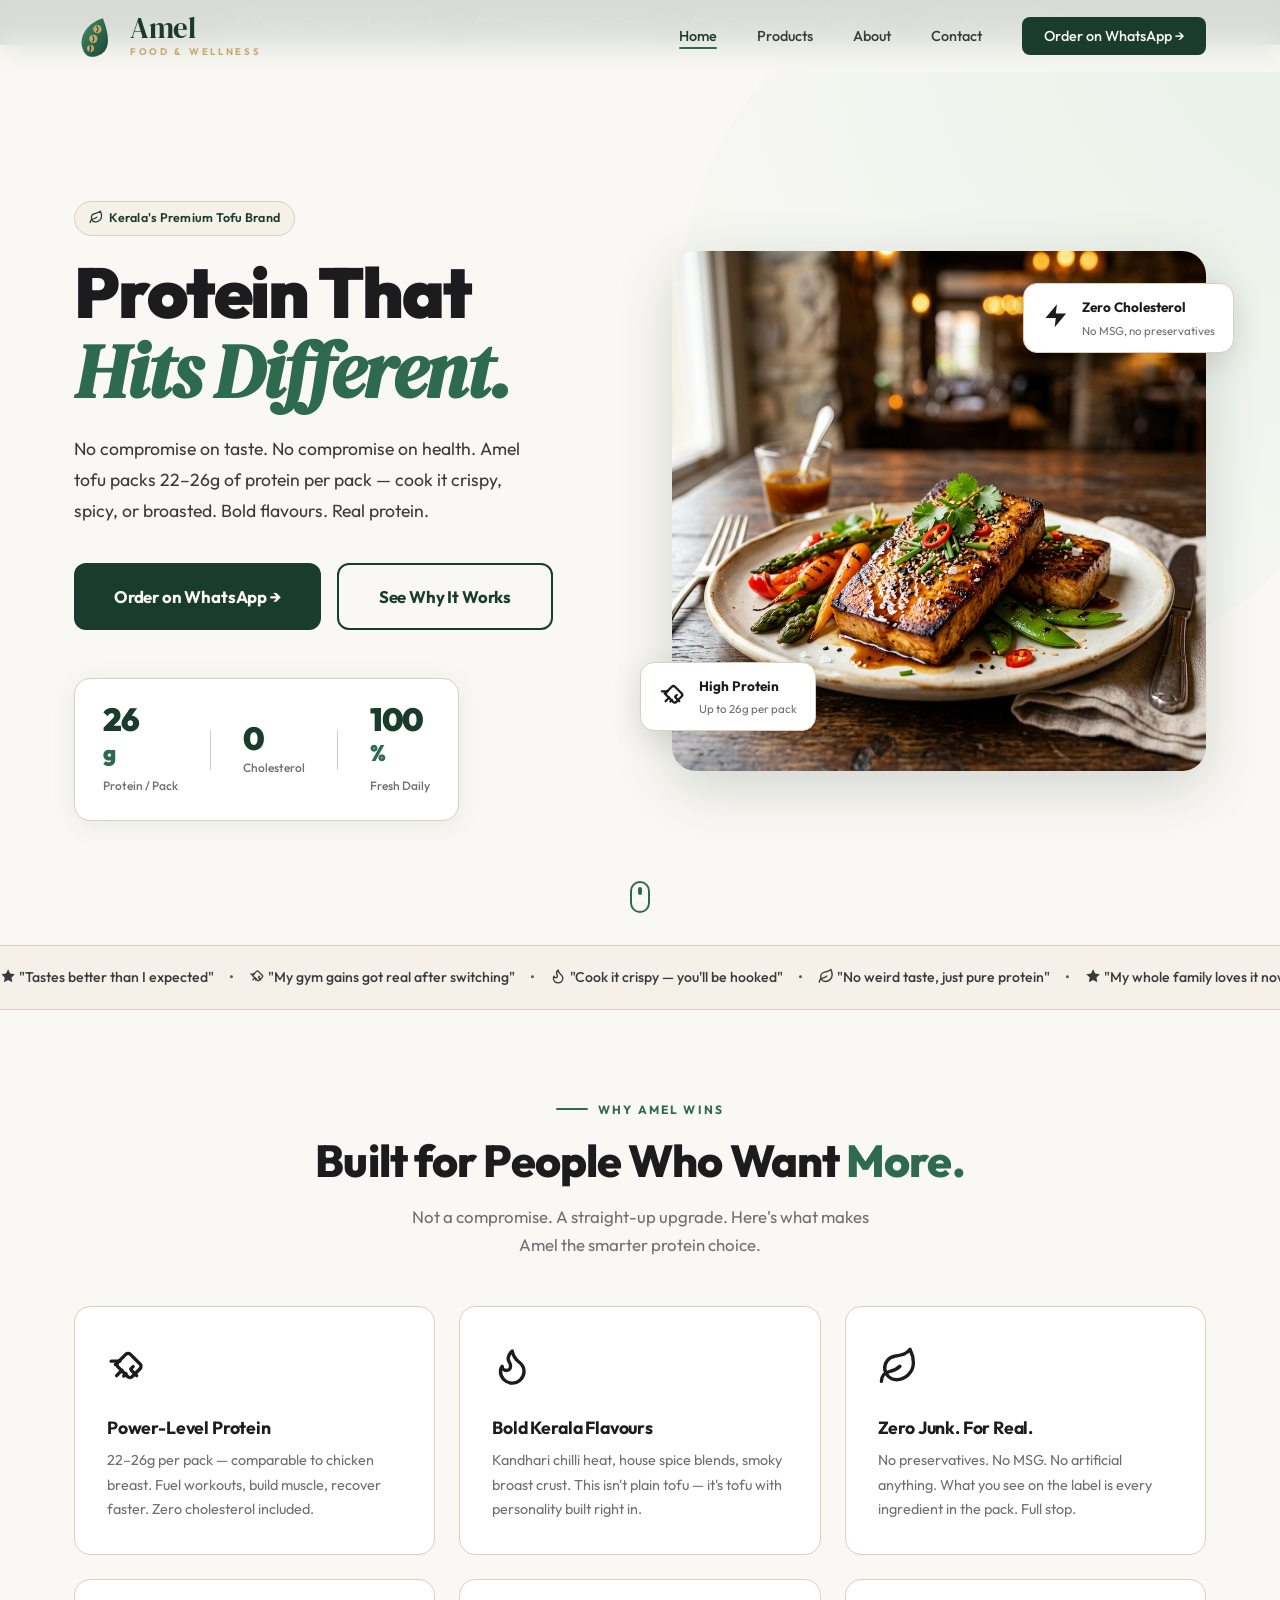
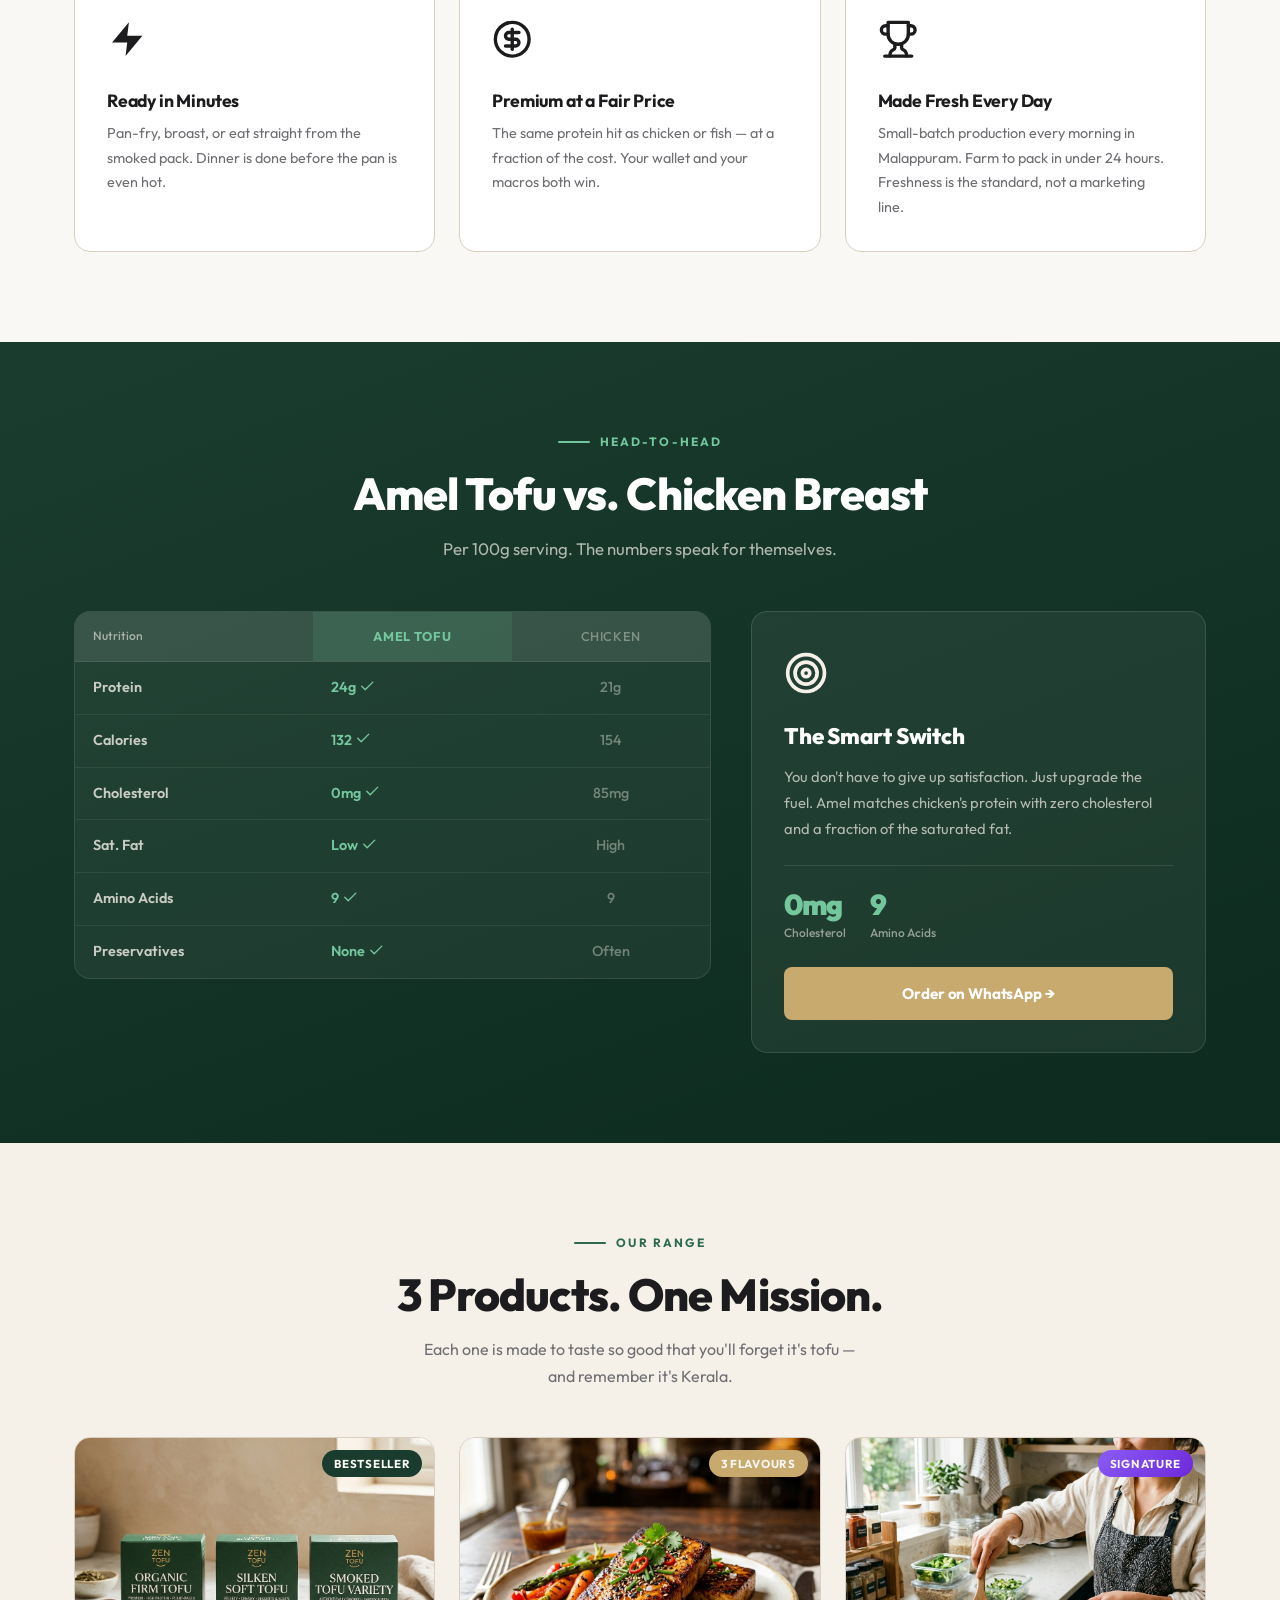
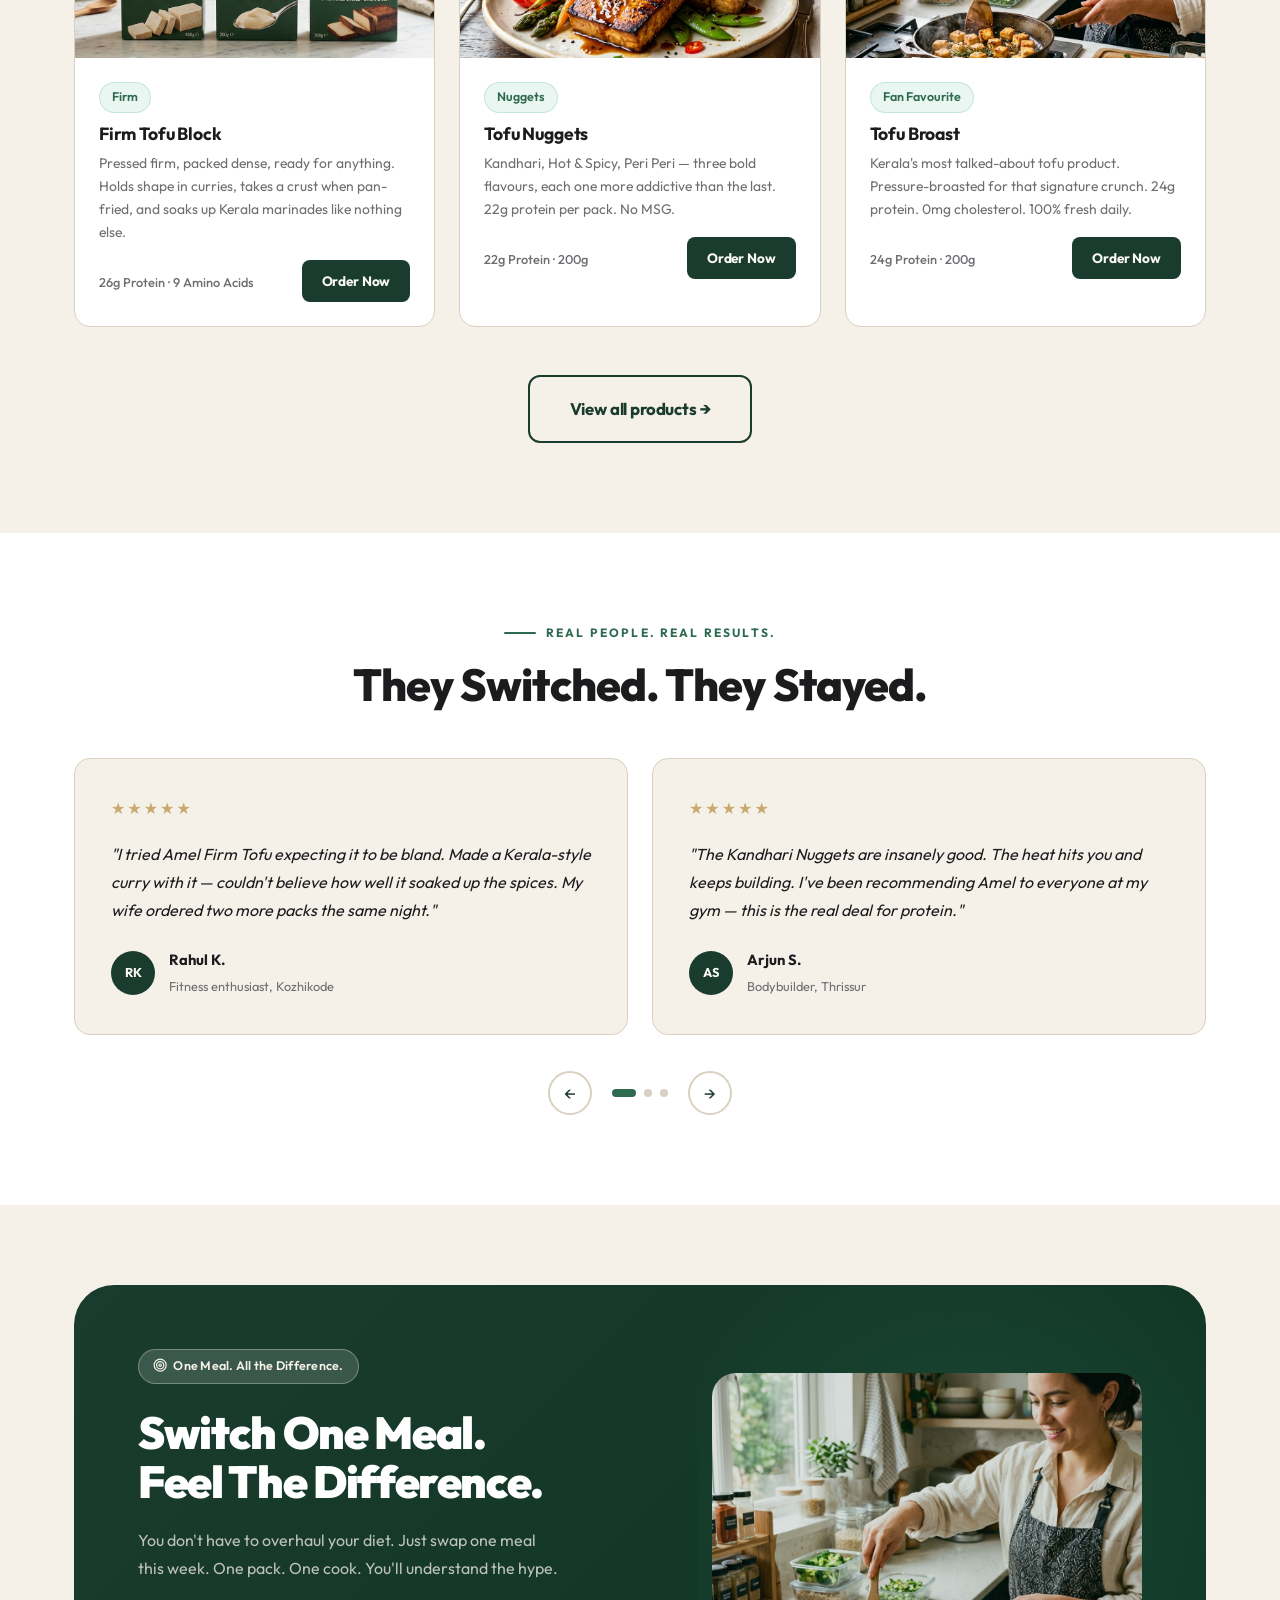
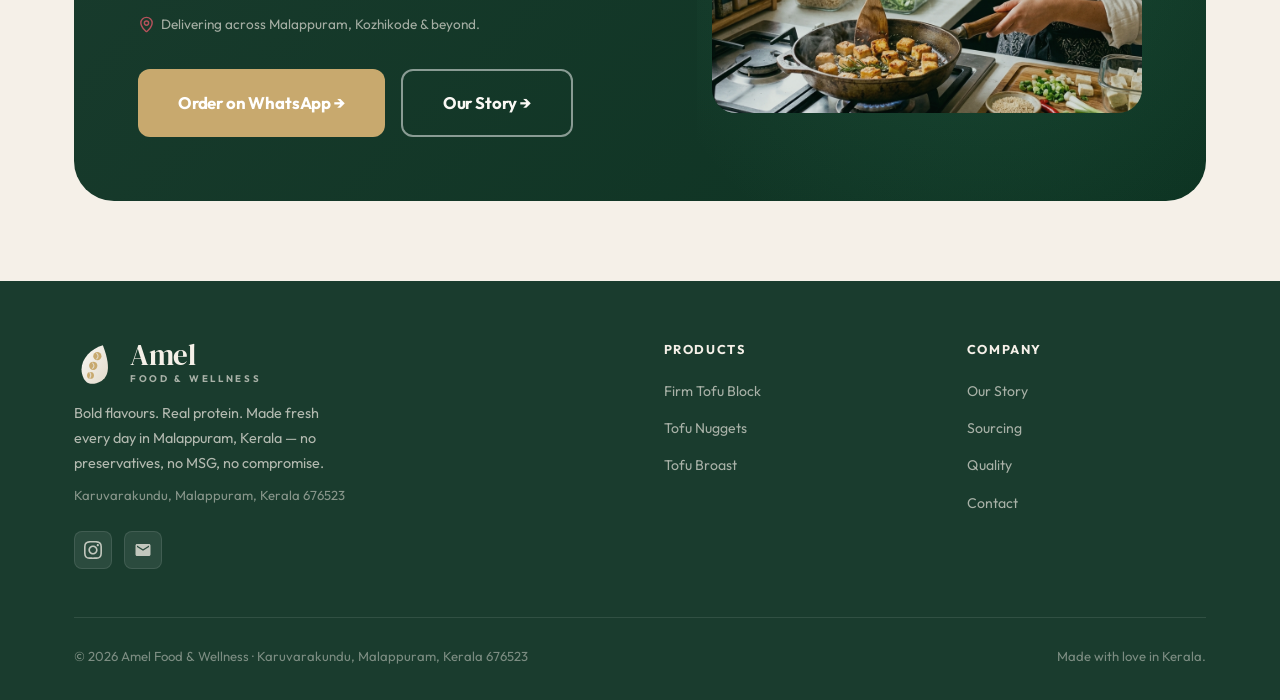
<file: index.html>
<!DOCTYPE html>
<html lang="en">
<head>
  <meta charset="UTF-8" />
  <meta name="viewport" content="width=device-width, initial-scale=1.0" />
  <title>Amel Food &amp; Wellness | Premium Tofu in Malappuram, Kerala</title>
  <meta name="description" content="Kerala's premium tofu brand. 22-26g of real protein per block. Made fresh daily in Karuvarakundu, Malappuram with zero preservatives and no MSG. Order via WhatsApp." />
  <link rel="icon" href="favicon.svg" type="image/svg+xml" />
  <link rel="icon" href="images/amel_logo.png" sizes="48x48" type="image/png" />
  <link rel="apple-touch-icon" href="images/amel_logo.png" />
  <link rel="shortcut icon" href="favicon.svg" />
  <link rel="stylesheet" href="style.css" />
  <link rel="stylesheet" href="home.css" />
  <link rel="canonical" href="https://amelfoodandwellnesscompany.in/" />
  <!-- OpenGraph Tags -->
  <meta property="og:title" content="Amel Food &amp; Wellness | Premium Tofu in Malappuram, Kerala" />
  <meta property="og:description" content="Kerala's premium tofu brand. 22-26g of real protein per block. Made fresh daily in Karuvarakundu, Malappuram with zero preservatives and no MSG." />
  <meta property="og:image" content="https://amelfoodandwellnesscompany.in/images/amel_seo_image.jpg" />
  <meta property="og:url" content="https://amelfoodandwellnesscompany.in/" />
  <meta property="og:type" content="website" />
  <meta name="twitter:card" content="summary_large_image" />
  
  <script type="application/ld+json">
  {
    "@context": "https://schema.org",
    "@type": "Organization",
    "name": "Amel Food & Wellness",
    "url": "https://amelfoodandwellnesscompany.in/",
    "logo": "https://amelfoodandwellnesscompany.in/images/amel_logo.png",
    "image": "https://amelfoodandwellnesscompany.in/images/amel_logo.png",
    "telephone": "+917025023108",
    "email": "amelfoodproducts@gmail.com",
    "address": {
      "@type": "PostalAddress",
      "streetAddress": "Karuvarakundu",
      "addressLocality": "Malappuram",
      "addressRegion": "Kerala",
      "postalCode": "676523",
      "addressCountry": "IN"
    },
    "sameAs": [
      "https://www.instagram.com/amelfoods.in"
    ]
  }
  </script>
  <script type="application/ld+json">
  {
    "@context": "https://schema.org",
    "@type": "WebSite",
    "name": "Amel Food & Wellness",
    "url": "https://amelfoodandwellnesscompany.in/"
  }
  </script>
</head>
<body>

  <!-- TRUST BAR -->
  <div class="trust-bar">
    <div class="trust-bar-inner">
      <div class="trust-bar-item"><svg class="inline-icon" viewBox="0 0 24 24"><polygon points="12 2 15.09 8.26 22 9.27 17 14.14 18.18 21.02 12 17.77 5.82 21.02 7 14.14 2 9.27 8.91 8.26 12 2"/></svg> <span>Kerala's Premium Tofu Brand</span></div>
      <div class="trust-bar-item"><svg class="inline-icon" viewBox="0 0 24 24"><polygon points="12 2 15.09 8.26 22 9.27 17 14.14 18.18 21.02 12 17.77 5.82 21.02 7 14.14 2 9.27 8.91 8.26 12 2"/></svg> <span>22&ndash;26g Protein Per Pack</span></div>
      <div class="trust-bar-item"><svg class="inline-icon" viewBox="0 0 24 24"><polygon points="12 2 15.09 8.26 22 9.27 17 14.14 18.18 21.02 12 17.77 5.82 21.02 7 14.14 2 9.27 8.91 8.26 12 2"/></svg> <span>No Preservatives. No MSG.</span></div>
      <div class="trust-bar-item"><svg class="inline-icon" viewBox="0 0 24 24"><polygon points="12 2 15.09 8.26 22 9.27 17 14.14 18.18 21.02 12 17.77 5.82 21.02 7 14.14 2 9.27 8.91 8.26 12 2"/></svg> <span>Made Fresh Daily</span></div>
    </div>
  </div>

  <!-- STICKY NAV -->
  <nav class="navbar" id="navbar">
    <div class="nav-inner">
      <a href="index.html" class="nav-logo" id="nav-logo">
        <img src="images/amel_icon.svg" class="nav-logo-icon" alt="" />
        <div class="nav-logo-text">
          <span class="nav-logo-main">Amel</span>
          <span class="nav-logo-sub">Food &amp; Wellness</span>
        </div>
      </a>
      <ul class="nav-links">
        <li><a href="index.html" class="active">Home</a></li>
        <li><a href="products.html">Products</a></li>
        <li><a href="about.html">About</a></li>
        <li><a href="contact.html">Contact</a></li>
        <li><a href="https://wa.me/917025023108?text=Hi%20Amel!%20I%27d%20like%20to%20order." target="_blank" rel="noopener" class="nav-cta">Order on WhatsApp &rarr;</a></li>
      </ul>
      <button class="nav-hamburger" id="hamburger" aria-label="Toggle menu">
        <span></span><span></span><span></span>
      </button>
    </div>
  </nav>

  <!-- Mobile Nav -->
  <div class="nav-mobile" id="nav-mobile">
    <ul>
      <li><a href="index.html">Home</a></li>
      <li><a href="products.html">Products</a></li>
      <li><a href="about.html">About</a></li>
      <li><a href="contact.html">Contact</a></li>
    </ul>
    <a href="https://wa.me/917025023108?text=Hi%20Amel!%20I%27d%20like%20to%20order." target="_blank" rel="noopener" class="btn btn-primary nav-cta">Order on WhatsApp &rarr;</a>
  </div>

  <main>

    <!-- HERO -->
    <section class="hero">
      <div class="hero-bg-shape"></div>
      <div class="container hero-grid">
        <div class="hero-content">
          <div class="badge reveal delay-1">
            <span><svg class="inline-icon" viewBox="0 0 24 24"><path d="M11 20A7 7 0 0 1 9.8 6.1C15.5 5 17 4.48 19 2c1 2 2 4.18 2 8 0 5.5-4.78 10-10 10Z"/><path d="M2 21c0-3 1.85-5.36 5.08-6C9.5 14.52 12 13 13 12"/></svg></span> Kerala's Premium Tofu Brand
          </div>
          <h1 class="hero-headline reveal delay-2">
            Protein That<br>
            <span class="hero-headline-accent display-serif">Hits Different.</span>
          </h1>
          <p class="hero-sub reveal delay-3">
            No compromise on taste. No compromise on health. Amel tofu packs 22&ndash;26g of protein per pack &mdash; cook it crispy, spicy, or broasted. Bold flavours. Real protein.
          </p>
          <div class="hero-actions reveal delay-4">
            <a href="https://wa.me/917025023108?text=Hi%20Amel!%20I%27d%20like%20to%20order%20tofu." target="_blank" rel="noopener" class="btn btn-primary btn-lg">Order on WhatsApp &rarr;</a>
            <a href="#benefits" class="btn btn-secondary btn-lg">See Why It Works</a>
          </div>
          <div class="hero-stats reveal delay-5">
            <div class="hero-stat">
              <span class="hero-stat-num" data-target="26">0</span><span>g</span>
              <span class="hero-stat-label">Protein / Pack</span>
            </div>
            <div class="hero-stat-divider"></div>
            <div class="hero-stat">
              <span class="hero-stat-num" data-target="0">0</span><span></span>
              <span class="hero-stat-label">Cholesterol</span>
            </div>
            <div class="hero-stat-divider"></div>
            <div class="hero-stat">
              <span class="hero-stat-num" data-target="100">0</span><span>%</span>
              <span class="hero-stat-label">Fresh Daily</span>
            </div>
          </div>
        </div>
        <div class="hero-visual reveal-right delay-2">
          <div class="hero-image-wrap">
            <img src="images/hero_tofu.png" alt="Premium Amel Tofu Dish" class="hero-img" />
            <div class="hero-float-card hero-float-1">
              <span class="hero-float-icon"><svg class="inline-icon" viewBox="0 0 24 24"><path d="m14.4 14.4 3.2 3.2"/><path d="M2.5 9h5"/><path d="m5 11 2-2"/><path d="m8.9 14.4-3.2 3.2"/><path d="m9.9 17.8 1.4-1.4"/><path d="m15.5 12.2-1.4 1.4"/><path d="m11.1 5-4.6 4.6a2 2 0 0 0 0 2.8l5.7 5.7a2 2 0 0 0 2.8 0l4.6-4.6a2 2 0 0 0 0-2.8l-5.7-5.7a2 2 0 0 0-2.8 0Z"/></svg></span>
              <div>
                <div class="hero-float-title">High Protein</div>
                <div class="hero-float-sub">Up to 26g per pack</div>
              </div>
            </div>
            <div class="hero-float-card hero-float-2">
              <span class="hero-float-icon"><svg class="inline-icon" viewBox="0 0 24 24" fill="currentColor"><polygon points="13 2 3 14 12 14 11 22 21 10 12 10 13 2"/></svg></span>
              <div>
                <div class="hero-float-title">Zero Cholesterol</div>
                <div class="hero-float-sub">No MSG, no preservatives</div>
              </div>
            </div>
          </div>
        </div>
      </div>
      <div class="hero-scroll-indicator">
        <div class="scroll-dot"></div>
      </div>
    </section>

    <!-- TICKER -->
    <section class="ticker-section">
      <div class="ticker-track">
        <div class="ticker-inner" id="ticker">
          <span class="ticker-item"><svg class="inline-icon" viewBox="0 0 24 24" fill="currentColor"><polygon points="12 2 15.09 8.26 22 9.27 17 14.14 18.18 21.02 12 17.77 5.82 21.02 7 14.14 2 9.27 8.91 8.26 12 2"/></svg> "Tastes better than I expected"</span>
          <span class="ticker-sep">&middot;</span>
          <span class="ticker-item"><svg class="inline-icon" viewBox="0 0 24 24"><path d="m14.4 14.4 3.2 3.2"/><path d="M2.5 9h5"/><path d="m5 11 2-2"/><path d="m8.9 14.4-3.2 3.2"/><path d="m9.9 17.8 1.4-1.4"/><path d="m15.5 12.2-1.4 1.4"/><path d="m11.1 5-4.6 4.6a2 2 0 0 0 0 2.8l5.7 5.7a2 2 0 0 0 2.8 0l4.6-4.6a2 2 0 0 0 0-2.8l-5.7-5.7a2 2 0 0 0-2.8 0Z"/></svg> "My gym gains got real after switching"</span>
          <span class="ticker-sep">&middot;</span>
          <span class="ticker-item"><svg class="inline-icon" viewBox="0 0 24 24"><path d="M8.5 14.5A2.5 2.5 0 0 0 11 12c0-1.38-.5-2-1-3-1.072-2.143-.224-4.054 2-6 .5 2.5 2 4.9 4 6.5 2 1.6 3 3.5 3 5.5a7 7 0 1 1-14 0c0-1.153.433-2.294 1-3a2.5 2.5 0 0 0 2.5 2.5z"/></svg> "Cook it crispy &mdash; you'll be hooked"</span>
          <span class="ticker-sep">&middot;</span>
          <span class="ticker-item"><svg class="inline-icon" viewBox="0 0 24 24"><path d="M11 20A7 7 0 0 1 9.8 6.1C15.5 5 17 4.48 19 2c1 2 2 4.18 2 8 0 5.5-4.78 10-10 10Z"/><path d="M2 21c0-3 1.85-5.36 5.08-6C9.5 14.52 12 13 13 12"/></svg> "No weird taste, just pure protein"</span>
          <span class="ticker-sep">&middot;</span>
          <span class="ticker-item"><svg class="inline-icon" viewBox="0 0 24 24" fill="currentColor"><polygon points="12 2 15.09 8.26 22 9.27 17 14.14 18.18 21.02 12 17.77 5.82 21.02 7 14.14 2 9.27 8.91 8.26 12 2"/></svg> "My whole family loves it now"</span>
          <span class="ticker-sep">&middot;</span>
          <span class="ticker-item"><svg class="inline-icon" viewBox="0 0 24 24"><path d="M7 20h10"/><path d="M10 20c5.5-2.5.8-6.4 3-10"/><path d="M9.5 9.4c1.1.8 1.8 2.2 2.3 3.7-2 .4-3.5.4-4.8-.3-1.2-.6-2.3-1.9-3-4.2 2.8-.5 4.4 0 5.5.8z"/><path d="M14.1 6a7 7 0 0 0-1.1 4c1.9-.1 3.3-.6 4.3-1.4 1-1 1.6-2.3 1.7-4.6-2.7.1-4 1-4.9 2z"/></svg> "Kandhari nuggets are dangerously good"</span>
          <span class="ticker-sep">&middot;</span>
          <span class="ticker-item"><svg class="inline-icon" viewBox="0 0 24 24"><path d="M6 9H4.5a2.5 2.5 0 0 1 0-5H6"/><path d="M18 9h1.5a2.5 2.5 0 0 0 0-5H18"/><path d="M4 22h16"/><path d="M10 14.66V17c0 .55-.47.98-.97 1.21C7.85 18.75 7 20.24 7 22"/><path d="M14 14.66V17c0 .55.47.98.97 1.21C16.15 18.75 17 20.24 17 22"/><path d="M18 2H6v7a6 6 0 0 0 12 0V2Z"/></svg> "Best tofu in Kerala, period"</span>
          <span class="ticker-sep">&middot;</span>
          <!-- Duplicate for seamless loop -->
          <span class="ticker-item"><svg class="inline-icon" viewBox="0 0 24 24" fill="currentColor"><polygon points="12 2 15.09 8.26 22 9.27 17 14.14 18.18 21.02 12 17.77 5.82 21.02 7 14.14 2 9.27 8.91 8.26 12 2"/></svg> "Tastes better than I expected"</span>
          <span class="ticker-sep">&middot;</span>
          <span class="ticker-item"><svg class="inline-icon" viewBox="0 0 24 24"><path d="m14.4 14.4 3.2 3.2"/><path d="M2.5 9h5"/><path d="m5 11 2-2"/><path d="m8.9 14.4-3.2 3.2"/><path d="m9.9 17.8 1.4-1.4"/><path d="m15.5 12.2-1.4 1.4"/><path d="m11.1 5-4.6 4.6a2 2 0 0 0 0 2.8l5.7 5.7a2 2 0 0 0 2.8 0l4.6-4.6a2 2 0 0 0 0-2.8l-5.7-5.7a2 2 0 0 0-2.8 0Z"/></svg> "My gym gains got real after switching"</span>
          <span class="ticker-sep">&middot;</span>
          <span class="ticker-item"><svg class="inline-icon" viewBox="0 0 24 24"><path d="M8.5 14.5A2.5 2.5 0 0 0 11 12c0-1.38-.5-2-1-3-1.072-2.143-.224-4.054 2-6 .5 2.5 2 4.9 4 6.5 2 1.6 3 3.5 3 5.5a7 7 0 1 1-14 0c0-1.153.433-2.294 1-3a2.5 2.5 0 0 0 2.5 2.5z"/></svg> "Cook it crispy &mdash; you'll be hooked"</span>
          <span class="ticker-sep">&middot;</span>
          <span class="ticker-item"><svg class="inline-icon" viewBox="0 0 24 24"><path d="M11 20A7 7 0 0 1 9.8 6.1C15.5 5 17 4.48 19 2c1 2 2 4.18 2 8 0 5.5-4.78 10-10 10Z"/><path d="M2 21c0-3 1.85-5.36 5.08-6C9.5 14.52 12 13 13 12"/></svg> "No weird taste, just pure protein"</span>
          <span class="ticker-sep">&middot;</span>
          <span class="ticker-item"><svg class="inline-icon" viewBox="0 0 24 24" fill="currentColor"><polygon points="12 2 15.09 8.26 22 9.27 17 14.14 18.18 21.02 12 17.77 5.82 21.02 7 14.14 2 9.27 8.91 8.26 12 2"/></svg> "My whole family loves it now"</span>
          <span class="ticker-sep">&middot;</span>
          <span class="ticker-item"><svg class="inline-icon" viewBox="0 0 24 24"><path d="M7 20h10"/><path d="M10 20c5.5-2.5.8-6.4 3-10"/><path d="M9.5 9.4c1.1.8 1.8 2.2 2.3 3.7-2 .4-3.5.4-4.8-.3-1.2-.6-2.3-1.9-3-4.2 2.8-.5 4.4 0 5.5.8z"/><path d="M14.1 6a7 7 0 0 0-1.1 4c1.9-.1 3.3-.6 4.3-1.4 1-1 1.6-2.3 1.7-4.6-2.7.1-4 1-4.9 2z"/></svg> "Kandhari nuggets are dangerously good"</span>
          <span class="ticker-sep">&middot;</span>
          <span class="ticker-item"><svg class="inline-icon" viewBox="0 0 24 24"><path d="M6 9H4.5a2.5 2.5 0 0 1 0-5H6"/><path d="M18 9h1.5a2.5 2.5 0 0 0 0-5H18"/><path d="M4 22h16"/><path d="M10 14.66V17c0 .55-.47.98-.97 1.21C7.85 18.75 7 20.24 7 22"/><path d="M14 14.66V17c0 .55.47.98.97 1.21C16.15 18.75 17 20.24 17 22"/><path d="M18 2H6v7a6 6 0 0 0 12 0V2Z"/></svg> "Best tofu in Kerala, period"</span>
          <span class="ticker-sep">&middot;</span>
        </div>
      </div>
    </section>

    <!-- BENEFITS -->
    <section class="section-pad" id="benefits" style="background: var(--cream);">
      <div class="container">
        <div class="text-center mb-48">
          <div class="section-label" style="justify-content: center;">Why Amel Wins</div>
          <h2 style="font-size: clamp(2rem, 4vw, 2.8rem); font-weight: 800; margin-top: 16px;" class="reveal">Built for People Who Want <span class="text-green">More.</span></h2>
          <p class="text-muted mt-16 reveal" style="max-width: 480px; margin-left: auto; margin-right: auto; font-size: 1.05rem;">Not a compromise. A straight-up upgrade. Here's what makes Amel the smarter protein choice.</p>
        </div>
        <div class="benefits-grid">
          <div class="benefit-card reveal delay-1">
            <div class="benefit-icon"><svg class="inline-icon" viewBox="0 0 24 24"><path d="m14.4 14.4 3.2 3.2"/><path d="M2.5 9h5"/><path d="m5 11 2-2"/><path d="m8.9 14.4-3.2 3.2"/><path d="m9.9 17.8 1.4-1.4"/><path d="m15.5 12.2-1.4 1.4"/><path d="m11.1 5-4.6 4.6a2 2 0 0 0 0 2.8l5.7 5.7a2 2 0 0 0 2.8 0l4.6-4.6a2 2 0 0 0 0-2.8l-5.7-5.7a2 2 0 0 0-2.8 0Z"/></svg></div>
            <h3>Power-Level Protein</h3>
            <p>22&ndash;26g per pack &mdash; comparable to chicken breast. Fuel workouts, build muscle, recover faster. Zero cholesterol included.</p>
          </div>
          <div class="benefit-card reveal delay-2">
            <div class="benefit-icon"><svg class="inline-icon" viewBox="0 0 24 24"><path d="M8.5 14.5A2.5 2.5 0 0 0 11 12c0-1.38-.5-2-1-3-1.072-2.143-.224-4.054 2-6 .5 2.5 2 4.9 4 6.5 2 1.6 3 3.5 3 5.5a7 7 0 1 1-14 0c0-1.153.433-2.294 1-3a2.5 2.5 0 0 0 2.5 2.5z"/></svg></div>
            <h3>Bold Kerala Flavours</h3>
            <p>Kandhari chilli heat, house spice blends, smoky broast crust. This isn't plain tofu &mdash; it's tofu with personality built right in.</p>
          </div>
          <div class="benefit-card reveal delay-3">
            <div class="benefit-icon"><svg class="inline-icon" viewBox="0 0 24 24"><path d="M11 20A7 7 0 0 1 9.8 6.1C15.5 5 17 4.48 19 2c1 2 2 4.18 2 8 0 5.5-4.78 10-10 10Z"/><path d="M2 21c0-3 1.85-5.36 5.08-6C9.5 14.52 12 13 13 12"/></svg></div>
            <h3>Zero Junk. For Real.</h3>
            <p>No preservatives. No MSG. No artificial anything. What you see on the label is every ingredient in the pack. Full stop.</p>
          </div>
          <div class="benefit-card reveal delay-4">
            <div class="benefit-icon"><svg class="inline-icon" viewBox="0 0 24 24" fill="currentColor"><polygon points="13 2 3 14 12 14 11 22 21 10 12 10 13 2"/></svg></div>
            <h3>Ready in Minutes</h3>
            <p>Pan-fry, broast, or eat straight from the smoked pack. Dinner is done before the pan is even hot.</p>
          </div>
          <div class="benefit-card reveal delay-1">
            <div class="benefit-icon"><svg class="inline-icon" viewBox="0 0 24 24"><circle cx="12" cy="12" r="10"/><path d="M16 8h-6a2 2 0 1 0 0 4h4a2 2 0 1 1 0 4H8"/><path d="M12 18V6"/></svg></div>
            <h3>Premium at a Fair Price</h3>
            <p>The same protein hit as chicken or fish &mdash; at a fraction of the cost. Your wallet and your macros both win.</p>
          </div>
          <div class="benefit-card reveal delay-2">
            <div class="benefit-icon"><svg class="inline-icon" viewBox="0 0 24 24"><path d="M6 9H4.5a2.5 2.5 0 0 1 0-5H6"/><path d="M18 9h1.5a2.5 2.5 0 0 0 0-5H18"/><path d="M4 22h16"/><path d="M10 14.66V17c0 .55-.47.98-.97 1.21C7.85 18.75 7 20.24 7 22"/><path d="M14 14.66V17c0 .55.47.98.97 1.21C16.15 18.75 17 20.24 17 22"/><path d="M18 2H6v7a6 6 0 0 0 12 0V2Z"/></svg></div>
            <h3>Made Fresh Every Day</h3>
            <p>Small-batch production every morning in Malappuram. Farm to pack in under 24 hours. Freshness is the standard, not a marketing line.</p>
          </div>
        </div>
      </div>
    </section>

    <!-- COMPARISON -->
    <section class="section-pad comparison-section">
      <div class="container">
        <div class="comparison-header text-center mb-48">
          <div class="section-label" style="justify-content: center;" class="reveal">Head-to-Head</div>
          <h2 style="font-size: clamp(2rem, 4vw, 2.8rem); font-weight: 800; margin-top: 16px;" class="reveal">Amel Tofu vs. Chicken Breast</h2>
          <p style="max-width: 520px; margin: 16px auto 0; font-size: 1.05rem; color: rgba(245,240,232,0.7);">Per 100g serving. The numbers speak for themselves.</p>
        </div>
        <div class="comparison-grid">
          <div class="comparison-table reveal-left">
            <div class="compare-row compare-header-row">
              <div class="compare-metric">Nutrition</div>
              <div class="compare-col compare-col-amel">Amel Tofu</div>
              <div class="compare-col compare-col-chicken">Chicken</div>
            </div>
            <div class="compare-row">
              <div class="compare-metric">Protein</div>
              <div class="compare-col compare-col-amel winner"><span class="count-up" data-target="26">0</span>g <svg class="inline-icon" viewBox="0 0 24 24"><path d="M20 6 9 17l-5-5"/></svg></div>
              <div class="compare-col compare-col-chicken"><span class="count-up" data-target="23">0</span>g</div>
            </div>
            <div class="compare-row">
              <div class="compare-metric">Calories</div>
              <div class="compare-col compare-col-amel winner"><span class="count-up" data-target="142">0</span> <svg class="inline-icon" viewBox="0 0 24 24"><path d="M20 6 9 17l-5-5"/></svg></div>
              <div class="compare-col compare-col-chicken"><span class="count-up" data-target="165">0</span></div>
            </div>
            <div class="compare-row">
              <div class="compare-metric">Cholesterol</div>
              <div class="compare-col compare-col-amel winner">0mg <svg class="inline-icon" viewBox="0 0 24 24"><path d="M20 6 9 17l-5-5"/></svg></div>
              <div class="compare-col compare-col-chicken">85mg</div>
            </div>
            <div class="compare-row">
              <div class="compare-metric">Sat. Fat</div>
              <div class="compare-col compare-col-amel winner">Low <svg class="inline-icon" viewBox="0 0 24 24"><path d="M20 6 9 17l-5-5"/></svg></div>
              <div class="compare-col compare-col-chicken">High</div>
            </div>
            <div class="compare-row">
              <div class="compare-metric">Amino Acids</div>
              <div class="compare-col compare-col-amel winner">9 <svg class="inline-icon" viewBox="0 0 24 24"><path d="M20 6 9 17l-5-5"/></svg></div>
              <div class="compare-col compare-col-chicken">9</div>
            </div>
            <div class="compare-row">
              <div class="compare-metric">Preservatives</div>
              <div class="compare-col compare-col-amel winner">None <svg class="inline-icon" viewBox="0 0 24 24"><path d="M20 6 9 17l-5-5"/></svg></div>
              <div class="compare-col compare-col-chicken">Often</div>
            </div>
          </div>
          <div class="comparison-aside reveal-right delay-2">
            <div class="comparison-verdict">
              <div class="verdict-icon"><svg class="inline-icon" viewBox="0 0 24 24"><circle cx="12" cy="12" r="10"/><circle cx="12" cy="12" r="6"/><circle cx="12" cy="12" r="2"/></svg></div>
              <h3>The Smart Switch</h3>
              <p>You don't have to give up satisfaction. Just upgrade the fuel. Amel matches chicken's protein with zero cholesterol and a fraction of the saturated fat.</p>
              <div class="verdict-stats">
                <div class="verdict-stat">
                  <strong>0mg</strong><span>Cholesterol</span>
                </div>
                <div class="verdict-stat">
                  <strong>9</strong><span>Amino Acids</span>
                </div>
              </div>
              <a href="https://wa.me/917025023108?text=Hi!%20I%27d%20like%20to%20try%20Amel%20Tofu." target="_blank" rel="noopener" class="btn btn-gold mt-24" style="width: 100%; justify-content: center;">Order on WhatsApp &rarr;</a>
            </div>
          </div>
        </div>
      </div>
    </section>

    <!-- PRODUCT PREVIEW -->
    <section class="section-pad" style="background: var(--beige);">
      <div class="container">
        <div class="text-center mb-48">
          <div class="section-label" style="justify-content: center;" class="reveal">Our Range</div>
          <h2 style="font-size: clamp(2rem, 4vw, 2.8rem); font-weight: 800; margin-top: 16px;" class="reveal">3 Products. One Mission.</h2>
          <p class="text-muted mt-16 reveal" style="max-width: 440px; margin-left: auto; margin-right: auto;">Each one is made to taste so good that you'll forget it's tofu &mdash; and remember it's Kerala.</p>
        </div>
        <div class="products-preview-grid">
          <div class="product-preview-card reveal delay-1" onclick="window.location.href='products.html'" style="cursor: pointer;">
            <div class="product-preview-img-wrap">
              <img src="images/products_lineup.png" alt="Amel Firm Tofu Block" />
              <div class="product-preview-tag">Bestseller</div>
            </div>
            <div class="product-preview-info">
              <span class="chip">Firm</span>
              <h3><a href="products.html" style="text-decoration:none; color:inherit;">Firm Tofu Block</a></h3>
              <p>Pressed firm, packed dense, ready for anything. Holds shape in curries, takes a crust when pan-fried, and soaks up Kerala marinades like nothing else.</p>
              <div class="product-preview-footer">
                <div class="product-price"><span>26g Protein &middot; 9 Amino Acids</span></div>
                <a href="https://wa.me/917025023108?text=Hi!%20I%27d%20like%20to%20order%20Firm%20Tofu%20Block." target="_blank" rel="noopener" class="btn btn-primary btn-sm" onclick="event.stopPropagation();">Order Now</a>
              </div>
            </div>
          </div>
          <div class="product-preview-card reveal delay-2" onclick="window.location.href='products.html#nuggets-section'" style="cursor: pointer;">
            <div class="product-preview-img-wrap">
              <img src="images/hero_tofu.png" alt="Amel Tofu Nuggets" />
              <div class="product-preview-tag fresh">3 Flavours</div>
            </div>
            <div class="product-preview-info">
              <span class="chip">Nuggets</span>
              <h3><a href="products.html#nuggets-section" style="text-decoration:none; color:inherit;">Tofu Nuggets</a></h3>
              <p>Kandhari, Hot &amp; Spicy, Peri Peri &mdash; three bold flavours, each one more addictive than the last. 22g protein per pack. No MSG.</p>
              <div class="product-preview-footer">
                <div class="product-price"><span>22g Protein &middot; 200g</span></div>
                <a href="https://wa.me/917025023108?text=Hi!%20I%27d%20like%20to%20order%20Tofu%20Nuggets." target="_blank" rel="noopener" class="btn btn-primary btn-sm" onclick="event.stopPropagation();">Order Now</a>
              </div>
            </div>
          </div>
          <div class="product-preview-card reveal delay-3" onclick="window.location.href='products.html'" style="cursor: pointer;">
            <div class="product-preview-img-wrap">
              <img src="images/cooking_lifestyle.png" alt="Amel Tofu Broast" />
              <div class="product-preview-tag premium">Signature</div>
            </div>
            <div class="product-preview-info">
              <span class="chip">Fan Favourite</span>
              <h3><a href="products.html" style="text-decoration:none; color:inherit;">Tofu Broast</a></h3>
              <p>Kerala's most talked-about tofu product. Pressure-broasted for that signature crunch. 24g protein. 0mg cholesterol. 100% fresh daily.</p>
              <div class="product-preview-footer">
                <div class="product-price"><span>24g Protein &middot; 200g</span></div>
                <a href="https://wa.me/917025023108?text=Hi!%20I%27d%20like%20to%20order%20Tofu%20Broast." target="_blank" rel="noopener" class="btn btn-primary btn-sm" onclick="event.stopPropagation();">Order Now</a>
              </div>
            </div>
          </div>
        </div>
        <div class="text-center mt-48 reveal">
          <a href="products.html" class="btn btn-secondary btn-lg">View all products &rarr;</a>
        </div>
      </div>
    </section>

    <!-- TESTIMONIALS -->
    <section class="section-pad testimonials-section">
      <div class="container">
        <div class="text-center mb-48">
          <div class="section-label" style="justify-content: center;" class="reveal">Real People. Real Results.</div>
          <h2 style="font-size: clamp(2rem, 4vw, 2.8rem); font-weight: 800; margin-top: 16px;" class="reveal">They Switched. They Stayed.</h2>
        </div>
        <div class="testimonial-slider" id="testimonialSlider">
          <div class="testimonial-track" id="testimonialTrack">
            <div class="testimonial-card">
              <div class="testimonial-stars">&#9733;&#9733;&#9733;&#9733;&#9733;</div>
              <blockquote>"I tried Amel Firm Tofu expecting it to be bland. Made a Kerala-style curry with it &mdash; couldn't believe how well it soaked up the spices. My wife ordered two more packs the same night."</blockquote>
              <div class="testimonial-author">
                <div class="testimonial-avatar">RK</div>
                <div>
                  <strong>Rahul K.</strong>
                  <span>Fitness enthusiast, Kozhikode</span>
                </div>
              </div>
            </div>
            <div class="testimonial-card">
              <div class="testimonial-stars">&#9733;&#9733;&#9733;&#9733;&#9733;</div>
              <blockquote>"The Kandhari Nuggets are insanely good. The heat hits you and keeps building. I've been recommending Amel to everyone at my gym &mdash; this is the real deal for protein."</blockquote>
              <div class="testimonial-author">
                <div class="testimonial-avatar">AS</div>
                <div>
                  <strong>Arjun S.</strong>
                  <span>Bodybuilder, Thrissur</span>
                </div>
              </div>
            </div>
            <div class="testimonial-card">
              <div class="testimonial-stars">&#9733;&#9733;&#9733;&#9733;&#9733;</div>
              <blockquote>"My husband said 'I don't eat tofu.' He tried the Tofu Broast. He literally asked me to order more before finishing his first one. Now we're a weekly customer."</blockquote>
              <div class="testimonial-author">
                <div class="testimonial-avatar">PM</div>
                <div>
                  <strong>Priya M.</strong>
                  <span>Home cook, Malappuram</span>
                </div>
              </div>
            </div>
            <div class="testimonial-card">
              <div class="testimonial-stars">&#9733;&#9733;&#9733;&#9733;&#9733;</div>
              <blockquote>"Peri Peri Nuggets have become my go-to post-workout meal. 22g protein, tastes incredible, nothing artificial. I've replaced chicken three days a week and I feel great."</blockquote>
              <div class="testimonial-author">
                <div class="testimonial-avatar">NK</div>
                <div>
                  <strong>Nidhin K.</strong>
                  <span>Marathon runner, Calicut</span>
                </div>
              </div>
            </div>
          </div>
          <div class="slider-controls">
            <button class="slider-btn" id="sliderPrev" aria-label="Previous">&larr;</button>
            <div class="slider-dots" id="sliderDots"></div>
            <button class="slider-btn" id="sliderNext" aria-label="Next">&rarr;</button>
          </div>
        </div>
      </div>
    </section>

    <!-- FINAL CTA -->
    <section class="final-cta-section">
      <div class="container">
        <div class="final-cta-card reveal">
          <div class="final-cta-content">
            <div class="badge" style="background: rgba(255,255,255,0.15); border-color: rgba(255,255,255,0.3); color: var(--beige);">
              <span><svg class="inline-icon" viewBox="0 0 24 24"><circle cx="12" cy="12" r="10"/><circle cx="12" cy="12" r="6"/><circle cx="12" cy="12" r="2"/></svg></span> One Meal. All the Difference.
            </div>
            <h2 class="final-cta-headline">Switch One Meal.<br>Feel The Difference.</h2>
            <p>You don't have to overhaul your diet. Just swap one meal this week. One pack. One cook. You'll understand the hype.</p>
            <p style="font-size:0.85rem; opacity:0.85; margin-top:-8px; display: inline-flex; align-items: center; gap: 6px;"><svg class="inline-icon" viewBox="0 0 24 24" style="color: #d15664; width: 1.25em; height: 1.25em;"><path d="M20 10c0 4.993-5.539 10.193-7.399 11.799a1 1 0 0 1-1.202 0C9.539 20.193 4 14.993 4 10a8 8 0 0 1 16 0"/><circle cx="12" cy="10" r="3"/></svg> Delivering across Malappuram, Kozhikode &amp; beyond.</p>
            <div class="final-cta-actions">
              <a href="https://wa.me/917025023108?text=Hi%20Amel!%20I%27d%20like%20to%20order." target="_blank" rel="noopener" class="btn btn-gold btn-lg">Order on WhatsApp &rarr;</a>
              <a href="about.html" class="btn btn-ghost btn-lg">Our Story &rarr;</a>
            </div>
          </div>
          <div class="final-cta-image">
            <img src="images/cooking_lifestyle.png" alt="Cooking Amel Tofu" />
          </div>
        </div>
      </div>
    </section>

  </main>

  <!-- FOOTER -->
  <footer class="footer">
    <div class="container">
      <div class="footer-grid">
        <div class="footer-brand">
          <a href="index.html" class="nav-logo" style="margin-bottom:16px; display:inline-flex;">
            <img src="images/amel_icon_light.svg" class="nav-logo-icon" alt="" />
        <div class="nav-logo-text">
          <span class="nav-logo-main">Amel</span>
          <span class="nav-logo-sub">Food &amp; Wellness</span>
        </div>
          </a>
          <p>Bold flavours. Real protein. Made fresh every day in Malappuram, Kerala &mdash; no preservatives, no MSG, no compromise.</p>
          <p style="font-size:0.82rem; color:rgba(245,240,232,0.5); margin-top:8px;">Karuvarakundu, Malappuram, Kerala 676523</p>
          <div class="footer-socials">
            <a href="https://www.instagram.com/amelfoods.in" target="_blank" rel="noopener" class="footer-social-btn" title="Instagram @amelfoods.in">
              <svg width="18" height="18" viewBox="0 0 24 24" fill="currentColor"><path d="M12 2.163c3.204 0 3.584.012 4.85.07 3.252.148 4.771 1.691 4.919 4.919.058 1.265.069 1.645.069 4.849 0 3.205-.012 3.584-.069 4.849-.149 3.225-1.664 4.771-4.919 4.919-1.266.058-1.644.07-4.85.07-3.204 0-3.584-.012-4.849-.07-3.26-.149-4.771-1.699-4.919-4.92-.058-1.265-.07-1.644-.07-4.849 0-3.204.013-3.583.07-4.849.149-3.227 1.664-4.771 4.919-4.919 1.266-.057 1.645-.069 4.849-.069zm0-2.163c-3.259 0-3.667.014-4.947.072-4.358.2-6.78 2.618-6.98 6.98-.059 1.281-.073 1.689-.073 4.948 0 3.259.014 3.668.072 4.948.2 4.358 2.618 6.78 6.98 6.98 1.281.058 1.689.072 4.948.072 3.259 0 3.668-.014 4.948-.072 4.354-.2 6.782-2.618 6.979-6.98.059-1.28.073-1.689.073-4.948 0-3.259-.014-3.667-.072-4.947-.196-4.354-2.617-6.78-6.979-6.98-1.281-.059-1.69-.073-4.949-.073zm0 5.838c-3.403 0-6.162 2.759-6.162 6.162s2.759 6.163 6.162 6.163 6.162-2.759 6.162-6.163c0-3.403-2.759-6.162-6.162-6.162zm0 10.162c-2.209 0-4-1.79-4-4 0-2.209 1.791-4 4-4s4 1.791 4 4c0 2.21-1.791 4-4 4zm6.406-11.845c-.796 0-1.441.645-1.441 1.44s.645 1.44 1.441 1.44c.795 0 1.439-.645 1.439-1.44s-.644-1.44-1.439-1.44z"/></svg>
            </a>
            <a href="mailto:amelfoodproducts@gmail.com" class="footer-social-btn" title="amelfoodproducts@gmail.com">
              <svg width="18" height="18" viewBox="0 0 24 24" fill="currentColor"><path d="M20 4H4c-1.1 0-1.99.9-1.99 2L2 18c0 1.1.9 2 2 2h16c1.1 0 2-.9 2-2V6c0-1.1-.9-2-2-2zm0 4l-8 5-8-5V6l8 5 8-5v2z"/></svg>
            </a>
          </div>
        </div>
        <div class="footer-col">
          <h4>Products</h4>
          <ul>
            <li><a href="products.html">Firm Tofu Block</a></li>
            <li><a href="products.html#nuggets-section">Tofu Nuggets</a></li>
            <li><a href="products.html">Tofu Broast</a></li>
          </ul>
        </div>
        <div class="footer-col">
          <h4>Company</h4>
          <ul>
            <li><a href="about.html">Our Story</a></li>
            <li><a href="about.html">Sourcing</a></li>
            <li><a href="about.html">Quality</a></li>
            <li><a href="contact.html">Contact</a></li>
          </ul>
        </div>
      </div>
      <div class="footer-bottom">
        <span>&copy; 2026 Amel Food &amp; Wellness &middot; Karuvarakundu, Malappuram, Kerala 676523</span>
        <span>Made with love in Kerala.</span>
      </div>
    </div>
  </footer>

  <script src="main.js"></script>
  <script src="home.js"></script>
</body>
</html>
</file>
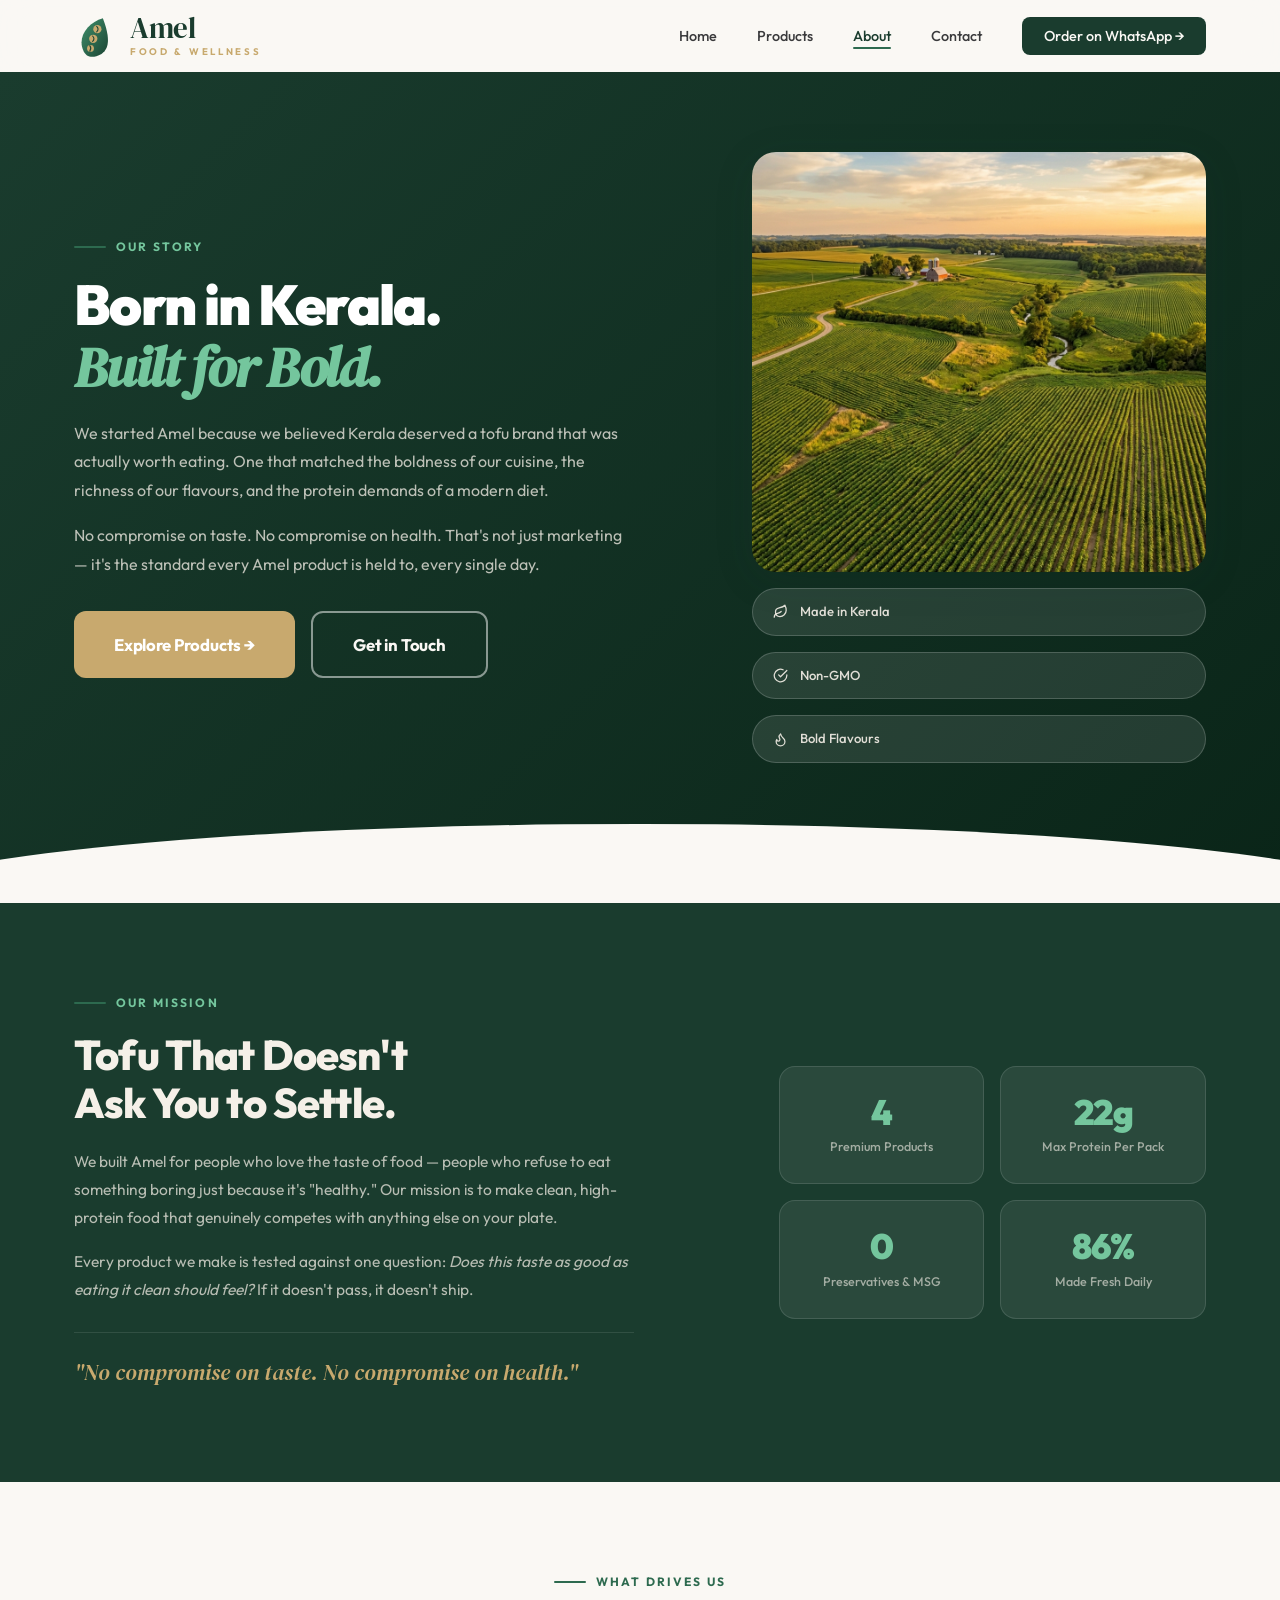
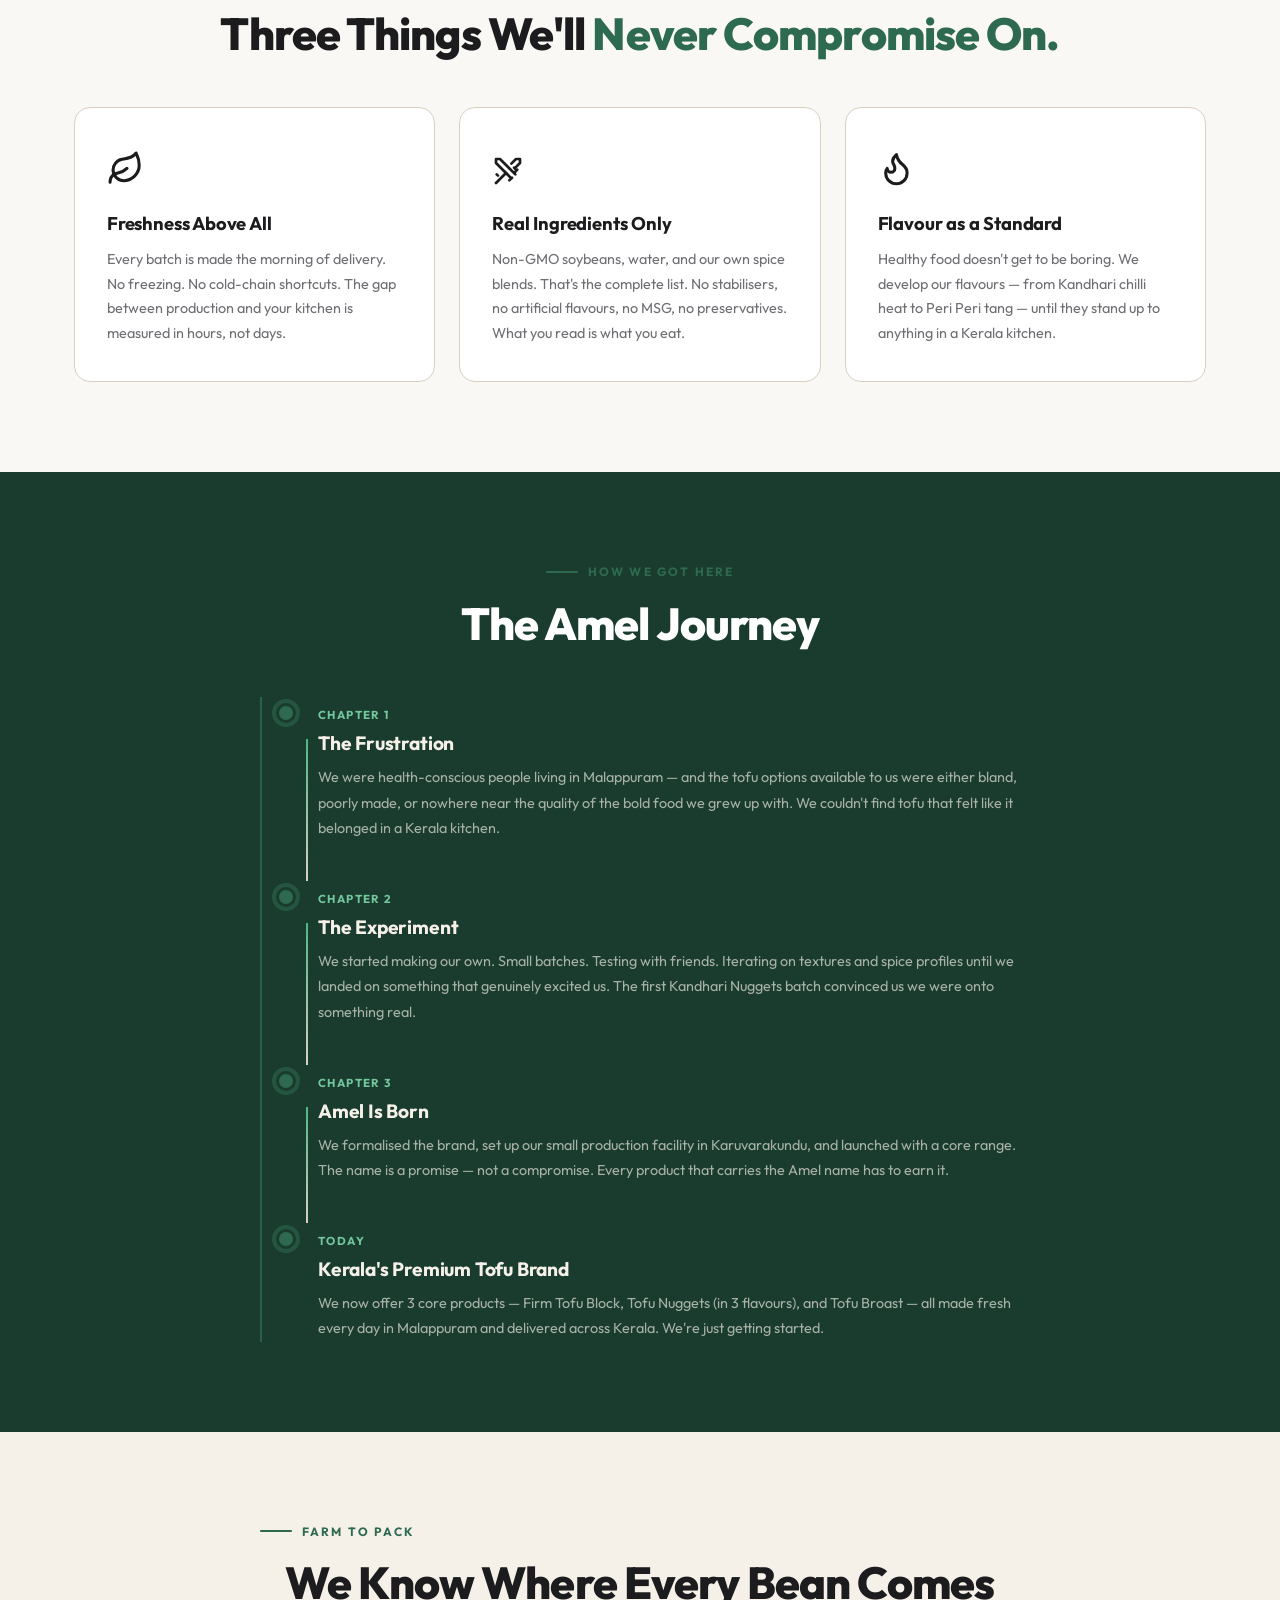
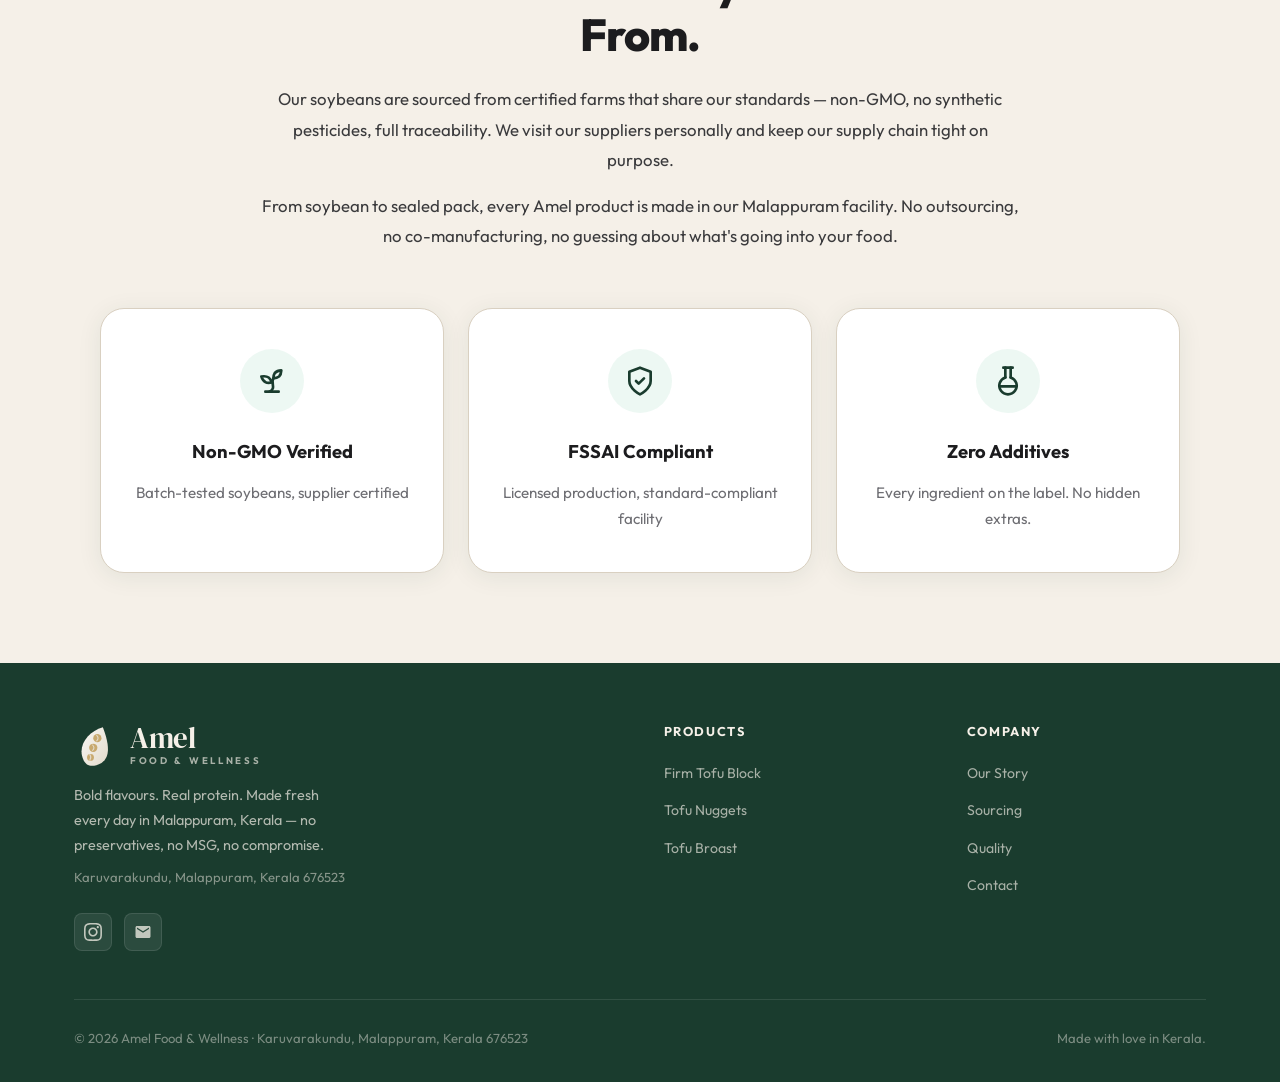
<file: about.html>
<!DOCTYPE html>
<html lang="en">
<head>
  <meta charset="UTF-8" />
  <meta name="viewport" content="width=device-width, initial-scale=1.0" />
  <title>Our Story | Sourcing &amp; Quality - Amel Food &amp; Wellness</title>
  <meta name="description" content="Learn how Amel Food crafts the finest tofu in Kerala. From batch-tested non-GMO soybeans to our FSSAI-compliant facility in Malappuram, discover zero-additive protein." />
  <link rel="icon" href="favicon.svg" type="image/svg+xml" />
  <link rel="shortcut icon" href="favicon.svg" />
  <link rel="stylesheet" href="style.css" />
  <link rel="stylesheet" href="about.css" />
  <link rel="canonical" href="https://amelfoodandwellnesscompany.in/about.html" />
  <meta property="og:title" content="Our Story | Sourcing &amp; Quality - Amel Food &amp; Wellness" />
  <meta property="og:description" content="Learn how Amel Food crafts the finest tofu in Kerala. From batch-tested non-GMO soybeans to our FSSAI-compliant facility in Malappuram." />
  <meta property="og:image" content="https://amelfoodandwellnesscompany.in/images/amel_seo_image.jpg" />
  <meta property="og:url" content="https://amelfoodandwellnesscompany.in/about.html" />
  <meta property="og:type" content="website" />
  <meta name="twitter:card" content="summary_large_image" />
  
  <script type="application/ld+json">
  {
    "@context": "https://schema.org",
    "@type": "Organization",
    "name": "Amel Food & Wellness",
    "url": "https://amelfoodandwellnesscompany.in/",
    "logo": "https://amelfoodandwellnesscompany.in/images/amel_logo.png",
    "image": "https://amelfoodandwellnesscompany.in/images/amel_logo.png",
    "sameAs": [
      "https://www.instagram.com/amelfoods.in"
    ]
  }
  </script>
</head>
<body>

  <nav class="navbar" id="navbar">
    <div class="nav-inner">
      <a href="index.html" class="nav-logo">
        <img src="images/amel_icon.svg" class="nav-logo-icon" alt="" />
        <div class="nav-logo-text">
          <span class="nav-logo-main">Amel</span>
          <span class="nav-logo-sub">Food &amp; Wellness</span>
        </div>
      </a>
      <ul class="nav-links">
        <li><a href="index.html">Home</a></li>
        <li><a href="products.html">Products</a></li>
        <li><a href="about.html" class="active">About</a></li>
        <li><a href="contact.html">Contact</a></li>
        <li><a href="https://wa.me/917025023108?text=Hi%20Amel!%20I%27d%20like%20to%20order." target="_blank" rel="noopener" class="nav-cta">Order on WhatsApp &rarr;</a></li>
      </ul>
      <button class="nav-hamburger" id="hamburger" aria-label="Toggle menu">
        <span></span><span></span><span></span>
      </button>
    </div>
  </nav>
  <div class="nav-mobile" id="nav-mobile">
    <ul>
      <li><a href="index.html">Home</a></li>
      <li><a href="products.html">Products</a></li>
      <li><a href="about.html">About</a></li>
      <li><a href="contact.html">Contact</a></li>
    </ul>
    <a href="https://wa.me/917025023108?text=Hi%20Amel!%20I%27d%20like%20to%20order." target="_blank" rel="noopener" class="btn btn-primary nav-cta">Order on WhatsApp &rarr;</a>
  </div>

  <main class="page-offset">

    <!-- HERO -->
    <section class="about-hero">
      <div class="container">
        <div class="about-hero-grid">
          <div class="about-hero-content reveal">
            <div class="section-label" style="color: var(--green-glow);">Our Story</div>
            <h1 class="about-hero-title">
              Born in Kerala.<br>
              <span class="display-serif" style="color: var(--green-glow);">Built for Bold.</span>
            </h1>
            <p class="about-hero-sub">We started Amel because we believed Kerala deserved a tofu brand that was actually worth eating. One that matched the boldness of our cuisine, the richness of our flavours, and the protein demands of a modern diet.</p>
            <p class="about-hero-sub">No compromise on taste. No compromise on health. That's not just marketing &mdash; it's the standard every Amel product is held to, every single day.</p>
            <div class="about-hero-actions">
              <a href="products.html" class="btn btn-gold btn-lg">Explore Products &rarr;</a>
              <a href="contact.html" class="btn btn-ghost btn-lg">Get in Touch</a>
            </div>
          </div>
          <div class="about-hero-visual reveal-right delay-2">
            <img src="images/farm_sourcing.png" alt="Amel tofu production in Kerala" class="about-hero-img" />
            <div class="about-hero-badge">
              <div class="about-badge-item"><svg class="inline-icon" viewBox="0 0 24 24"><path d="M11 20A7 7 0 0 1 9.8 6.1C15.5 5 17 4.48 19 2c1 2 2 4.18 2 8 0 5.5-4.78 10-10 10Z"/><path d="M2 21c0-3 1.85-5.36 5.08-6C9.5 14.52 12 13 13 12"/></svg> Made in Kerala</div>
              <div class="about-badge-item"><svg class="inline-icon" viewBox="0 0 24 24"><path d="M22 11.08V12a10 10 0 1 1-5.93-9.14"/><path d="m9 11 3 3L22 4"/></svg> Non-GMO</div>
              <div class="about-badge-item"><svg class="inline-icon" viewBox="0 0 24 24"><path d="M8.5 14.5A2.5 2.5 0 0 0 11 12c0-1.38-.5-2-1-3-1.072-2.143-.224-4.054 2-6 .5 2.5 2 4.9 4 6.5 2 1.6 3 3.5 3 5.5a7 7 0 1 1-14 0c0-1.153.433-2.294 1-3a2.5 2.5 0 0 0 2.5 2.5z"/></svg> Bold Flavours</div>
            </div>
          </div>
        </div>
      </div>
    </section>

    <!-- MISSION + STATS -->
    <section class="mission-section section-pad" style="background: var(--green-dark); color: var(--beige);">
      <div class="container">
        <div class="mission-grid">
          <div class="mission-text reveal-left">
            <div class="section-label" style="color: var(--green-glow);">Our Mission</div>
            <h2 class="mission-heading">
              Tofu That Doesn't<br>Ask You to Settle.
            </h2>
            <p>We built Amel for people who love the taste of food &mdash; people who refuse to eat something boring just because it's "healthy." Our mission is to make clean, high-protein food that genuinely competes with anything else on your plate.</p>
            <p style="margin-top: 16px;">Every product we make is tested against one question: <em>Does this taste as good as eating it clean should feel?</em> If it doesn't pass, it doesn't ship.</p>
            <div class="mission-tagline">
              <span class="display-serif" style="font-size: 1.4rem; color: var(--accent-gold);">"No compromise on taste. No compromise on health."</span>
            </div>
          </div>
          <div class="mission-stats reveal-right delay-2">
            <div class="mission-stat">
              <div class="mission-stat-num"><span class="count-up" data-target="5">0</span></div>
              <div class="mission-stat-label">Premium Products</div>
            </div>
            <div class="mission-stat">
              <div class="mission-stat-num"><span class="count-up" data-target="26">0</span>g</div>
              <div class="mission-stat-label">Max Protein Per Pack</div>
            </div>
            <div class="mission-stat">
              <div class="mission-stat-num"><span class="count-up" data-target="0">0</span></div>
              <div class="mission-stat-label">Preservatives &amp; MSG</div>
            </div>
            <div class="mission-stat">
              <div class="mission-stat-num"><span class="count-up" data-target="100">0</span>%</div>
              <div class="mission-stat-label">Made Fresh Daily</div>
            </div>
          </div>
        </div>
      </div>
    </section>

    <!-- VALUES -->
    <section class="values-section section-pad" style="background: var(--cream);">
      <div class="container">
        <div class="text-center mb-48">
          <div class="section-label" style="justify-content: center;" class="reveal">What Drives Us</div>
          <h2 style="font-size: clamp(2rem, 4vw, 2.8rem); font-weight: 800; margin-top: 16px;" class="reveal">
            Three Things We'll <span class="text-green">Never Compromise On.</span>
          </h2>
        </div>
        <div class="values-grid">
          <div class="value-card reveal delay-1">
            <div class="value-icon"><svg class="inline-icon" viewBox="0 0 24 24"><path d="M11 20A7 7 0 0 1 9.8 6.1C15.5 5 17 4.48 19 2c1 2 2 4.18 2 8 0 5.5-4.78 10-10 10Z"/><path d="M2 21c0-3 1.85-5.36 5.08-6C9.5 14.52 12 13 13 12"/></svg></div>
            <h3>Freshness Above All</h3>
            <p>Every batch is made the morning of delivery. No freezing. No cold-chain shortcuts. The gap between production and your kitchen is measured in hours, not days.</p>
          </div>
          <div class="value-card reveal delay-2">
            <div class="value-icon"><svg class="inline-icon" viewBox="0 0 24 24" style="width:2rem;height:2rem;"><path d="M14.5 17.5 3 6V3h3l11.5 11.5"/><path d="m13 19 2-2"/><path d="m17 13 2-2"/><path d="M14.5 6.5 18 3h3v3l-3.5 3.5"/><path d="m3 21 7.5-7.5"/><path d="m3.5 14.5 1 1"/><path d="m16.5 9.5 1 1"/></svg></div>
            <h3>Real Ingredients Only</h3>
            <p>Non-GMO soybeans, water, and our own spice blends. That's the complete list. No stabilisers, no artificial flavours, no MSG, no preservatives. What you read is what you eat.</p>
          </div>
          <div class="value-card reveal delay-3">
            <div class="value-icon"><svg class="inline-icon" viewBox="0 0 24 24"><path d="M8.5 14.5A2.5 2.5 0 0 0 11 12c0-1.38-.5-2-1-3-1.072-2.143-.224-4.054 2-6 .5 2.5 2 4.9 4 6.5 2 1.6 3 3.5 3 5.5a7 7 0 1 1-14 0c0-1.153.433-2.294 1-3a2.5 2.5 0 0 0 2.5 2.5z"/></svg></div>
            <h3>Flavour as a Standard</h3>
            <p>Healthy food doesn't get to be boring. We develop our flavours &mdash; from Kandhari chilli heat to Peri Peri tang &mdash; until they stand up to anything in a Kerala kitchen.</p>
          </div>
        </div>
      </div>
    </section>

    <!-- BRAND STORY TIMELINE -->
    <section class="timeline-section section-pad">
      <div class="container">
        <div class="text-center mb-48">
          <div class="section-label reveal" style="justify-content: center;">How We Got Here</div>
          <h2 style="font-size: clamp(2rem, 4vw, 2.8rem); font-weight: 800; margin-top: 16px; color: var(--white);" class="reveal">The Amel Journey</h2>
        </div>
        <div class="timeline">
          <div class="timeline-item reveal delay-1">
            <div class="timeline-dot"></div>
            <div class="timeline-content">
              <div class="timeline-year">Chapter 1</div>
              <h3>The Frustration</h3>
              <p>We were health-conscious people living in Malappuram &mdash; and the tofu options available to us were either bland, poorly made, or nowhere near the quality of the bold food we grew up with. We couldn't find tofu that felt like it belonged in a Kerala kitchen.</p>
            </div>
          </div>
          <div class="timeline-item reveal delay-2">
            <div class="timeline-dot"></div>
            <div class="timeline-content">
              <div class="timeline-year">Chapter 2</div>
              <h3>The Experiment</h3>
              <p>We started making our own. Small batches. Testing with friends. Iterating on textures and spice profiles until we landed on something that genuinely excited us. The first Kandhari Nuggets batch convinced us we were onto something real.</p>
            </div>
          </div>
          <div class="timeline-item reveal delay-3">
            <div class="timeline-dot"></div>
            <div class="timeline-content">
              <div class="timeline-year">Chapter 3</div>
              <h3>Amel Is Born</h3>
              <p>We formalised the brand, set up our small production facility in Karuvarakundu, and launched with a core range. The name is a promise &mdash; not a compromise. Every product that carries the Amel name has to earn it.</p>
            </div>
          </div>
          <div class="timeline-item reveal delay-1">
            <div class="timeline-dot"></div>
            <div class="timeline-content">
              <div class="timeline-year">Today</div>
              <h3>Kerala's Premium Tofu Brand</h3>
              <p>We now offer 3 core products &mdash; Firm Tofu Block, Tofu Nuggets (in 3 flavours), and Tofu Broast &mdash; all made fresh every day in Malappuram and delivered across Kerala. We're just getting started.</p>
            </div>
          </div>
        </div>
      </div>
    </section>

    <!-- SOURCING -->
    <section class="sourcing-section section-pad" style="background: var(--beige);">
      <div class="container">
                <div class="sourcing-centered-header reveal-up">
          <div class="section-label" style="margin: 0 auto 16px;">Farm to Pack</div>
          <h2 class="sourcing-heading">We Know Where Every Bean Comes From.</h2>
          <p>Our soybeans are sourced from certified farms that share our standards &mdash; non-GMO, no synthetic pesticides, full traceability. We visit our suppliers personally and keep our supply chain tight on purpose.</p>
          <p style="margin-top: 16px;">From soybean to sealed pack, every Amel product is made in our Malappuram facility. No outsourcing, no co-manufacturing, no guessing about what's going into your food.</p>
        </div>
        <div class="sourcing-cards-grid reveal-up delay-1">
          <div class="sourcing-card">
            <div class="sourcing-icon"><svg width="32" height="32" viewBox="0 0 24 24" fill="none" stroke="currentColor" stroke-width="2" stroke-linecap="round" stroke-linejoin="round"><path d="M7 20h10"/><path d="M10 20c5.5-2.5.8-6.4 3-10"/><path d="M9.5 9.4c1.1.8 1.8 2.2 2.3 3.7-2 .4-3.5.4-4.8-.3-1.2-.6-2.3-1.9-3-4.2 2.8-.5 4.4 0 5.5.8z"/><path d="M14.1 6a7 7 0 0 0-1.1 4c1.9-.1 3.3-.6 4.3-1.4 1-1 1.6-2.3 1.7-4.6-2.7.1-4 1-4.9 2z"/></svg></div>
            <strong>Non-GMO Verified</strong>
            <span>Batch-tested soybeans, supplier certified</span>
          </div>
          <div class="sourcing-card">
            <div class="sourcing-icon"><svg width="32" height="32" viewBox="0 0 24 24" fill="none" stroke="currentColor" stroke-width="2" stroke-linecap="round" stroke-linejoin="round"><path d="M12 22s8-4 8-10V5l-8-3-8 3v7c0 6 8 10 8 10z"/><path d="m9 12 2 2 4-4"/></svg></div>
            <strong>FSSAI Compliant</strong>
            <span>Licensed production, standard-compliant facility</span>
          </div>
          <div class="sourcing-card">
            <div class="sourcing-icon"><svg width="32" height="32" viewBox="0 0 24 24" fill="none" stroke="currentColor" stroke-width="2" stroke-linecap="round" stroke-linejoin="round"><path d="M10 2v7.31"/><path d="M14 9.3V1.99"/><path d="M8.5 2h7"/><path d="M14 9.3a6.5 6.5 0 1 1-4 0"/><path d="M5.52 16h12.96"/></svg></div>
            <strong>Zero Additives</strong>
            <span>Every ingredient on the label. No hidden extras.</span>
          </div>
        </div></div>
    </section>



  </main>

  <!-- FOOTER -->
  <footer class="footer">
    <div class="container">
      <div class="footer-grid">
        <div class="footer-brand">
          <a href="index.html" class="nav-logo" style="margin-bottom:16px; display:inline-flex;">
            <img src="images/amel_icon_light.svg" class="nav-logo-icon" alt="" />
        <div class="nav-logo-text">
          <span class="nav-logo-main">Amel</span>
          <span class="nav-logo-sub">Food &amp; Wellness</span>
        </div>
          </a>
          <p>Bold flavours. Real protein. Made fresh every day in Malappuram, Kerala &mdash; no preservatives, no MSG, no compromise.</p>
          <p style="font-size:0.82rem; color:rgba(245,240,232,0.5); margin-top:8px;">Karuvarakundu, Malappuram, Kerala 676523</p>
          <div class="footer-socials">
            <a href="https://www.instagram.com/amelfoods.in" target="_blank" rel="noopener" class="footer-social-btn" title="Instagram @amelfoods.in">
              <svg width="18" height="18" viewBox="0 0 24 24" fill="currentColor"><path d="M12 2.163c3.204 0 3.584.012 4.85.07 3.252.148 4.771 1.691 4.919 4.919.058 1.265.069 1.645.069 4.849 0 3.205-.012 3.584-.069 4.849-.149 3.225-1.664 4.771-4.919 4.919-1.266.058-1.644.07-4.85.07-3.204 0-3.584-.012-4.849-.07-3.26-.149-4.771-1.699-4.919-4.92-.058-1.265-.07-1.644-.07-4.849 0-3.204.013-3.583.07-4.849.149-3.227 1.664-4.771 4.919-4.919 1.266-.057 1.645-.069 4.849-.069zm0-2.163c-3.259 0-3.667.014-4.947.072-4.358.2-6.78 2.618-6.98 6.98-.059 1.281-.073 1.689-.073 4.948 0 3.259.014 3.668.072 4.948.2 4.358 2.618 6.78 6.98 6.98 1.281.058 1.689.072 4.948.072 3.259 0 3.668-.014 4.948-.072 4.354-.2 6.782-2.618 6.979-6.98.059-1.28.073-1.689.073-4.948 0-3.259-.014-3.667-.072-4.947-.196-4.354-2.617-6.78-6.979-6.98-1.281-.059-1.69-.073-4.949-.073zm0 5.838c-3.403 0-6.162 2.759-6.162 6.162s2.759 6.163 6.162 6.163 6.162-2.759 6.162-6.163c0-3.403-2.759-6.162-6.162-6.162zm0 10.162c-2.209 0-4-1.79-4-4 0-2.209 1.791-4 4-4s4 1.791 4 4c0 2.21-1.791 4-4 4zm6.406-11.845c-.796 0-1.441.645-1.441 1.44s.645 1.44 1.441 1.44c.795 0 1.439-.645 1.439-1.44s-.644-1.44-1.439-1.44z"/></svg>
            </a>
            <a href="mailto:amelfoodproducts@gmail.com" class="footer-social-btn" title="amelfoodproducts@gmail.com">
              <svg width="18" height="18" viewBox="0 0 24 24" fill="currentColor"><path d="M20 4H4c-1.1 0-1.99.9-1.99 2L2 18c0 1.1.9 2 2 2h16c1.1 0 2-.9 2-2V6c0-1.1-.9-2-2-2zm0 4l-8 5-8-5V6l8 5 8-5v2z"/></svg>
            </a>
          </div>
        </div>
        <div class="footer-col">
          <h4>Products</h4>
          <ul>
            <li><a href="products.html">Firm Tofu Block</a></li>
            <li><a href="products.html">Tofu Nuggets</a></li>
            <li><a href="products.html">Tofu Broast</a></li>
          </ul>
        </div>
        <div class="footer-col">
          <h4>Company</h4>
          <ul>
            <li><a href="about.html">Our Story</a></li>
            <li><a href="about.html">Sourcing</a></li>
            <li><a href="about.html">Quality</a></li>
            <li><a href="contact.html">Contact</a></li>
          </ul>
        </div>
      </div>
      <div class="footer-bottom">
        <span>&copy; 2026 Amel Food &amp; Wellness &middot; Karuvarakundu, Malappuram, Kerala 676523</span>
        <span>Made with love in Kerala.</span>
      </div>
    </div>
  </footer>

  <script src="main.js"></script>
</body>
</html>
</file>
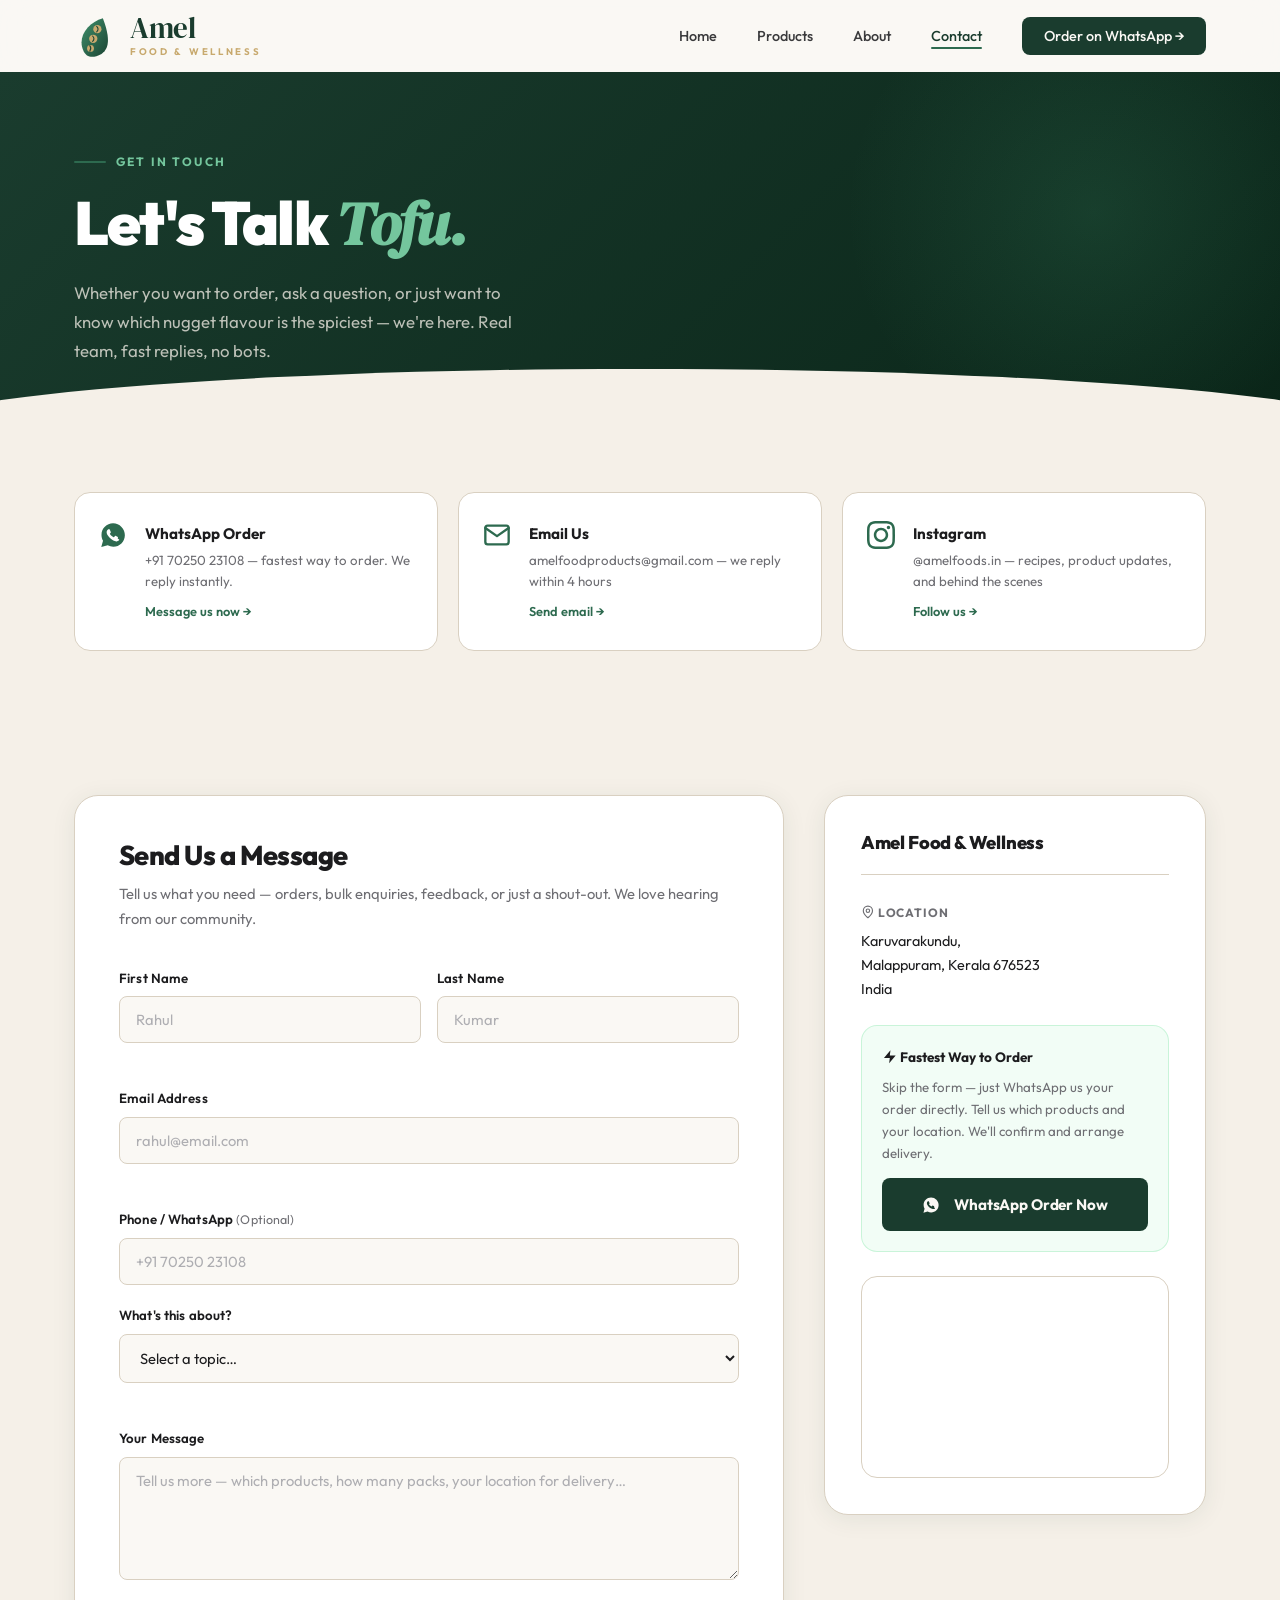
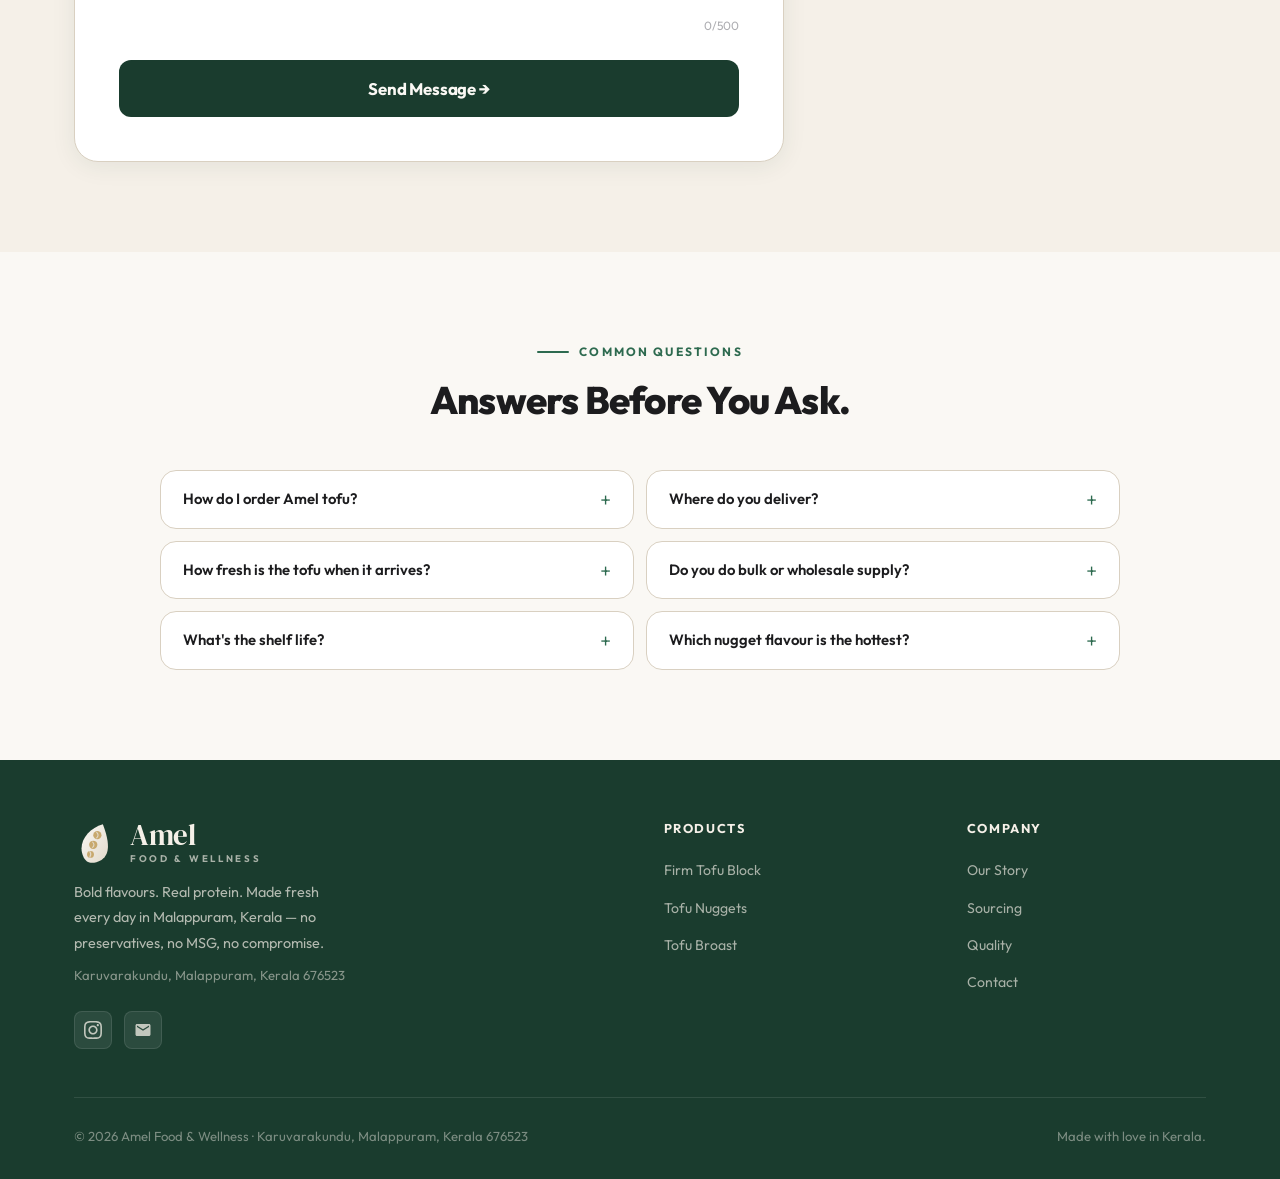
<file: contact.html>
<!DOCTYPE html>
<html lang="en">
<head>
  <meta charset="UTF-8" />
  <meta name="viewport" content="width=device-width, initial-scale=1.0" />
  <title>Contact Us | Order &amp; Wholesale inquiries - Amel Food</title>
  <meta name="description" content="Get in touch with Amel Food &amp; Wellness. Order premium tofu directly via WhatsApp, or contact us for wholesale and bulk distribution across Kerala." />
  <link rel="icon" href="favicon.svg" type="image/svg+xml" />
  <link rel="icon" href="images/amel_logo.png" sizes="48x48" type="image/png" />
  <link rel="apple-touch-icon" href="images/amel_logo.png" />
  <link rel="shortcut icon" href="favicon.svg" />
  <link rel="stylesheet" href="style.css" />
  <link rel="stylesheet" href="contact.css" />
  <link rel="canonical" href="https://amelfoodandwellnesscompany.in/contact.html" />
  <meta property="og:title" content="Contact Us | Order &amp; Wholesale inquiries - Amel Food" />
  <meta property="og:description" content="Get in touch with Amel Food &amp; Wellness. Order premium tofu directly via WhatsApp, or contact us for wholesale." />
  <meta property="og:image" content="https://amelfoodandwellnesscompany.in/images/amel_seo_image.jpg" />
  <meta property="og:url" content="https://amelfoodandwellnesscompany.in/contact.html" />
  <meta property="og:type" content="website" />
  <meta name="twitter:card" content="summary_large_image" />
  <script type="application/ld+json">
  {
    "@context": "https://schema.org",
    "@type": "Organization",
    "name": "Amel Food & Wellness",
    "url": "https://amelfoodandwellnesscompany.in/",
    "logo": "https://amelfoodandwellnesscompany.in/images/amel_logo.png",
    "image": "https://amelfoodandwellnesscompany.in/images/amel_logo.png",
    "telephone": "+917025023108",
    "email": "amelfoodproducts@gmail.com",
    "sameAs": [
      "https://www.instagram.com/amelfoods.in"
    ]
  }
  </script>
</head>
<body>

  <nav class="navbar" id="navbar">
    <div class="nav-inner">
      <a href="index.html" class="nav-logo">
        <img src="images/amel_icon.svg" class="nav-logo-icon" alt="" />
        <div class="nav-logo-text">
          <span class="nav-logo-main">Amel</span>
          <span class="nav-logo-sub">Food &amp; Wellness</span>
        </div>
      </a>
      <ul class="nav-links">
        <li><a href="index.html">Home</a></li>
        <li><a href="products.html">Products</a></li>
        <li><a href="about.html">About</a></li>
        <li><a href="contact.html" class="active">Contact</a></li>
        <li><a href="https://wa.me/917025023108?text=Hi%20Amel!%20I%27d%20like%20to%20order." target="_blank" rel="noopener" class="nav-cta">Order on WhatsApp &rarr;</a></li>
      </ul>
      <button class="nav-hamburger" id="hamburger" aria-label="Toggle menu">
        <span></span><span></span><span></span>
      </button>
    </div>
  </nav>
  <div class="nav-mobile" id="nav-mobile">
    <ul>
      <li><a href="index.html">Home</a></li>
      <li><a href="products.html">Products</a></li>
      <li><a href="about.html">About</a></li>
      <li><a href="contact.html">Contact</a></li>
    </ul>
    <a href="https://wa.me/917025023108?text=Hi%20Amel!%20I%27d%20like%20to%20order." target="_blank" rel="noopener" class="btn btn-primary nav-cta">Order on WhatsApp &rarr;</a>
  </div>

  <main class="page-offset">

    <!-- HERO -->
    <section class="contact-hero">
      <div class="container">
        <div class="contact-hero-content reveal">
          <div class="section-label" style="color:var(--green-glow)">Get In Touch</div>
          <h1 class="contact-hero-title">Let's Talk <span class="display-serif" style="color:var(--green-glow)">Tofu.</span></h1>
          <p>Whether you want to order, ask a question, or just want to know which nugget flavour is the spiciest &mdash; we're here. Real team, fast replies, no bots.</p>
        </div>
      </div>
    </section>

    <!-- QUICK CONTACT OPTIONS -->
    <section class="quick-contact-section section-pad-sm">
      <div class="container">
        <div class="quick-contact-grid reveal">
          <a href="https://wa.me/917025023108?text=Hi%20Amel!%20I%27d%20like%20to%20order%20some%20tofu." target="_blank" rel="noopener" class="quick-card quick-card-whatsapp">
            <div class="quick-icon">
              <svg width="28" height="28" viewBox="0 0 24 24" fill="currentColor" style="color:var(--green-mid)"><path d="M12.031 2.012c-5.466 0-9.897 4.432-9.897 9.897 0 1.745.454 3.447 1.317 4.945L1.938 22.25l5.534-1.452c1.452.795 3.097 1.215 4.793 1.215h.004c5.466 0 9.898-4.432 9.898-9.898 0-2.651-1.033-5.143-2.909-7.019A9.851 9.851 0 0 0 12.031 2.012zm5.405 14.156c-.227.639-1.317 1.233-1.815 1.28-.485.047-1.05.105-3.328-.84-2.735-1.135-4.492-3.921-4.629-4.103-.136-.182-1.107-1.474-1.107-2.812 0-1.339.697-1.996.944-2.261.246-.264.536-.33.717-.33s.361-.004.516-.013c.156-.007.365-.058.571.442.206.5.704 1.714.768 1.841.065.126.106.273.024.437-.083.164-.127.265-.248.409-.122.146-.255.312-.365.419-.118.113-.243.238-.11.468.134.229.596.983 1.282 1.594.881.785 1.611 1.026 1.84 1.137.228.111.36.091.498-.066.136-.156.586-.682.742-.916.156-.234.312-.195.518-.118.206.078 1.304.615 1.528.727.224.112.373.167.427.26.054.093.054.542-.173 1.181z"/></svg>
            </div>
            <div class="quick-text">
              <strong>WhatsApp Order</strong>
              <span>+91 70250 23108 &mdash; fastest way to order. We reply instantly.</span>
              <div class="quick-action">Message us now &rarr;</div>
            </div>
          </a>
          <a href="mailto:amelfoodproducts@gmail.com" class="quick-card quick-card-email">
            <div class="quick-icon">
              <svg width="28" height="28" viewBox="0 0 24 24" fill="none" stroke="currentColor" stroke-width="2" stroke-linecap="round" stroke-linejoin="round" style="color:var(--green-mid)">
                <path d="M4 4h16c1.1 0 2 .9 2 2v12c0 1.1-.9 2-2 2H4c-1.1 0-2-.9-2-2V6c0-1.1.9-2 2-2z"></path>
                <polyline points="22,6 12,13 2,6"></polyline>
              </svg>
            </div>
            <div class="quick-text">
              <strong>Email Us</strong>
              <span>amelfoodproducts@gmail.com &mdash; we reply within 4 hours</span>
              <div class="quick-action">Send email &rarr;</div>
            </div>
          </a>
          <a href="https://www.instagram.com/amelfoods.in" target="_blank" rel="noopener" class="quick-card quick-card-hours">
            <div class="quick-icon">
              <svg width="28" height="28" viewBox="0 0 24 24" fill="currentColor" style="color:var(--green-mid)"><path d="M12 2.163c3.204 0 3.584.012 4.85.07 3.252.148 4.771 1.691 4.919 4.919.058 1.265.069 1.645.069 4.849 0 3.205-.012 3.584-.069 4.849-.149 3.225-1.664 4.771-4.919 4.919-1.266.058-1.644.07-4.85.07-3.204 0-3.584-.012-4.849-.07-3.26-.149-4.771-1.699-4.919-4.92-.058-1.265-.07-1.644-.07-4.849 0-3.204.013-3.583.07-4.849.149-3.227 1.664-4.771 4.919-4.919 1.266-.057 1.645-.069 4.849-.069zm0-2.163c-3.259 0-3.667.014-4.947.072-4.358.2-6.78 2.618-6.98 6.98-.059 1.281-.073 1.689-.073 4.948 0 3.259.014 3.668.072 4.948.2 4.358 2.618 6.78 6.98 6.98 1.281.058 1.689.072 4.948.072 3.259 0 3.668-.014 4.948-.072 4.354-.2 6.782-2.618 6.979-6.98.059-1.28.073-1.689.073-4.948 0-3.259-.014-3.667-.072-4.947-.196-4.354-2.617-6.78-6.979-6.98-1.281-.059-1.69-.073-4.949-.073zm0 5.838c-3.403 0-6.162 2.759-6.162 6.162s2.759 6.163 6.162 6.163 6.162-2.759 6.162-6.163c0-3.403-2.759-6.162-6.162-6.162zm0 10.162c-2.209 0-4-1.79-4-4 0-2.209 1.791-4 4-4s4 1.791 4 4c0 2.21-1.791 4-4 4zm6.406-11.845c-.796 0-1.441.645-1.441 1.44s.645 1.44 1.441 1.44c.795 0 1.439-.645 1.439-1.44s-.644-1.44-1.439-1.44z"/></svg>
            </div>
            <div class="quick-text">
              <strong>Instagram</strong>
              <span>@amelfoods.in &mdash; recipes, product updates, and behind the scenes</span>
              <div class="quick-action">Follow us &rarr;</div>
            </div>
          </a>
        </div>
      </div>
    </section>

    <!-- CONTACT FORM + INFO -->
    <section class="section-pad contact-main-section">
      <div class="container">
        <div class="contact-main-grid">

          <!-- FORM -->
          <div class="contact-form-wrap reveal-left">
            <div class="form-header">
              <h2>Send Us a Message</h2>
              <p>Tell us what you need &mdash; orders, bulk enquiries, feedback, or just a shout-out. We love hearing from our community.</p>
            </div>
            <form class="contact-form" id="contactForm" novalidate>
              <div class="form-row">
                <div class="form-group">
                  <label for="firstName">First Name</label>
                  <input type="text" id="firstName" name="firstName" placeholder="Rahul" required autocomplete="given-name" />
                  <span class="form-error" id="firstNameError"></span>
                </div>
                <div class="form-group">
                  <label for="lastName">Last Name</label>
                  <input type="text" id="lastName" name="lastName" placeholder="Kumar" autocomplete="family-name" />
                </div>
              </div>
              <div class="form-group">
                <label for="email">Email Address</label>
                <input type="email" id="email" name="email" placeholder="rahul@email.com" required autocomplete="email" />
                <span class="form-error" id="emailError"></span>
              </div>
              <div class="form-group">
                <label for="phone">Phone / WhatsApp <span class="form-optional">(Optional)</span></label>
                <input type="tel" id="phone" name="phone" placeholder="+91 70250 23108" autocomplete="tel" />
              </div>
              <div class="form-group">
                <label for="subject">What's this about?</label>
                <select id="subject" name="subject" required>
                  <option value="" disabled selected>Select a topic&hellip;</option>
                  <option value="order">Place an Order</option>
                  <option value="bulk">Bulk / Wholesale Enquiry</option>
                  <option value="feedback">Product Feedback</option>
                  <option value="other">Something Else</option>
                </select>
                <span class="form-error" id="subjectError"></span>
              </div>
              <div class="form-group">
                <label for="message">Your Message</label>
                <textarea id="message" name="message" placeholder="Tell us more &mdash; which products, how many packs, your location for delivery&hellip;" required rows="5"></textarea>
                <span class="form-error" id="messageError"></span>
                <div class="char-count"><span id="charCount">0</span>/500</div>
              </div>
              <button type="submit" class="btn btn-primary btn-lg form-submit" id="submitBtn">
                <span class="submit-text">Send Message &rarr;</span>
                <span class="submit-loading" style="display:none;">Sending&hellip;</span>
              </button>
              <div class="form-success" id="formSuccess" style="display:none;">
                <span><svg class="inline-icon" viewBox="0 0 24 24"><path d="M22 11.08V12a10 10 0 1 1-5.93-9.14"/><path d="m9 11 3 3L22 4"/></svg></span>
                <div>
                  <strong>Message sent!</strong>
                  <span>We'll get back to you within 4 hours. Check your inbox or WhatsApp.</span>
                </div>
              </div>
            </form>
          </div>

          <!-- CONTACT INFO -->
          <div class="contact-info-side reveal-right delay-2">
            <div class="contact-info-card">
              <h3>Amel Food &amp; Wellness</h3>
              <div class="info-block">
                <div class="info-label"><svg class="inline-icon" viewBox="0 0 24 24"><path d="M20 10c0 4.993-5.539 10.193-7.399 11.799a1 1 0 0 1-1.202 0C9.539 20.193 4 14.993 4 10a8 8 0 0 1 16 0"/><circle cx="12" cy="10" r="3"/></svg> Location</div>
                <p>Karuvarakundu,<br>Malappuram, Kerala 676523<br>India</p>
              </div>
              <div class="whatsapp-order-block">
                <div class="wa-title"><svg class="inline-icon" viewBox="0 0 24 24" fill="currentColor"><polygon points="13 2 3 14 12 14 11 22 21 10 12 10 13 2"/></svg> Fastest Way to Order</div>
                <p>Skip the form &mdash; just WhatsApp us your order directly. Tell us which products and your location. We'll confirm and arrange delivery.</p>
                <a href="https://wa.me/917025023108?text=Hi!%20I%20want%20to%20order%20Amel%20Tofu." target="_blank" rel="noopener" class="btn btn-primary" style="width: 100%; justify-content: center; margin-top: 14px;">
                  <svg width="18" height="18" viewBox="0 0 24 24" fill="currentColor" style="vertical-align: middle; margin-right: 6px;"><path d="M12.031 2.012c-5.466 0-9.897 4.432-9.897 9.897 0 1.745.454 3.447 1.317 4.945L1.938 22.25l5.534-1.452c1.452.795 3.097 1.215 4.793 1.215h.004c5.466 0 9.898-4.432 9.898-9.898 0-2.651-1.033-5.143-2.909-7.019A9.851 9.851 0 0 0 12.031 2.012zm5.405 14.156c-.227.639-1.317 1.233-1.815 1.28-.485.047-1.05.105-3.328-.84-2.735-1.135-4.492-3.921-4.629-4.103-.136-.182-1.107-1.474-1.107-2.812 0-1.339.697-1.996.944-2.261.246-.264.536-.33.717-.33s.361-.004.516-.013c.156-.007.365-.058.571.442.206.5.704 1.714.768 1.841.065.126.106.273.024.437-.083.164-.127.265-.248.409-.122.146-.255.312-.365.419-.118.113-.243.238-.11.468.134.229.596.983 1.282 1.594.881.785 1.611 1.026 1.84 1.137.228.111.36.091.498-.066.136-.156.586-.682.742-.916.156-.234.312-.195.518-.118.206.078 1.304.615 1.528.727.224.112.373.167.427.26.054.093.054.542-.173 1.181z"/></svg> WhatsApp Order Now
                </a>
              </div>
              <!-- Google Maps embed -->
              <div style="margin-top: 20px; border-radius: var(--radius-md); overflow: hidden; border: 1px solid var(--beige-dark);">
                <iframe
                  src="https://www.google.com/maps/embed?pb=!1m18!1m12!1m3!1d3913.678!2d76.3262!3d11.1166!2m3!1f0!2f0!3f0!3m2!1i1024!2i768!4f13.1!3m3!1m2!1s0x3ba644f0a9ba1b45%3A0x7e89d17caae3f64!2sKaruvarakundu%2C%20Kerala%20676523!5e0!3m2!1sen!2sin!4v1234567890!5m2!1sen!2sin"
                  width="100%" height="200" style="border:0; display:block;" allowfullscreen="" loading="lazy" referrerpolicy="no-referrer-when-downgrade" title="Amel Food location in Karuvarakundu, Malappuram"></iframe>
              </div>
            </div>
          </div>

        </div>
      </div>
    </section>

    <!-- FAQ -->
    <section class="section-pad faq-section">
      <div class="container">
        <div class="text-center mb-48">
          <div class="section-label" style="justify-content: center;" class="reveal">Common Questions</div>
          <h2 style="font-size: clamp(1.8rem, 3.5vw, 2.4rem); font-weight: 800; margin-top: 16px;" class="reveal">Answers Before You Ask.</h2>
        </div>
        <div class="faq-grid">
          <div class="faq-item reveal delay-1">
            <button class="faq-q" aria-expanded="false">
              <span>How do I order Amel tofu?</span>
              <span class="faq-icon">+</span>
            </button>
            <div class="faq-a">
              <p>The fastest way is WhatsApp &mdash; message us at +91 70250 23108 with the products you want and your delivery location. We'll confirm the order and arrange delivery.</p>
            </div>
          </div>
          <div class="faq-item reveal delay-2">
            <button class="faq-q" aria-expanded="false">
              <span>Where do you deliver?</span>
              <span class="faq-icon">+</span>
            </button>
            <div class="faq-a">
              <p>We currently deliver across Malappuram and surrounding areas in Kerala. WhatsApp us your location and we'll confirm if we can reach you &mdash; we're expanding fast.</p>
            </div>
          </div>
          <div class="faq-item reveal delay-1">
            <button class="faq-q" aria-expanded="false">
              <span>How fresh is the tofu when it arrives?</span>
              <span class="faq-icon">+</span>
            </button>
            <div class="faq-a">
              <p>Every pack ships within hours of being made. We produce fresh each morning and dispatch same-day. Your tofu arrives the same day it's made &mdash; as fresh as it gets.</p>
            </div>
          </div>
          <div class="faq-item reveal delay-2">
            <button class="faq-q" aria-expanded="false">
              <span>Do you do bulk or wholesale supply?</span>
              <span class="faq-icon">+</span>
            </button>
            <div class="faq-a">
              <p>Yes! We supply restaurants, gyms, meal prep services, and canteens. Select "Bulk / Wholesale Enquiry" in the form above or WhatsApp us directly to discuss terms.</p>
            </div>
          </div>
          <div class="faq-item reveal delay-1">
            <button class="faq-q" aria-expanded="false">
              <span>What's the shelf life?</span>
              <span class="faq-icon">+</span>
            </button>
            <div class="faq-a">
              <p>Unopened, store in the fridge and consume within 5&ndash;7 days. Once opened, use within 2&ndash;3 days. Keep the firm tofu submerged in fresh cold water, changing it daily.</p>
            </div>
          </div>
          <div class="faq-item reveal delay-2">
            <button class="faq-q" aria-expanded="false">
              <span>Which nugget flavour is the hottest?</span>
              <span class="faq-icon">+</span>
            </button>
            <div class="faq-a">
              <p>Of the three Tofu Nugget flavours, Kandhari is the hottest &mdash; blazing Kandhari chilli heat. Hot &amp; Spicy is medium-bold. Peri Peri is tangy with a slow-building heat. We recommend ordering all three.</p>
            </div>
          </div>
        </div>
      </div>
    </section>

  </main>

  <!-- FOOTER -->
  <footer class="footer">
    <div class="container">
      <div class="footer-grid">
        <div class="footer-brand">
          <a href="index.html" class="nav-logo" style="margin-bottom:16px; display:inline-flex;">
            <img src="images/amel_icon_light.svg" class="nav-logo-icon" alt="" />
        <div class="nav-logo-text">
          <span class="nav-logo-main">Amel</span>
          <span class="nav-logo-sub">Food &amp; Wellness</span>
        </div>
          </a>
          <p>Bold flavours. Real protein. Made fresh every day in Malappuram, Kerala &mdash; no preservatives, no MSG, no compromise.</p>
          <p style="font-size:0.82rem; color:rgba(245,240,232,0.5); margin-top:8px;">Karuvarakundu, Malappuram, Kerala 676523</p>
          <div class="footer-socials">
            <a href="https://www.instagram.com/amelfoods.in" target="_blank" rel="noopener" class="footer-social-btn" title="Instagram @amelfoods.in">
              <svg width="18" height="18" viewBox="0 0 24 24" fill="currentColor"><path d="M12 2.163c3.204 0 3.584.012 4.85.07 3.252.148 4.771 1.691 4.919 4.919.058 1.265.069 1.645.069 4.849 0 3.205-.012 3.584-.069 4.849-.149 3.225-1.664 4.771-4.919 4.919-1.266.058-1.644.07-4.85.07-3.204 0-3.584-.012-4.849-.07-3.26-.149-4.771-1.699-4.919-4.92-.058-1.265-.07-1.644-.07-4.849 0-3.204.013-3.583.07-4.849.149-3.227 1.664-4.771 4.919-4.919 1.266-.057 1.645-.069 4.849-.069zm0-2.163c-3.259 0-3.667.014-4.947.072-4.358.2-6.78 2.618-6.98 6.98-.059 1.281-.073 1.689-.073 4.948 0 3.259.014 3.668.072 4.948.2 4.358 2.618 6.78 6.98 6.98 1.281.058 1.689.072 4.948.072 3.259 0 3.668-.014 4.948-.072 4.354-.2 6.782-2.618 6.979-6.98.059-1.28.073-1.689.073-4.948 0-3.259-.014-3.667-.072-4.947-.196-4.354-2.617-6.78-6.979-6.98-1.281-.059-1.69-.073-4.949-.073zm0 5.838c-3.403 0-6.162 2.759-6.162 6.162s2.759 6.163 6.162 6.163 6.162-2.759 6.162-6.163c0-3.403-2.759-6.162-6.162-6.162zm0 10.162c-2.209 0-4-1.79-4-4 0-2.209 1.791-4 4-4s4 1.791 4 4c0 2.21-1.791 4-4 4zm6.406-11.845c-.796 0-1.441.645-1.441 1.44s.645 1.44 1.441 1.44c.795 0 1.439-.645 1.439-1.44s-.644-1.44-1.439-1.44z"/></svg>
            </a>
            <a href="mailto:amelfoodproducts@gmail.com" class="footer-social-btn" title="amelfoodproducts@gmail.com">
              <svg width="18" height="18" viewBox="0 0 24 24" fill="currentColor"><path d="M20 4H4c-1.1 0-1.99.9-1.99 2L2 18c0 1.1.9 2 2 2h16c1.1 0 2-.9 2-2V6c0-1.1-.9-2-2-2zm0 4l-8 5-8-5V6l8 5 8-5v2z"/></svg>
            </a>
          </div>
        </div>
        <div class="footer-col">
          <h4>Products</h4>
          <ul>
            <li><a href="products.html">Firm Tofu Block</a></li>
            <li><a href="products.html">Tofu Nuggets</a></li>
            <li><a href="products.html">Tofu Broast</a></li>
          </ul>
        </div>
        <div class="footer-col">
          <h4>Company</h4>
          <ul>
            <li><a href="about.html">Our Story</a></li>
            <li><a href="about.html">Sourcing</a></li>
            <li><a href="about.html">Quality</a></li>
            <li><a href="contact.html">Contact</a></li>
          </ul>
        </div>
      </div>
      <div class="footer-bottom">
        <span>&copy; 2026 Amel Food &amp; Wellness &middot; Karuvarakundu, Malappuram, Kerala 676523</span>
        <span>Made with love in Kerala.</span>
      </div>
    </div>
  </footer>

  <script src="main.js"></script>
  <script src="contact.js"></script>
</body>
</html>
</file>
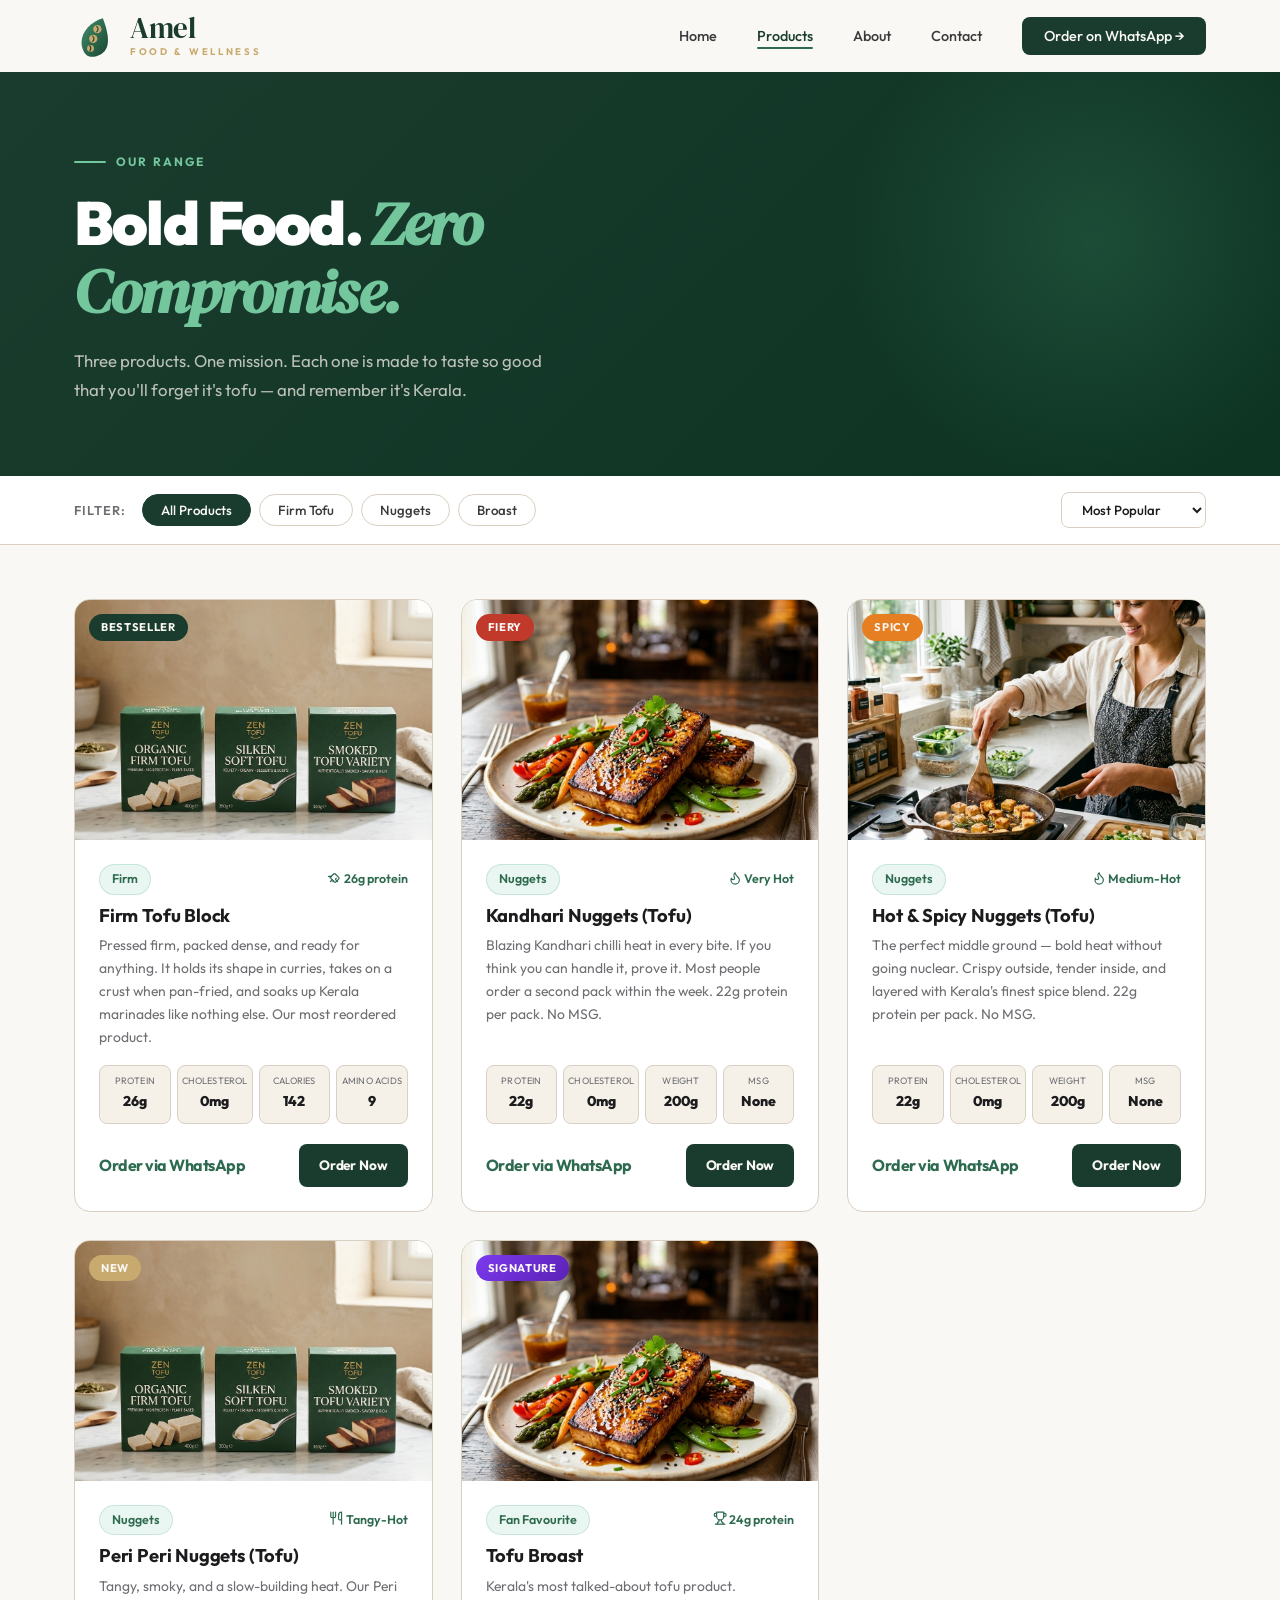
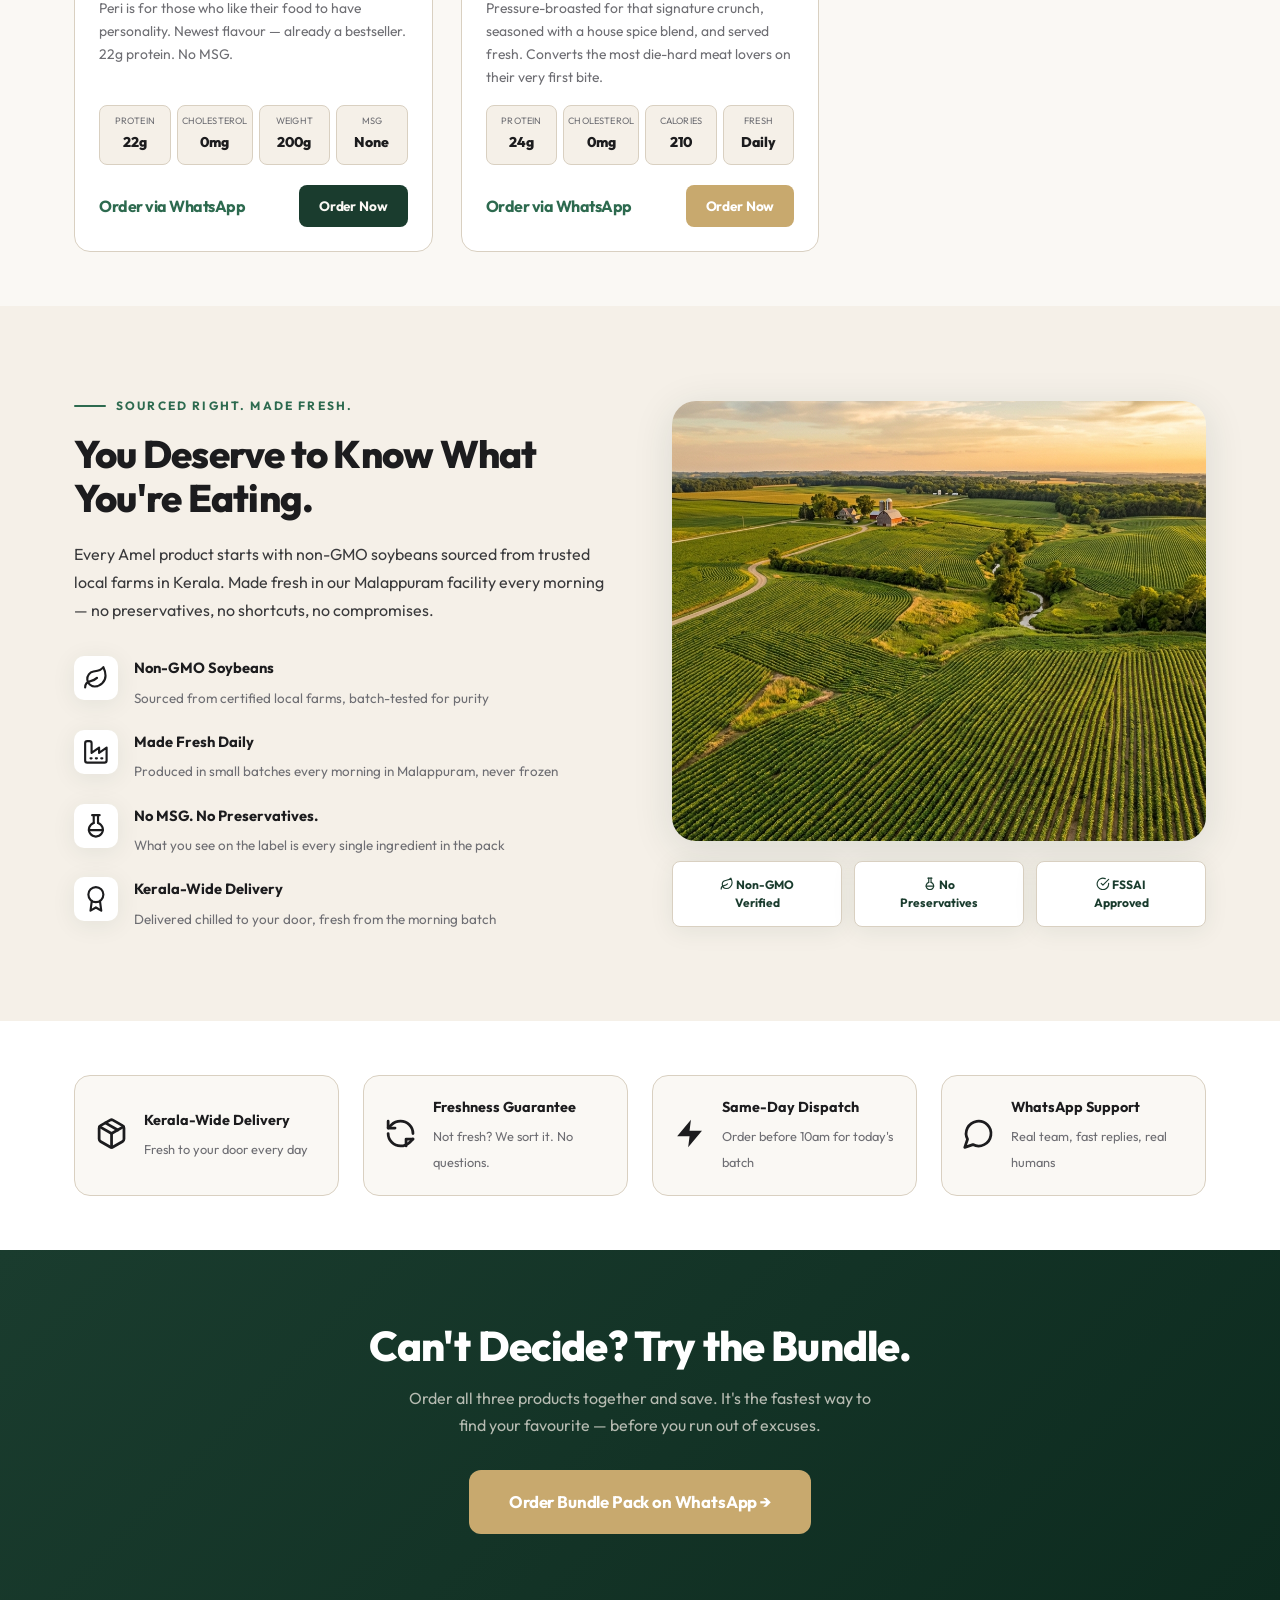
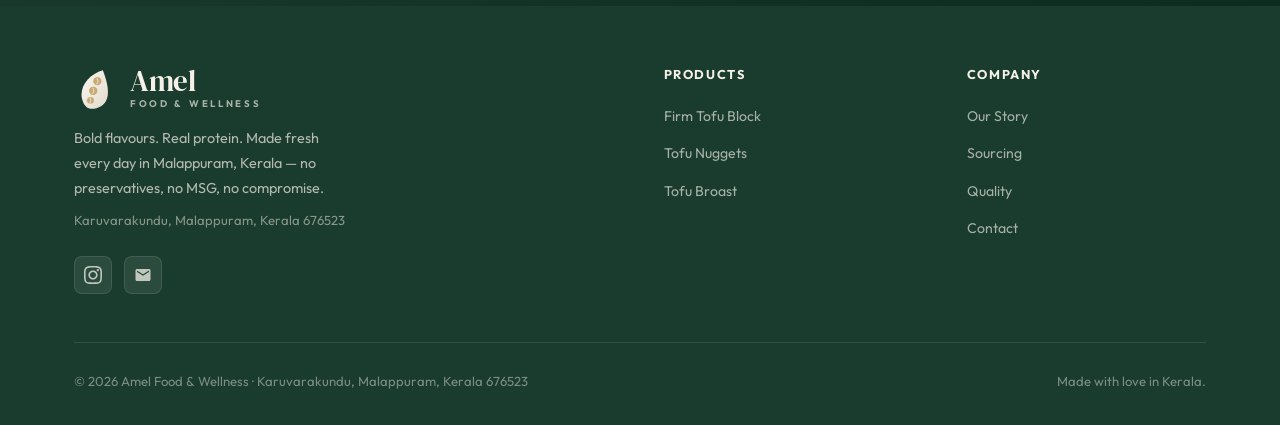
<file: products.html>
<!DOCTYPE html>
<html lang="en">
<head>
  <meta charset="UTF-8" />
  <meta name="viewport" content="width=device-width, initial-scale=1.0" />
  <title>Products | Firm Tofu &amp; Nuggets - Amel Food &amp; Wellness</title>
  <meta name="description" content="Explore our premium range of soybean products including Firm Tofu Blocks, Kandhari Tofu Nuggets, and Tofu Broast. Perfect for fitness diets and authentic recipes." />
  <link rel="icon" href="favicon.svg" type="image/svg+xml" />
  <link rel="shortcut icon" href="favicon.svg" />
  <link rel="stylesheet" href="style.css" />
  <link rel="stylesheet" href="products.css" />
  <link rel="canonical" href="https://amelfoodandwellnesscompany.in/products.html" />
  <meta property="og:title" content="Products | Firm Tofu &amp; Nuggets - Amel Food &amp; Wellness" />
  <meta property="og:description" content="Explore our premium range of soybean products including Firm Tofu Blocks, Kandhari Tofu Nuggets, and Tofu Broast." />
  <meta property="og:image" content="https://amelfoodandwellnesscompany.in/images/amel_seo_image.jpg" />
  <meta property="og:url" content="https://amelfoodandwellnesscompany.in/products.html" />
  <meta property="og:type" content="website" />
  <meta name="twitter:card" content="summary_large_image" />
  
  <script type="application/ld+json">
  {
    "@context": "https://schema.org",
    "@type": "Organization",
    "name": "Amel Food & Wellness",
    "url": "https://amelfoodandwellnesscompany.in/",
    "logo": "https://amelfoodandwellnesscompany.in/images/amel_logo.png",
    "image": "https://amelfoodandwellnesscompany.in/images/amel_logo.png",
    "sameAs": [
      "https://www.instagram.com/amelfoods.in"
    ]
  }
  </script>
  <script type="application/ld+json">
  {
    "@context": "https://schema.org",
    "@type": "ItemList",
    "itemListElement": [
      {
        "@type": "ListItem",
        "position": 1,
        "name": "Firm Tofu Block"
      },
      {
        "@type": "ListItem",
        "position": 2,
        "name": "Kandhari Nuggets"
      },
      {
        "@type": "ListItem",
        "position": 3,
        "name": "Tofu Broast"
      }
    ]
  }
  </script>
</head>
<body>

  <nav class="navbar" id="navbar">
    <div class="nav-inner">
      <a href="index.html" class="nav-logo">
        <img src="images/amel_icon.svg" class="nav-logo-icon" alt="" />
        <div class="nav-logo-text">
          <span class="nav-logo-main">Amel</span>
          <span class="nav-logo-sub">Food &amp; Wellness</span>
        </div>
      </a>
      <ul class="nav-links">
        <li><a href="index.html">Home</a></li>
        <li><a href="products.html" class="active">Products</a></li>
        <li><a href="about.html">About</a></li>
        <li><a href="contact.html">Contact</a></li>
        <li><a href="https://wa.me/917025023108?text=Hi%20Amel!%20I%27d%20like%20to%20order." target="_blank" rel="noopener" class="nav-cta">Order on WhatsApp &rarr;</a></li>
      </ul>
      <button class="nav-hamburger" id="hamburger" aria-label="Toggle menu">
        <span></span><span></span><span></span>
      </button>
    </div>
  </nav>
  <div class="nav-mobile" id="nav-mobile">
    <ul>
      <li><a href="index.html">Home</a></li>
      <li><a href="products.html">Products</a></li>
      <li><a href="about.html">About</a></li>
      <li><a href="contact.html">Contact</a></li>
    </ul>
    <a href="https://wa.me/917025023108?text=Hi%20Amel!%20I%27d%20like%20to%20order." target="_blank" rel="noopener" class="btn btn-primary nav-cta">Order on WhatsApp &rarr;</a>
  </div>

  <main class="page-offset">

    <!-- PAGE HERO -->
    <section class="products-hero">
      <div class="container">
        <div class="products-hero-content reveal">
          <div class="section-label">Our Range</div>
          <h1 class="products-hero-title">Bold Food. <span class="display-serif" style="color:var(--green-glow)">Zero Compromise.</span></h1>
          <p class="products-hero-sub">Three products. One mission. Each one is made to taste so good that you'll forget it's tofu &mdash; and remember it's Kerala.</p>
        </div>
      </div>
    </section>

    <!-- FILTER BAR -->
    <section class="filter-section">
      <div class="container">
        <div class="filter-bar reveal">
          <div class="filter-label">Filter:</div>
          <div class="filter-pills">
            <button class="filter-pill active" data-filter="all">All Products</button>
            <button class="filter-pill" data-filter="firm">Firm Tofu</button>
            <button class="filter-pill" data-filter="nuggets">Nuggets</button>
            <button class="filter-pill" data-filter="broast">Broast</button>
          </div>
          <div class="sort-wrap">
            <select class="sort-select" id="sortSelect" aria-label="Sort products">
              <option value="popular">Most Popular</option>
              <option value="protein">Highest Protein</option>
            </select>
          </div>
        </div>
      </div>
    </section>

    <!-- PRODUCTS GRID -->
    <section class="section-pad-sm products-grid-section">
      <div class="container">
        <div class="products-grid" id="productsGrid">

          <!-- 1: Firm Tofu Block -->
          <div class="prod-card reveal delay-1" data-category="firm" data-price="0" data-protein="26" data-popular="5">
            <div class="prod-img-wrap">
              <img src="images/products_lineup.png" alt="Amel Firm Tofu Block" loading="lazy" />
              <div class="prod-badge bestseller">Bestseller</div>
              <div class="prod-overlay">
                <a href="https://wa.me/917025023108?text=Hi!%20I%27d%20like%20to%20order%20the%20Firm%20Tofu%20Block." target="_blank" rel="noopener" class="btn btn-primary">Order on WhatsApp</a>
              </div>
            </div>
            <div class="prod-info">
              <div class="prod-meta">
                <span class="chip">Firm</span>
                <div class="prod-protein"><svg class="inline-icon" viewBox="0 0 24 24"><path d="m14.4 14.4 3.2 3.2"/><path d="M2.5 9h5"/><path d="m5 11 2-2"/><path d="m8.9 14.4-3.2 3.2"/><path d="m9.9 17.8 1.4-1.4"/><path d="m15.5 12.2-1.4 1.4"/><path d="m11.1 5-4.6 4.6a2 2 0 0 0 0 2.8l5.7 5.7a2 2 0 0 0 2.8 0l4.6-4.6a2 2 0 0 0 0-2.8l-5.7-5.7a2 2 0 0 0-2.8 0Z"/></svg> 26g protein</div>
              </div>
              <h2 class="prod-name">Firm Tofu Block</h2>
              <p class="prod-desc">Pressed firm, packed dense, and ready for anything. It holds its shape in curries, takes on a crust when pan-fried, and soaks up Kerala marinades like nothing else. Our most reordered product.</p>
              <div class="prod-nutrition-bar">
                <div class="nutrition-item"><span>Protein</span><strong>26g</strong></div>
                <div class="nutrition-item"><span>Cholesterol</span><strong>0mg</strong></div>
                <div class="nutrition-item"><span>Calories</span><strong>142</strong></div>
                <div class="nutrition-item"><span>Amino Acids</span><strong>9</strong></div>
              </div>
              <div class="prod-footer">
                <div class="prod-price" style="font-size:1rem; font-weight:700; color:var(--green-mid);">Order via WhatsApp</div>
                <a href="https://wa.me/917025023108?text=Hi!%20I%27d%20like%20to%20order%20Firm%20Tofu%20Block." target="_blank" rel="noopener" class="btn btn-primary btn-sm">Order Now</a>
              </div>
            </div>
          </div>



          <!-- 2: Kandhari Nuggets -->
          <div id="nuggets-section" class="prod-card reveal delay-2" data-category="nuggets" data-price="0" data-protein="22" data-popular="5" style="scroll-margin-top: 100px;">
            <div class="prod-img-wrap">
              <img src="images/hero_tofu.png" alt="Amel Kandhari Nuggets" loading="lazy" />
              <div class="prod-badge" style="background:#c0392b;">Fiery</div>
              <div class="prod-overlay">
                <a href="https://wa.me/917025023108?text=Hi!%20I%27d%20like%20to%20order%20Kandhari%20Nuggets." target="_blank" rel="noopener" class="btn btn-primary">Order on WhatsApp</a>
              </div>
            </div>
            <div class="prod-info">
              <div class="prod-meta">
                <span class="chip">Nuggets</span>
                <div class="prod-protein"><svg class="inline-icon" viewBox="0 0 24 24"><path d="M8.5 14.5A2.5 2.5 0 0 0 11 12c0-1.38-.5-2-1-3-1.072-2.143-.224-4.054 2-6 .5 2.5 2 4.9 4 6.5 2 1.6 3 3.5 3 5.5a7 7 0 1 1-14 0c0-1.153.433-2.294 1-3a2.5 2.5 0 0 0 2.5 2.5z"/></svg> Very Hot</div>
              </div>
              <h2 class="prod-name">Kandhari Nuggets (Tofu)</h2>
              <p class="prod-desc">Blazing Kandhari chilli heat in every bite. If you think you can handle it, prove it. Most people order a second pack within the week. 22g protein per pack. No MSG.</p>
              <div class="prod-nutrition-bar">
                <div class="nutrition-item"><span>Protein</span><strong>22g</strong></div>
                <div class="nutrition-item"><span>Cholesterol</span><strong>0mg</strong></div>
                <div class="nutrition-item"><span>Weight</span><strong>200g</strong></div>
                <div class="nutrition-item"><span>MSG</span><strong>None</strong></div>
              </div>
              <div class="prod-footer">
                <div class="prod-price" style="font-size:1rem; font-weight:700; color:var(--green-mid);">Order via WhatsApp</div>
                <a href="https://wa.me/917025023108?text=Hi!%20I%27d%20like%20to%20order%20Kandhari%20Nuggets." target="_blank" rel="noopener" class="btn btn-primary btn-sm">Order Now</a>
              </div>
            </div>
          </div>

          <!-- 3: Hot & Spicy Nuggets -->
          <div class="prod-card reveal delay-3" data-category="nuggets" data-price="0" data-protein="22" data-popular="5">
            <div class="prod-img-wrap">
              <img src="images/cooking_lifestyle.png" alt="Amel Hot &amp; Spicy Nuggets" loading="lazy" />
              <div class="prod-badge" style="background:#e67e22;">Spicy</div>
              <div class="prod-overlay">
                <a href="https://wa.me/917025023108?text=Hi!%20I%27d%20like%20to%20order%20Hot%20%26%20Spicy%20Nuggets." target="_blank" rel="noopener" class="btn btn-primary">Order on WhatsApp</a>
              </div>
            </div>
            <div class="prod-info">
              <div class="prod-meta">
                <span class="chip">Nuggets</span>
                <div class="prod-protein"><svg class="inline-icon" viewBox="0 0 24 24"><path d="M8.5 14.5A2.5 2.5 0 0 0 11 12c0-1.38-.5-2-1-3-1.072-2.143-.224-4.054 2-6 .5 2.5 2 4.9 4 6.5 2 1.6 3 3.5 3 5.5a7 7 0 1 1-14 0c0-1.153.433-2.294 1-3a2.5 2.5 0 0 0 2.5 2.5z"/></svg> Medium-Hot</div>
              </div>
              <h2 class="prod-name">Hot &amp; Spicy Nuggets (Tofu)</h2>
              <p class="prod-desc">The perfect middle ground &mdash; bold heat without going nuclear. Crispy outside, tender inside, and layered with Kerala's finest spice blend. 22g protein per pack. No MSG.</p>
              <div class="prod-nutrition-bar">
                <div class="nutrition-item"><span>Protein</span><strong>22g</strong></div>
                <div class="nutrition-item"><span>Cholesterol</span><strong>0mg</strong></div>
                <div class="nutrition-item"><span>Weight</span><strong>200g</strong></div>
                <div class="nutrition-item"><span>MSG</span><strong>None</strong></div>
              </div>
              <div class="prod-footer">
                <div class="prod-price" style="font-size:1rem; font-weight:700; color:var(--green-mid);">Order via WhatsApp</div>
                <a href="https://wa.me/917025023108?text=Hi!%20I%27d%20like%20to%20order%20Hot%20%26%20Spicy%20Nuggets." target="_blank" rel="noopener" class="btn btn-primary btn-sm">Order Now</a>
              </div>
            </div>
          </div>

          <!-- 4: Peri Peri Nuggets -->
          <div class="prod-card reveal delay-1" data-category="nuggets" data-price="0" data-protein="22" data-popular="4">
            <div class="prod-img-wrap">
              <img src="images/products_lineup.png" alt="Amel Peri Peri Nuggets" loading="lazy" />
              <div class="prod-badge fresh">New</div>
              <div class="prod-overlay">
                <a href="https://wa.me/917025023108?text=Hi!%20I%27d%20like%20to%20order%20Peri%20Peri%20Nuggets." target="_blank" rel="noopener" class="btn btn-primary">Order on WhatsApp</a>
              </div>
            </div>
            <div class="prod-info">
              <div class="prod-meta">
                <span class="chip">Nuggets</span>
                <div class="prod-protein"><svg class="inline-icon" viewBox="0 0 24 24"><path d="M3 2v7c0 1.1.9 2 2 2h4a2 2 0 0 0 2-2V2"/><path d="M7 2v20"/><path d="M21 15V2v0a5 5 0 0 0-5 5v6c0 1.1.9 2 2 2h3Zm0 0v7"/></svg> Tangy-Hot</div>
              </div>
              <h2 class="prod-name">Peri Peri Nuggets (Tofu)</h2>
              <p class="prod-desc">Tangy, smoky, and a slow-building heat. Our Peri Peri is for those who like their food to have personality. Newest flavour &mdash; already a bestseller. 22g protein. No MSG.</p>
              <div class="prod-nutrition-bar">
                <div class="nutrition-item"><span>Protein</span><strong>22g</strong></div>
                <div class="nutrition-item"><span>Cholesterol</span><strong>0mg</strong></div>
                <div class="nutrition-item"><span>Weight</span><strong>200g</strong></div>
                <div class="nutrition-item"><span>MSG</span><strong>None</strong></div>
              </div>
              <div class="prod-footer">
                <div class="prod-price" style="font-size:1rem; font-weight:700; color:var(--green-mid);">Order via WhatsApp</div>
                <a href="https://wa.me/917025023108?text=Hi!%20I%27d%20like%20to%20order%20Peri%20Peri%20Nuggets." target="_blank" rel="noopener" class="btn btn-primary btn-sm">Order Now</a>
              </div>
            </div>
          </div>



          <!-- 5: Tofu Broast -->
          <div class="prod-card reveal delay-2" data-category="broast" data-price="0" data-protein="24" data-popular="5">
            <div class="prod-img-wrap">
              <img src="images/hero_tofu.png" alt="Amel Tofu Broast" loading="lazy" />
              <div class="prod-badge premium">Signature</div>
              <div class="prod-overlay">
                <a href="https://wa.me/917025023108?text=Hi!%20I%27d%20like%20to%20order%20Tofu%20Broast." target="_blank" rel="noopener" class="btn btn-primary">Order on WhatsApp</a>
              </div>
            </div>
            <div class="prod-info">
              <div class="prod-meta">
                <span class="chip">Fan Favourite</span>
                <div class="prod-protein"><svg class="inline-icon" viewBox="0 0 24 24"><path d="M6 9H4.5a2.5 2.5 0 0 1 0-5H6"/><path d="M18 9h1.5a2.5 2.5 0 0 0 0-5H18"/><path d="M4 22h16"/><path d="M10 14.66V17c0 .55-.47.98-.97 1.21C7.85 18.75 7 20.24 7 22"/><path d="M14 14.66V17c0 .55.47.98.97 1.21C16.15 18.75 17 20.24 17 22"/><path d="M18 2H6v7a6 6 0 0 0 12 0V2Z"/></svg> 24g protein</div>
              </div>
              <h2 class="prod-name">Tofu Broast</h2>
              <p class="prod-desc">Kerala's most talked-about tofu product. Pressure-broasted for that signature crunch, seasoned with a house spice blend, and served fresh. Converts the most die-hard meat lovers on their very first bite.</p>
              <div class="prod-nutrition-bar">
                <div class="nutrition-item"><span>Protein</span><strong>24g</strong></div>
                <div class="nutrition-item"><span>Cholesterol</span><strong>0mg</strong></div>
                <div class="nutrition-item"><span>Calories</span><strong>210</strong></div>
                <div class="nutrition-item"><span>Fresh</span><strong>Daily</strong></div>
              </div>
              <div class="prod-footer">
                <div class="prod-price" style="font-size:1rem; font-weight:700; color:var(--green-mid);">Order via WhatsApp</div>
                <a href="https://wa.me/917025023108?text=Hi!%20I%27d%20like%20to%20order%20Tofu%20Broast." target="_blank" rel="noopener" class="btn btn-gold btn-sm">Order Now</a>
              </div>
            </div>
          </div>

        </div>
      </div>
    </section>

    <!-- QUALITY & SOURCING -->
    <section class="quality-section section-pad">
      <div class="container">
        <div class="quality-grid">
          <div class="quality-text reveal-left">
            <div class="section-label">Sourced Right. Made Fresh.</div>
            <h2 class="quality-heading">You Deserve to Know What You're Eating.</h2>
            <p>Every Amel product starts with non-GMO soybeans sourced from trusted local farms in Kerala. Made fresh in our Malappuram facility every morning &mdash; no preservatives, no shortcuts, no compromises.</p>
            <div class="quality-points">
              <div class="quality-point">
                <div class="quality-icon"><svg class="inline-icon" viewBox="0 0 24 24"><path d="M11 20A7 7 0 0 1 9.8 6.1C15.5 5 17 4.48 19 2c1 2 2 4.18 2 8 0 5.5-4.78 10-10 10Z"/><path d="M2 21c0-3 1.85-5.36 5.08-6C9.5 14.52 12 13 13 12"/></svg></div>
                <div>
                  <strong>Non-GMO Soybeans</strong>
                  <span>Sourced from certified local farms, batch-tested for purity</span>
                </div>
              </div>
              <div class="quality-point">
                <div class="quality-icon"><svg class="inline-icon" viewBox="0 0 24 24"><path d="M2 20a2 2 0 0 0 2 2h16a2 2 0 0 0 2-2V8l-7 5V8l-7 5V4a2 2 0 0 0-2-2H4a2 2 0 0 0-2 2Z"/><path d="M17 18h1"/><path d="M12 18h1"/><path d="M7 18h1"/></svg></div>
                <div>
                  <strong>Made Fresh Daily</strong>
                  <span>Produced in small batches every morning in Malappuram, never frozen</span>
                </div>
              </div>
              <div class="quality-point">
                <div class="quality-icon"><svg class="inline-icon" viewBox="0 0 24 24"><path d="M10 2v7.31"/><path d="M14 9.3V1.99"/><path d="M8.5 2h7"/><path d="M14 9.3a6.5 6.5 0 1 1-4 0"/><path d="M5.52 16h12.96"/></svg></div>
                <div>
                  <strong>No MSG. No Preservatives.</strong>
                  <span>What you see on the label is every single ingredient in the pack</span>
                </div>
              </div>
              <div class="quality-point">
                <div class="quality-icon"><svg class="inline-icon" viewBox="0 0 24 24"><circle cx="12" cy="8" r="7"/><polyline points="8.21 13.89 7 23 12 20 17 23 15.79 13.88"/></svg></div>
                <div>
                  <strong>Kerala-Wide Delivery</strong>
                  <span>Delivered chilled to your door, fresh from the morning batch</span>
                </div>
              </div>
            </div>
          </div>
          <div class="quality-image reveal-right delay-2">
            <img src="images/farm_sourcing.png" alt="Fresh soybean farm sourcing" />
            <div class="quality-cert-row">
              <div class="cert-badge"><svg class="inline-icon" viewBox="0 0 24 24"><path d="M11 20A7 7 0 0 1 9.8 6.1C15.5 5 17 4.48 19 2c1 2 2 4.18 2 8 0 5.5-4.78 10-10 10Z"/><path d="M2 21c0-3 1.85-5.36 5.08-6C9.5 14.52 12 13 13 12"/></svg> Non-GMO<br>Verified</div>
              <div class="cert-badge"><svg class="inline-icon" viewBox="0 0 24 24"><path d="M10 2v7.31"/><path d="M14 9.3V1.99"/><path d="M8.5 2h7"/><path d="M14 9.3a6.5 6.5 0 1 1-4 0"/><path d="M5.52 16h12.96"/></svg> No<br>Preservatives</div>
              <div class="cert-badge"><svg class="inline-icon" viewBox="0 0 24 24"><path d="M22 11.08V12a10 10 0 1 1-5.93-9.14"/><path d="m9 11 3 3L22 4"/></svg> FSSAI<br>Approved</div>
            </div>
          </div>
        </div>
      </div>
    </section>

    <!-- TRUST STRIP -->
    <section class="trust-strip section-pad-sm">
      <div class="container">
        <div class="trust-strip-grid reveal">
          <div class="trust-item">
            <div class="trust-icon"><svg class="inline-icon" viewBox="0 0 24 24"><path d="m7.5 4.27 9 5.15"/><path d="M21 8a2 2 0 0 0-1-1.73l-7-4a2 2 0 0 0-2 0l-7 4A2 2 0 0 0 3 8v8a2 2 0 0 0 1 1.73l7 4a2 2 0 0 0 2 0l7-4A2 2 0 0 0 21 16Z"/><path d="m3.3 7 8.7 5 8.7-5"/><path d="M12 22V12"/></svg></div>
            <div class="trust-text">
              <strong>Kerala-Wide Delivery</strong>
              <span>Fresh to your door every day</span>
            </div>
          </div>
          <div class="trust-item">
            <div class="trust-icon"><svg class="inline-icon" viewBox="0 0 24 24"><path d="M21 12a9 9 0 0 0-9-9 9.75 9.75 0 0 0-6.74 2.74L3 8"/><path d="M3 3v5h5"/><path d="M3 12a9 9 0 0 0 9 9 9.75 9.75 0 0 0 6.74-2.74L21 16"/><path d="M16 21v-5h5"/></svg></div>
            <div class="trust-text">
              <strong>Freshness Guarantee</strong>
              <span>Not fresh? We sort it. No questions.</span>
            </div>
          </div>
          <div class="trust-item">
            <div class="trust-icon"><svg class="inline-icon" viewBox="0 0 24 24" fill="currentColor"><polygon points="13 2 3 14 12 14 11 22 21 10 12 10 13 2"/></svg></div>
            <div class="trust-text">
              <strong>Same-Day Dispatch</strong>
              <span>Order before 10am for today's batch</span>
            </div>
          </div>
          <div class="trust-item">
            <div class="trust-icon"><svg class="inline-icon" viewBox="0 0 24 24"><path d="M7.9 20A9 9 0 1 0 4 16.1L2 22Z"/></svg></div>
            <div class="trust-text">
              <strong>WhatsApp Support</strong>
              <span>Real team, fast replies, real humans</span>
            </div>
          </div>
        </div>
      </div>
    </section>

    <!-- CTA STRIP -->
    <section class="products-cta-strip">
      <div class="container reveal">
        <h2>Can't Decide? Try the Bundle.</h2>
        <p>Order all three products together and save. It's the fastest way to find your favourite &mdash; before you run out of excuses.</p>
        <a href="https://wa.me/917025023108?text=Hi!%20I%27d%20like%20to%20order%20a%20bundle%20of%20all%20Amel%20products." target="_blank" rel="noopener" class="btn btn-gold btn-lg">Order Bundle Pack on WhatsApp &rarr;</a>
      </div>
    </section>

  </main>

  <!-- FOOTER -->
  <footer class="footer">
    <div class="container">
      <div class="footer-grid">
        <div class="footer-brand">
          <a href="index.html" class="nav-logo" style="margin-bottom:16px; display:inline-flex;">
            <img src="images/amel_icon_light.svg" class="nav-logo-icon" alt="" />
        <div class="nav-logo-text">
          <span class="nav-logo-main">Amel</span>
          <span class="nav-logo-sub">Food &amp; Wellness</span>
        </div>
          </a>
          <p>Bold flavours. Real protein. Made fresh every day in Malappuram, Kerala &mdash; no preservatives, no MSG, no compromise.</p>
          <p style="font-size:0.82rem; color:rgba(245,240,232,0.5); margin-top:8px;">Karuvarakundu, Malappuram, Kerala 676523</p>
          <div class="footer-socials">
            <a href="https://www.instagram.com/amelfoods.in" target="_blank" rel="noopener" class="footer-social-btn" title="Instagram @amelfoods.in">
              <svg width="18" height="18" viewBox="0 0 24 24" fill="currentColor"><path d="M12 2.163c3.204 0 3.584.012 4.85.07 3.252.148 4.771 1.691 4.919 4.919.058 1.265.069 1.645.069 4.849 0 3.205-.012 3.584-.069 4.849-.149 3.225-1.664 4.771-4.919 4.919-1.266.058-1.644.07-4.85.07-3.204 0-3.584-.012-4.849-.07-3.26-.149-4.771-1.699-4.919-4.92-.058-1.265-.07-1.644-.07-4.849 0-3.204.013-3.583.07-4.849.149-3.227 1.664-4.771 4.919-4.919 1.266-.057 1.645-.069 4.849-.069zm0-2.163c-3.259 0-3.667.014-4.947.072-4.358.2-6.78 2.618-6.98 6.98-.059 1.281-.073 1.689-.073 4.948 0 3.259.014 3.668.072 4.948.2 4.358 2.618 6.78 6.98 6.98 1.281.058 1.689.072 4.948.072 3.259 0 3.668-.014 4.948-.072 4.354-.2 6.782-2.618 6.979-6.98.059-1.28.073-1.689.073-4.948 0-3.259-.014-3.667-.072-4.947-.196-4.354-2.617-6.78-6.979-6.98-1.281-.059-1.69-.073-4.949-.073zm0 5.838c-3.403 0-6.162 2.759-6.162 6.162s2.759 6.163 6.162 6.163 6.162-2.759 6.162-6.163c0-3.403-2.759-6.162-6.162-6.162zm0 10.162c-2.209 0-4-1.79-4-4 0-2.209 1.791-4 4-4s4 1.791 4 4c0 2.21-1.791 4-4 4zm6.406-11.845c-.796 0-1.441.645-1.441 1.44s.645 1.44 1.441 1.44c.795 0 1.439-.645 1.439-1.44s-.644-1.44-1.439-1.44z"/></svg>
            </a>
            <a href="mailto:amelfoodproducts@gmail.com" class="footer-social-btn" title="amelfoodproducts@gmail.com">
              <svg width="18" height="18" viewBox="0 0 24 24" fill="currentColor"><path d="M20 4H4c-1.1 0-1.99.9-1.99 2L2 18c0 1.1.9 2 2 2h16c1.1 0 2-.9 2-2V6c0-1.1-.9-2-2-2zm0 4l-8 5-8-5V6l8 5 8-5v2z"/></svg>
            </a>
          </div>
        </div>
        <div class="footer-col">
          <h4>Products</h4>
          <ul>
            <li><a href="products.html">Firm Tofu Block</a></li>
            <li><a href="products.html">Tofu Nuggets</a></li>
            <li><a href="products.html">Tofu Broast</a></li>
          </ul>
        </div>
        <div class="footer-col">
          <h4>Company</h4>
          <ul>
            <li><a href="about.html">Our Story</a></li>
            <li><a href="about.html">Sourcing</a></li>
            <li><a href="about.html">Quality</a></li>
            <li><a href="contact.html">Contact</a></li>
          </ul>
        </div>
      </div>
      <div class="footer-bottom">
        <span>&copy; 2026 Amel Food &amp; Wellness &middot; Karuvarakundu, Malappuram, Kerala 676523</span>
        <span>Made with love in Kerala.</span>
      </div>
    </div>
  </footer>

  <script src="main.js"></script>
  <script src="products.js"></script>
</body>
</html>
</file>
<file: style.css>
/* =====================================================
   AMEL FOOD & WELLNESS — GLOBAL DESIGN SYSTEM
   ===================================================== */

@import url('https://fonts.googleapis.com/css2?family=Outfit:wght@300;400;500;600;700;800;900&family=DM+Serif+Display:ital@0;1&display=swap');

/* ── CSS Custom Properties ── */
:root {
  --green-dark:   #1a3c2e;
  --green-mid:    #2d6a4f;
  --green-light:  #52b788;
  --green-glow:   #74c69d;
  --beige:        #f5f0e8;
  --beige-mid:    #ede8df;
  --beige-dark:   #d9d0c1;
  --cream:        #faf8f4;
  --white:        #ffffff;
  --charcoal:     #1c1c1e;
  --gray-dark:    #3a3a3c;
  --gray-mid:     #6e6e73;
  --gray-light:   #aeaeb2;
  --accent-gold:  #c8a96e;
  --shadow-soft:  0 4px 24px rgba(26,60,46,0.08);
  --shadow-card:  0 8px 40px rgba(26,60,46,0.12);
  --shadow-hover: 0 16px 56px rgba(26,60,46,0.18);
  --radius-sm:    8px;
  --radius-md:    16px;
  --radius-lg:    24px;
  --radius-xl:    40px;
  --transition:   all 0.35s cubic-bezier(0.4, 0, 0.2, 1);
  --transition-fast: all 0.18s cubic-bezier(0.4, 0, 0.2, 1);
  --nav-h:        72px;
}

/* ── Reset & Base ── */
*, *::before, *::after { box-sizing: border-box; margin: 0; padding: 0; }

html {
  scroll-behavior: smooth;
  font-size: 16px;
  -webkit-font-smoothing: antialiased;
  -moz-osx-font-smoothing: grayscale;
  overflow-x: hidden;
}

body {
  font-family: 'Outfit', system-ui, sans-serif;
  background: var(--cream);
  color: var(--charcoal);
  line-height: 1.65;
  overflow-x: hidden;
}

img { display: block; max-width: 100%; }

a { text-decoration: none; color: inherit; }

/* ── Typography Scale ── */
h1 { font-family: 'Outfit', sans-serif; font-size: clamp(2.4rem, 8vw, 4.2rem); line-height: 1.1; letter-spacing: -0.03em; font-weight: 800; }
h2 { font-family: 'Outfit', sans-serif; font-size: clamp(1.8rem, 5vw, 2.8rem); line-height: 1.15; letter-spacing: -0.02em; font-weight: 700; }
h3 { font-family: 'Outfit', sans-serif; font-size: 1.4rem; line-height: 1.2; letter-spacing: -0.01em; font-weight: 700; }
h4, h5 { font-family: 'Outfit', sans-serif; line-height: 1.25; letter-spacing: -0.01em; font-weight: 600; }

.display-serif { font-family: 'DM Serif Display', Georgia, serif; font-style: italic; }

.section-label {
  font-size: 0.75rem;
  font-weight: 700;
  letter-spacing: 0.18em;
  text-transform: uppercase;
  color: var(--green-mid);
  display: flex;
  align-items: center;
  gap: 10px;
}
.section-label::before {
  content: '';
  display: block;
  width: 32px;
  height: 2px;
  background: var(--green-mid);
  border-radius: 2px;
}

/* ── Layout ── */
.inline-icon {
  width: 1.15em;
  height: 1.15em;
  vertical-align: -0.15em;
  display: inline-block;
  stroke: currentColor;
  stroke-width: 2;
  fill: none;
  stroke-linecap: round;
  stroke-linejoin: round;
  flex-shrink: 0;
}
.inline-icon[fill="currentColor"] {
  fill: currentColor;
  stroke: none;
}

.container {
  max-width: 1180px;
  margin: 0 auto;
  padding: 0 clamp(16px, 4vw, 24px);
}

.section-pad { padding: clamp(60px, 10vh, 120px) 0; }
.section-pad-sm { padding: clamp(40px, 6vh, 80px) 0; }

/* ── Sticky Navigation ── */
.navbar {
  position: fixed;
  top: 0;
  left: 0;
  right: 0;
  z-index: 999;
  height: var(--nav-h);
  display: flex;
  align-items: center;
  background: rgba(250, 248, 244, 0.85);
  backdrop-filter: blur(16px);
  -webkit-backdrop-filter: blur(16px);
  border-bottom: 1px solid transparent;
  transition: var(--transition);
}

.navbar.scrolled {
  background: rgba(250, 248, 244, 0.96);
  border-bottom-color: var(--beige-dark);
  box-shadow: var(--shadow-soft);
}

.nav-inner {
  display: flex;
  align-items: center;
  justify-content: space-between;
  width: 100%;
  max-width: 1180px;
  margin: 0 auto;
  padding: 0 24px;
}

.nav-logo {
  display: flex;
  flex-direction: row;
  align-items: center;
  gap: 12px;
  text-decoration: none;
  white-space: nowrap;
}

.nav-logo-icon {
  width: 44px;
  height: 44px;
  display: block;
  flex-shrink: 0;
}

.nav-logo-text {
  display: flex;
  flex-direction: column;
  align-items: flex-start;
}

.nav-logo-main {
  font-family: 'DM Serif Display', Georgia, serif;
  font-size: 1.8rem;
  color: var(--green-dark);
  line-height: 1;
  letter-spacing: -0.01em;
}

.nav-logo-sub {
  font-family: 'Outfit', sans-serif;
  font-size: 0.6rem;
  font-weight: 700;
  text-transform: uppercase;
  letter-spacing: 0.28em;
  color: var(--accent-gold);
  line-height: 1;
  margin-top: 4px;
}

.nav-logo-mark {
  display: none;
}

.nav-links {
  display: flex;
  align-items: center;
  gap: 40px;
  list-style: none;
}

.nav-links a {
  font-size: 0.9rem;
  font-weight: 500;
  color: var(--gray-dark);
  position: relative;
  transition: var(--transition-fast);
}

.nav-links a::after {
  content: '';
  position: absolute;
  bottom: -4px;
  left: 0;
  width: 0;
  height: 2px;
  background: var(--green-mid);
  border-radius: 2px;
  transition: var(--transition-fast);
}

.nav-links a:hover, .nav-links a.active {
  color: var(--green-dark);
}

.nav-links a:hover::after, .nav-links a.active::after {
  width: 100%;
}

.nav-cta {
  background: var(--green-dark);
  color: var(--cream) !important;
  padding: 10px 22px;
  border-radius: var(--radius-sm);
  font-weight: 600;
  font-size: 0.875rem;
  transition: var(--transition-fast) !important;
}

.nav-cta::after { display: none !important; }

.nav-cta:hover {
  background: var(--green-mid) !important;
  transform: translateY(-1px);
  box-shadow: 0 4px 16px rgba(45,106,79,0.3) !important;
}

/* Mobile hamburger */
.nav-hamburger {
  display: none;
  flex-direction: column;
  gap: 5px;
  cursor: pointer;
  padding: 4px;
  background: none;
  border: none;
}

.nav-hamburger span {
  display: block;
  width: 24px;
  height: 2px;
  background: var(--green-dark);
  border-radius: 2px;
  transition: var(--transition-fast);
}

.nav-hamburger.open span:nth-child(1) { transform: translateY(7px) rotate(45deg); }
.nav-hamburger.open span:nth-child(2) { opacity: 0; }
.nav-hamburger.open span:nth-child(3) { transform: translateY(-7px) rotate(-45deg); }

/* Mobile nav */
.nav-mobile {
  position: fixed;
  top: 0;
  left: 0;
  width: 100vw;
  height: 100vh;
  background: var(--cream);
  z-index: 998;
  display: flex;
  flex-direction: column;
  justify-content: center;
  align-items: center;
  padding: 40px;
  transform: translateX(100%);
  transition: transform 0.6s cubic-bezier(0.85, 0, 0.15, 1);
  visibility: hidden;
}

.nav-mobile.open {
  transform: translateX(0);
  visibility: visible;
}

.nav-mobile ul {
  list-style: none;
  text-align: center;
  width: 100%;
}

.nav-mobile ul li {
  margin: 18px 0;
  opacity: 0;
  transform: translateY(20px);
  transition: all 0.4s ease;
}

.nav-mobile.open ul li {
  opacity: 1;
  transform: translateY(0);
}

/* Stagger Link Entrance */
.nav-mobile.open ul li:nth-child(1) { transition-delay: 0.15s; }
.nav-mobile.open ul li:nth-child(2) { transition-delay: 0.25s; }
.nav-mobile.open ul li:nth-child(3) { transition-delay: 0.35s; }
.nav-mobile.open ul li:nth-child(4) { transition-delay: 0.45s; }

.nav-mobile ul a {
  display: block;
  font-size: 1.8rem;
  font-weight: 800;
  color: var(--green-dark);
  text-decoration: none;
  font-family: 'Outfit', sans-serif;
  letter-spacing: -0.02em;
}

.nav-mobile .nav-cta {
  display: inline-block;
  margin-top: 24px;
  padding: 18px 40px;
  font-size: 1.1rem;
}

/* ── Buttons ── */
.btn {
  display: inline-flex;
  align-items: center;
  gap: 8px;
  padding: 14px 32px;
  border-radius: var(--radius-sm);
  font-weight: 700;
  font-size: 0.95rem;
  cursor: pointer;
  transition: var(--transition-fast);
  border: none;
  font-family: 'Outfit', sans-serif;
  letter-spacing: -0.01em;
  white-space: nowrap;
}

.btn-primary {
  background: var(--green-dark);
  color: var(--cream);
}
.btn-primary:hover {
  background: var(--green-mid);
  transform: translateY(-2px);
  box-shadow: 0 8px 24px rgba(45,106,79,0.35);
}

.btn-secondary {
  background: transparent;
  color: var(--green-dark);
  border: 2px solid var(--green-dark);
}
.btn-secondary:hover {
  background: var(--green-dark);
  color: var(--cream);
  transform: translateY(-2px);
}

.btn-ghost {
  background: transparent;
  color: var(--cream);
  border: 2px solid rgba(255,255,255,0.5);
}
.btn-ghost:hover {
  background: rgba(255,255,255,0.1);
  border-color: rgba(255,255,255,0.9);
}

.btn-gold {
  background: var(--accent-gold);
  color: var(--white);
}
.btn-gold:hover {
  background: #b8934a;
  transform: translateY(-2px);
  box-shadow: 0 8px 24px rgba(200,169,110,0.4);
}

.btn-lg { padding: 18px 40px; font-size: 1.05rem; border-radius: 12px; }
.btn-sm { padding: 10px 20px; font-size: 0.85rem; }

/* ── Badge ── */
.badge {
  display: inline-flex;
  align-items: center;
  gap: 6px;
  background: var(--beige);
  border: 1px solid var(--beige-dark);
  color: var(--green-dark);
  font-size: 0.78rem;
  font-weight: 600;
  padding: 6px 14px;
  border-radius: 100px;
  letter-spacing: 0.02em;
}

/* ── Scroll Reveal Animations ── */
.reveal {
  opacity: 0;
  transform: translateY(32px);
  transition: opacity 0.7s cubic-bezier(0.4,0,0.2,1), transform 0.7s cubic-bezier(0.4,0,0.2,1);
}

.reveal.visible {
  opacity: 1;
  transform: translateY(0);
}

.reveal-left {
  opacity: 0;
  transform: translateX(-40px);
  transition: opacity 0.7s cubic-bezier(0.4,0,0.2,1), transform 0.7s cubic-bezier(0.4,0,0.2,1);
}

.reveal-left.visible {
  opacity: 1;
  transform: translateX(0);
}

.reveal-right {
  opacity: 0;
  transform: translateX(40px);
  transition: opacity 0.7s cubic-bezier(0.4,0,0.2,1), transform 0.7s cubic-bezier(0.4,0,0.2,1);
}

.reveal-right.visible {
  opacity: 1;
  transform: translateX(0);
}

.reveal-scale {
  opacity: 0;
  transform: scale(0.92);
  transition: opacity 0.6s cubic-bezier(0.4,0,0.2,1), transform 0.6s cubic-bezier(0.4,0,0.2,1);
}

.reveal-scale.visible {
  opacity: 1;
  transform: scale(1);
}

/* Stagger delays */
.delay-1 { transition-delay: 0.1s; }
.delay-2 { transition-delay: 0.2s; }
.delay-3 { transition-delay: 0.3s; }
.delay-4 { transition-delay: 0.4s; }
.delay-5 { transition-delay: 0.5s; }

/* ── Footer ── */
.footer {
  background: var(--green-dark);
  color: rgba(245,240,232,0.8);
  padding: 60px 0 32px;
}

.footer-grid {
  display: grid;
  grid-template-columns: 2.2fr 1fr 1fr;
  gap: 64px;
  margin-bottom: 48px;
}

.footer-brand .nav-logo-main { color: var(--beige); }
.footer-brand .nav-logo-sub { color: rgba(245,240,232,0.65); }

.footer-brand p {
  font-size: 0.9rem;
  line-height: 1.75;
  max-width: 280px;
  color: rgba(245,240,232,0.7);
}

.footer-socials {
  display: flex;
  gap: 12px;
  margin-top: 24px;
}

.footer-social-btn {
  width: 38px;
  height: 38px;
  background: rgba(255,255,255,0.08);
  border-radius: 8px;
  display: flex;
  align-items: center;
  justify-content: center;
  transition: var(--transition-fast);
  cursor: pointer;
  border: 1px solid rgba(255,255,255,0.1);
  color: rgba(245,240,232,0.75);
  text-decoration: none;
}

.footer-social-btn:hover {
  background: var(--green-mid);
  border-color: var(--green-mid);
  color: var(--white);
  transform: translateY(-2px);
}

.footer-col h4 {
  font-size: 0.8rem;
  font-weight: 700;
  text-transform: uppercase;
  letter-spacing: 0.12em;
  color: var(--beige);
  margin-bottom: 20px;
}

.footer-col ul { list-style: none; }
.footer-col ul li { margin-bottom: 11px; }
.footer-col ul a {
  font-size: 0.88rem;
  color: rgba(245,240,232,0.65);
  transition: var(--transition-fast);
}
.footer-col ul a:hover { color: var(--green-glow); }

.footer-bottom {
  border-top: 1px solid rgba(255,255,255,0.1);
  padding-top: 28px;
  display: flex;
  align-items: center;
  justify-content: space-between;
  font-size: 0.82rem;
  color: rgba(245,240,232,0.45);
}

/* ── Divider ── */
.divider {
  width: 56px;
  height: 3px;
  background: linear-gradient(90deg, var(--green-mid), var(--green-light));
  border-radius: 3px;
  margin: 16px 0 24px;
}

/* ── Chips / Tags ── */
.chip {
  display: inline-flex;
  align-items: center;
  gap: 4px;
  background: rgba(82,183,136,0.12);
  color: var(--green-mid);
  font-size: 0.78rem;
  font-weight: 600;
  padding: 4px 12px;
  border-radius: 100px;
  border: 1px solid rgba(82,183,136,0.25);
}

/* ── Utility ── */
.text-center { text-align: center; }
.text-green { color: var(--green-mid); }
.text-gold { color: var(--accent-gold); }
.text-muted { color: var(--gray-mid); }
.mt-8 { margin-top: 8px; }
.mt-16 { margin-top: 16px; }
.mt-24 { margin-top: 24px; }
.mt-32 { margin-top: 32px; }
.mt-48 { margin-top: 48px; }
.mb-8 { margin-bottom: 8px; }
.mb-12 { margin-bottom: 12px; }
.mb-16 { margin-bottom: 16px; }
.mb-24 { margin-bottom: 24px; }
.mb-32 { margin-bottom: 32px; }
.mb-48 { margin-bottom: 48px; }

/* ── Page Offset ── */
.page-offset { padding-top: var(--nav-h); }

/* ── Trust Bar ── */
.trust-bar {
  background: var(--green-dark);
  color: rgba(245,240,232,0.85);
  padding: 12px 0;
  overflow: hidden;
}

.trust-bar-inner {
  display: flex;
  align-items: center;
  justify-content: center;
  gap: 40px;
  font-size: 0.8rem;
  font-weight: 500;
  letter-spacing: 0.04em;
}

.trust-bar-item {
  display: flex;
  align-items: center;
  gap: 8px;
  white-space: nowrap;
}

/* ── Responsive ── */
@media (max-width: 1024px) {
  .footer-grid { grid-template-columns: 1fr 1fr; gap: 32px; }
}

@media (max-width: 768px) {
  :root { --nav-h: 64px; }
  .section-pad { padding: 56px 0; }
  .section-pad-sm { padding: 40px 0; }
  .nav-links { display: none; }
  .nav-hamburger { display: flex; }
  .footer-grid { grid-template-columns: 1fr 1fr; gap: 28px; }
  .footer-bottom { flex-direction: column; gap: 10px; text-align: center; }
  /* Hide trust bar on mobile — it wraps to 2 rows and bleeds below the fixed navbar */
  .trust-bar { display: none; }
  /* Nav logo: shrink slightly for mobile */
  .nav-logo-main { font-size: 1.5rem; }
  .nav-logo-icon { width: 36px; height: 36px; }
  /* About hero: page-offset (64px) + hero padding = too much space; reduce hero padding */
  .about-hero { padding-top: 40px !important; }
  
  /* Prevent horizontal scrolling/zooming bug on mobile from side reveals */
  .reveal-left, .reveal-right {
    transform: translateY(32px);
  }
  .reveal-left.visible, .reveal-right.visible {
    transform: translateY(0);
  }
}

@media (max-width: 480px) {
  .container { padding: 0 16px; }
  .footer-grid { grid-template-columns: 1fr; }
  .btn-lg { padding: 15px 28px; font-size: 0.95rem; }
  .footer-social-btn { width: 34px; height: 34px; }
}
</file>
<file: home.css>
/* =====================================================
   HOME PAGE STYLES
   ===================================================== */

/* ── HERO ── */
.hero {
  min-height: 100vh;
  display: flex;
  align-items: center;
  background: var(--cream);
  position: relative;
  overflow: hidden;
  padding-top: calc(var(--nav-h) + 40px);
  padding-bottom: 80px;
}

.hero-bg-shape {
  position: absolute;
  top: -10%;
  right: -8%;
  width: 55vw;
  height: 80vh;
  background: radial-gradient(ellipse at top right, rgba(82,183,136,0.12) 0%, rgba(82,183,136,0.03) 60%, transparent 100%);
  border-radius: 50%;
  pointer-events: none;
}

.hero-grid {
  display: grid;
  grid-template-columns: 1fr 1fr;
  gap: 64px;
  align-items: center;
  width: 100%;
}

.hero-content { padding-right: 16px; }

.hero-headline {
  font-size: clamp(2.8rem, 5.5vw, 4.4rem);
  font-weight: 900;
  color: var(--charcoal);
  margin: 20px 0 24px;
  line-height: 1.05;
  letter-spacing: -0.03em;
}

.hero-headline-accent {
  color: var(--green-mid);
  font-size: clamp(3rem, 6vw, 5rem);
  display: block;
  line-height: 1.05;
}

.hero-sub {
  font-size: 1.1rem;
  color: var(--gray-dark);
  max-width: 460px;
  line-height: 1.75;
  margin-bottom: 36px;
}

.hero-actions {
  display: flex;
  gap: 16px;
  flex-wrap: wrap;
  margin-bottom: 48px;
}

.hero-stats {
  display: flex;
  align-items: center;
  gap: 32px;
  padding: 24px 28px;
  background: var(--white);
  border-radius: var(--radius-md);
  box-shadow: var(--shadow-soft);
  border: 1px solid var(--beige-dark);
  width: fit-content;
}

.hero-stat {
  display: flex;
  flex-direction: column;
  align-items: flex-start;
}

.hero-stat-num {
  font-size: 2rem;
  font-weight: 900;
  color: var(--green-dark);
  line-height: 1;
  letter-spacing: -0.04em;
}

.hero-stat > span:nth-child(2) {
  font-size: 1.4rem;
  font-weight: 900;
  color: var(--green-mid);
  display: inline;
}

.hero-stat-label {
  font-size: 0.75rem;
  color: var(--gray-mid);
  margin-top: 4px;
  font-weight: 500;
}

.hero-stat-divider {
  width: 1px;
  height: 40px;
  background: var(--beige-dark);
}

/* Hero visual */
.hero-visual { position: relative; }

.hero-image-wrap {
  position: relative;
  border-radius: var(--radius-lg);
  overflow: visible;
}

.hero-img {
  width: 100%;
  height: 520px;
  object-fit: cover;
  border-radius: var(--radius-lg);
  box-shadow: var(--shadow-hover);
  transition: transform 0.8s cubic-bezier(0.4,0,0.2,1);
}

.hero-img:hover { transform: scale(1.02); }

/* Floating cards */
.hero-float-card {
  position: absolute;
  display: flex;
  align-items: center;
  gap: 12px;
  background: var(--white);
  border-radius: 14px;
  padding: 12px 18px;
  box-shadow: 0 8px 32px rgba(0,0,0,0.12);
  border: 1px solid var(--beige-dark);
  animation: float 3s ease-in-out infinite alternate;
}

.hero-float-1 {
  bottom: 40px;
  left: -32px;
  animation-delay: 0s;
}

.hero-float-2 {
  top: 32px;
  right: -28px;
  animation-delay: 1.5s;
}

@keyframes float {
  from { transform: translateY(0px); }
  to   { transform: translateY(-10px); }
}

.hero-float-icon { font-size: 1.5rem; }
.hero-float-title { font-size: 0.85rem; font-weight: 700; color: var(--charcoal); }
.hero-float-sub { font-size: 0.72rem; color: var(--gray-mid); margin-top: 2px; }

/* Scroll indicator */
.hero-scroll-indicator {
  position: absolute;
  bottom: 32px;
  left: 50%;
  transform: translateX(-50%);
}

.scroll-dot {
  width: 20px;
  height: 32px;
  border: 2px solid var(--green-mid);
  border-radius: 100px;
  position: relative;
}

.scroll-dot::before {
  content: '';
  position: absolute;
  top: 4px;
  left: 50%;
  transform: translateX(-50%);
  width: 4px;
  height: 8px;
  background: var(--green-mid);
  border-radius: 100px;
  animation: scrollDot 1.6s ease-in-out infinite;
}

@keyframes scrollDot {
  0%   { opacity: 1; top: 4px; }
  100% { opacity: 0; top: 16px; }
}

/* ── TICKER ── */
.ticker-section {
  background: var(--beige);
  padding: 18px 0;
  border-top: 1px solid var(--beige-dark);
  border-bottom: 1px solid var(--beige-dark);
  overflow: hidden;
}

.ticker-track { overflow: hidden; }

.ticker-inner {
  display: flex;
  align-items: center;
  gap: 16px;
  white-space: nowrap;
  animation: ticker 30s linear infinite;
}

@keyframes ticker {
  from { transform: translateX(0); }
  to   { transform: translateX(-50%); }
}

.ticker-item {
  font-size: 0.88rem;
  font-weight: 500;
  color: var(--gray-dark);
}

.ticker-sep {
  color: var(--green-mid);
  font-weight: 700;
}

/* ── BENEFITS ── */
.benefits-grid {
  display: grid;
  grid-template-columns: repeat(3, 1fr);
  gap: 24px;
}

.benefit-card {
  background: var(--white);
  border-radius: var(--radius-md);
  padding: 32px;
  border: 1px solid var(--beige-dark);
  transition: var(--transition);
  cursor: pointer;
  position: relative;
  overflow: hidden;
}

.benefit-card::before {
  content: '';
  position: absolute;
  inset: 0;
  background: linear-gradient(135deg, rgba(82,183,136,0.06), transparent);
  opacity: 0;
  transition: var(--transition);
}

.benefit-card:hover {
  transform: translateY(-6px);
  box-shadow: var(--shadow-hover);
  border-color: var(--green-light);
}

.benefit-card:hover::before { opacity: 1; }

.benefit-icon {
  font-size: 2.2rem;
  margin-bottom: 20px;
  display: block;
  transition: transform 0.3s ease;
}

.benefit-card:hover .benefit-icon { transform: scale(1.15) rotate(5deg); }

.benefit-card h3 {
  font-size: 1.1rem;
  font-weight: 700;
  color: var(--charcoal);
  margin-bottom: 10px;
}

.benefit-card p {
  font-size: 0.9rem;
  color: var(--gray-mid);
  line-height: 1.7;
}

.benefit-cta {
  font-size: 0.8rem;
  font-weight: 600;
  color: var(--green-mid);
  margin-top: 16px;
  opacity: 0;
  transform: translateX(-8px);
  transition: var(--transition-fast);
}

.benefit-card:hover .benefit-cta {
  opacity: 1;
  transform: translateX(0);
}

/* ── COMPARISON ── */
.comparison-section {
  background: linear-gradient(160deg, var(--green-dark) 0%, #0d2b1f 100%);
  color: var(--beige);
}

.comparison-section .section-label {
  color: var(--green-glow);
}
.comparison-section .section-label::before { background: var(--green-glow); }

.comparison-section h2 { color: var(--white); }
.comparison-section p { color: rgba(245,240,232,0.7); }

.comparison-grid {
  display: grid;
  grid-template-columns: 1.4fr 1fr;
  gap: 40px;
  align-items: start;
}

.comparison-table {
  background: rgba(255,255,255,0.05);
  border-radius: var(--radius-md);
  overflow: hidden;
  border: 1px solid rgba(255,255,255,0.1);
}

.compare-row {
  display: grid;
  grid-template-columns: 1.2fr 1fr 1fr;
  border-bottom: 1px solid rgba(255,255,255,0.07);
  transition: background 0.2s;
}

.compare-row:last-child { border-bottom: none; }
.compare-row:not(.compare-header-row):hover { background: rgba(255,255,255,0.04); }

.compare-header-row { background: rgba(255,255,255,0.1); }

.compare-metric, .compare-col {
  padding: 14px 18px;
  font-size: 0.9rem;
}

.compare-metric {
  font-weight: 600;
  color: rgba(245,240,232,0.8);
}

.compare-header-row .compare-metric { color: rgba(245,240,232,0.6); font-size: 0.75rem; font-weight: 500; }

.compare-col-amel {
  font-weight: 600;
  color: rgba(245,240,232,0.75);
}

.compare-col-chicken {
  font-weight: 500;
  color: rgba(245,240,232,0.4);
  text-align: center;
}

.compare-col-amel.winner {
  color: var(--green-glow);
}

.compare-col-amel.winner.compare-header-row {
  background: rgba(82,183,136,0.15);
  text-align: center;
}

.compare-header-row .compare-col-amel {
  background: rgba(82,183,136,0.15);
  color: var(--green-glow);
  font-size: 0.8rem;
  font-weight: 700;
  text-transform: uppercase;
  letter-spacing: 0.05em;
  text-align: center;
}

.compare-header-row .compare-col-chicken {
  font-size: 0.8rem;
  text-transform: uppercase;
  letter-spacing: 0.05em;
  text-align: center;
}

.comparison-verdict {
  background: rgba(255,255,255,0.06);
  border: 1px solid rgba(255,255,255,0.12);
  border-radius: var(--radius-md);
  padding: 32px;
}

.verdict-icon { font-size: 2.4rem; margin-bottom: 16px; }

.comparison-verdict h3 {
  font-size: 1.4rem;
  font-weight: 800;
  color: var(--white);
  margin-bottom: 14px;
}

.comparison-verdict p {
  font-size: 0.92rem;
  line-height: 1.75;
  color: rgba(245,240,232,0.7);
}

.verdict-stats {
  display: flex;
  gap: 24px;
  margin-top: 24px;
  padding-top: 24px;
  border-top: 1px solid rgba(255,255,255,0.1);
}

.verdict-stat {
  display: flex;
  flex-direction: column;
  gap: 4px;
}

.verdict-stat strong {
  font-size: 1.8rem;
  font-weight: 900;
  color: var(--green-glow);
  letter-spacing: -0.03em;
  line-height: 1;
}

.verdict-stat span {
  font-size: 0.75rem;
  color: rgba(245,240,232,0.55);
  font-weight: 500;
}

/* ── PRODUCT PREVIEW ── */
.products-preview-grid {
  display: grid;
  grid-template-columns: repeat(3, 1fr);
  gap: 24px;
}

.product-preview-card {
  background: var(--white);
  border-radius: var(--radius-md);
  overflow: hidden;
  border: 1px solid var(--beige-dark);
  transition: var(--transition);
  cursor: pointer;
  display: block;
}

.product-preview-card:hover {
  transform: translateY(-8px);
  box-shadow: var(--shadow-hover);
  border-color: var(--green-light);
}

.product-preview-img-wrap {
  position: relative;
  height: 220px;
  overflow: hidden;
  background: var(--beige);
}

.product-preview-img-wrap img {
  width: 100%;
  height: 100%;
  object-fit: cover;
  transition: transform 0.5s cubic-bezier(0.4,0,0.2,1);
}

.product-preview-card:hover .product-preview-img-wrap img {
  transform: scale(1.07);
}

.product-preview-tag {
  position: absolute;
  top: 12px;
  right: 12px;
  background: var(--green-dark);
  color: var(--cream);
  font-size: 0.72rem;
  font-weight: 700;
  padding: 4px 12px;
  border-radius: 100px;
  text-transform: uppercase;
  letter-spacing: 0.06em;
}

.product-preview-tag.fresh { background: var(--accent-gold); }
.product-preview-tag.premium {
  background: linear-gradient(135deg, #8b5cf6, #6d28d9);
}

.product-preview-info { padding: 24px; }

.product-preview-info h3 {
  font-size: 1.1rem;
  font-weight: 700;
  color: var(--charcoal);
  margin: 10px 0 8px;
}

.product-preview-info p {
  font-size: 0.87rem;
  color: var(--gray-mid);
  line-height: 1.65;
  margin-bottom: 16px;
}

.product-preview-footer {
  display: flex;
  align-items: center;
  justify-content: space-between;
}

.product-price {
  font-size: 1.2rem;
  font-weight: 800;
  color: var(--green-dark);
}

.product-price span {
  font-size: 0.8rem;
  font-weight: 500;
  color: var(--gray-mid);
}

/* ── TESTIMONIALS ── */
.testimonials-section { background: var(--white); }

.testimonial-slider {
  position: relative;
  overflow: hidden;
}

.testimonial-track {
  display: flex;
  transition: transform 0.55s cubic-bezier(0.4,0,0.2,1);
}

.testimonial-card {
  min-width: calc(50% - 12px);
  max-width: calc(50% - 12px);
  background: var(--beige);
  border-radius: var(--radius-md);
  padding: 36px;
  margin-right: 24px;
  border: 1px solid var(--beige-dark);
  transition: var(--transition);
  flex-shrink: 0;
  box-sizing: border-box;
}

.testimonial-card:hover {
  box-shadow: var(--shadow-card);
  transform: translateY(-4px);
}

.testimonial-stars {
  font-size: 1rem;
  color: var(--accent-gold);
  letter-spacing: 2px;
  margin-bottom: 18px;
}

.testimonial-card blockquote {
  font-size: 1rem;
  line-height: 1.75;
  color: var(--charcoal);
  font-style: italic;
  margin-bottom: 24px;
}

.testimonial-author {
  display: flex;
  align-items: center;
  gap: 14px;
}

.testimonial-avatar {
  width: 44px;
  height: 44px;
  background: var(--green-dark);
  border-radius: 50%;
  display: flex;
  align-items: center;
  justify-content: center;
  color: var(--cream);
  font-size: 0.8rem;
  font-weight: 700;
  flex-shrink: 0;
}

.testimonial-author strong {
  display: block;
  font-size: 0.92rem;
  font-weight: 700;
  color: var(--charcoal);
}

.testimonial-author span {
  font-size: 0.8rem;
  color: var(--gray-mid);
}

.slider-controls {
  display: flex;
  align-items: center;
  justify-content: center;
  gap: 20px;
  margin-top: 36px;
}

.slider-btn {
  width: 44px;
  height: 44px;
  border-radius: 50%;
  background: var(--white);
  border: 2px solid var(--beige-dark);
  cursor: pointer;
  font-size: 1.1rem;
  color: var(--green-dark);
  transition: var(--transition-fast);
  display: flex;
  align-items: center;
  justify-content: center;
  font-family: inherit;
}

.slider-btn:hover {
  background: var(--green-dark);
  color: var(--cream);
  border-color: var(--green-dark);
}

.slider-dots {
  display: flex;
  gap: 8px;
}

.slider-dot-item {
  width: 8px;
  height: 8px;
  border-radius: 50%;
  background: var(--beige-dark);
  cursor: pointer;
  transition: var(--transition-fast);
}

.slider-dot-item.active {
  background: var(--green-mid);
  width: 24px;
  border-radius: 100px;
}

/* ── FINAL CTA ── */
.final-cta-section {
  background: var(--beige);
  padding: 80px 0;
}

.final-cta-card {
  background: linear-gradient(135deg, var(--green-dark) 0%, #0d3322 100%);
  border-radius: var(--radius-xl);
  padding: 64px;
  display: grid;
  grid-template-columns: 1.1fr 0.9fr;
  gap: 48px;
  align-items: center;
  overflow: hidden;
  position: relative;
}

.final-cta-card::before {
  content: '';
  position: absolute;
  top: -30%;
  right: -5%;
  width: 50%;
  height: 160%;
  background: radial-gradient(circle, rgba(82,183,136,0.15) 0%, transparent 70%);
  pointer-events: none;
}

.final-cta-content .badge {
  margin-bottom: 24px;
}

.final-cta-headline {
  font-size: clamp(2rem, 3.5vw, 3rem);
  font-weight: 900;
  color: var(--white);
  line-height: 1.1;
  margin-bottom: 20px;
  letter-spacing: -0.03em;
}

.final-cta-content p {
  color: rgba(245,240,232,0.75);
  font-size: 1rem;
  line-height: 1.75;
  margin-bottom: 32px;
  max-width: 420px;
}

.final-cta-actions {
  display: flex;
  gap: 16px;
  flex-wrap: wrap;
}

.final-cta-image img {
  width: 100%;
  height: 340px;
  object-fit: cover;
  border-radius: var(--radius-lg);
  opacity: 0.85;
}

/* ── RESPONSIVE HOME ── */
@media (max-width: 968px) {
  .hero-grid { grid-template-columns: 1fr; gap: 32px; }
  .hero-visual { order: -1; }
  .hero-content { padding-right: 0; display: flex; flex-direction: column; align-items: center; text-align: center; }
  .hero-sub { margin-left: auto; margin-right: auto; }
  .hero-actions { justify-content: center; }
  .hero-stats { margin: 0 auto; }
  .hero-img { height: 360px; }
  /* Keep float cards visible on tablet but inset them */
  .hero-float-card { display: none; } /* Actually, hide them on tablet too to match the clean image look */

  .benefits-grid { grid-template-columns: 1fr 1fr; }
  .comparison-grid { grid-template-columns: 1fr; }
  .comparison-grid > * { min-width: 0; max-width: 100%; }
  .products-preview-grid { grid-template-columns: 1fr 1fr; }
  .final-cta-card { grid-template-columns: 1fr; padding: 40px; }
  .final-cta-image { display: none; }
  .testimonials-wrapper { overflow-x: auto; scroll-snap-type: x mandatory; padding-bottom: 20px; }
  .testimonial-card { scroll-snap-align: center; }
  .section-label { justify-content: center; }
}

@media (max-width: 768px) {
  .hero                   { padding-top: calc(var(--nav-h) + 24px); padding-bottom: 60px; }
  .benefits-grid          { grid-template-columns: 1fr 1fr; gap: 16px; }
  .products-preview-grid  { grid-template-columns: 1fr; gap: 24px; }
  .testimonial-card       { min-width: calc(100% - 0px); margin-right: 0; }
  .comparison-grid        { gap: 24px; }
  /* Comparison table: horizontally scrollable on tablet/mobile */
  .comparison-table-wrap  { overflow-x: auto; -webkit-overflow-scrolling: touch; scrollbar-width: none; -ms-overflow-style: none; }
  .comparison-table-wrap::-webkit-scrollbar { display: none; }
  .comparison-table       { overflow-x: auto; -webkit-overflow-scrolling: touch; min-width: 340px; }
  .compare-row            { min-width: 340px; }
}

@media (max-width: 640px) {
  .hero                   { padding-top: calc(var(--nav-h) + 12px); padding-bottom: 40px; }
  .hero-scroll-indicator  { display: none; }
  .hero-content           { display: flex; flex-direction: column; align-items: center; text-align: center; }
  .hero-headline          { font-size: clamp(2.4rem, 10vw, 3rem); line-height: 1.05; margin: 16px 0 16px; }
  .hero-headline-accent   { font-size: clamp(2.6rem, 12vw, 3.2rem); }
  .hero-sub               { margin-bottom: 24px; font-size: 1rem; }
  .hero-stats             { flex-direction: column; gap: 16px; padding: 20px; width: 100%; }
  .hero-stat-divider      { width: 100%; height: 1px; }
  .hero-actions           { flex-direction: column; width: 100%; max-width: 320px; gap: 12px; margin-bottom: 32px; }
  .hero-actions .btn      { width: 100%; justify-content: center; }
  .hero-float-card        { display: none; }
  .hero-img               { height: 260px; border-radius: var(--radius-md); width: 100%; }
  .benefits-grid          { grid-template-columns: 1fr; gap: 16px; }
  .benefit-card           { padding: 24px; }
  .testimonial-card       { min-width: 100%; margin-right: 0; padding: 24px; }
  .final-cta-card         { padding: 28px 20px; border-radius: var(--radius-lg); }
  .final-cta-actions      { flex-direction: column; }
  .final-cta-actions .btn { width: 100%; justify-content: center; }
  .product-preview-footer { flex-direction: column; gap: 12px; align-items: flex-start; }
  .product-preview-footer .btn { width: 100%; justify-content: center; }
  /* Comparison */
  .comparison-table       { overflow-x: auto; -webkit-overflow-scrolling: touch; scrollbar-width: none; -ms-overflow-style: none; }
  .comparison-table::-webkit-scrollbar { display: none; }
  .compare-row            { min-width: 320px; }
  .verdict-stats          { flex-direction: column; gap: 16px; }
}
</file>
<file: about.css>
/* =====================================================
   ABOUT PAGE STYLES
   ===================================================== */

/* ── About Hero ── */
.about-hero {
  background: linear-gradient(135deg, var(--green-dark) 0%, #0a2518 100%);
  padding: clamp(60px, 8vw, 80px) 0 clamp(80px, 12vw, 140px);
  position: relative;
  overflow: hidden;
}

.about-hero::after {
  content: '';
  position: absolute;
  bottom: -1px;
  left: 0;
  right: 0;
  height: 80px;
  background: var(--cream);
  clip-path: ellipse(60% 100% at 50% 100%);
}

.about-hero-inner {
  display: grid;
  grid-template-columns: 1.4fr 1fr;
  gap: 64px;
  align-items: center;
}

.about-hero .section-label {
  margin-bottom: 18px;
}

.about-hero-title {
  font-size: clamp(2.2rem, 4.5vw, 3.5rem);
  font-weight: 900;
  color: var(--white);
  letter-spacing: -0.03em;
  line-height: 1.1;
  margin-bottom: 20px;
}

.about-hero-text > p {
  font-size: 1.05rem;
  color: rgba(245,240,232,0.75);
  line-height: 1.75;
  max-width: 500px;
}

.about-hero-stats {
  display: grid;
  grid-template-columns: 1fr 1fr;
  gap: 16px;
}

.about-stat {
  background: rgba(255,255,255,0.07);
  border: 1px solid rgba(255,255,255,0.12);
  border-radius: var(--radius-md);
  padding: 24px 20px;
  text-align: center;
  transition: var(--transition-fast);
}

.about-stat:hover { background: rgba(255,255,255,0.11); }

.about-stat strong {
  display: block;
  font-size: 2rem;
  font-weight: 900;
  color: var(--green-glow);
  letter-spacing: -0.04em;
  line-height: 1;
  margin-bottom: 6px;
}

.about-stat span {
  font-size: 0.78rem;
  color: rgba(245,240,232,0.6);
  font-weight: 500;
}

/* ── Origin Section ── */
.origin-section { background: var(--cream); }

.origin-grid {
  display: grid;
  grid-template-columns: 1fr 1fr;
  gap: 64px;
  align-items: start;
}

.origin-image {
  position: relative;
}

.origin-image img {
  width: 100%;
  height: 480px;
  object-fit: cover;
  border-radius: var(--radius-lg);
  box-shadow: var(--shadow-card);
}

.origin-quote-card {
  position: absolute;
  bottom: -28px;
  right: -20px;
  background: var(--white);
  border-radius: var(--radius-md);
  padding: 24px 28px;
  max-width: 300px;
  box-shadow: var(--shadow-hover);
  border-left: 4px solid var(--green-mid);
}

.origin-quote-mark {
  font-size: 3rem;
  color: var(--green-light);
  line-height: 0.5;
  display: block;
  margin-bottom: 10px;
  font-family: 'DM Serif Display', serif;
}

.origin-quote-card p {
  font-size: 0.9rem;
  color: var(--charcoal);
  line-height: 1.65;
  font-style: italic;
}

.origin-text .section-label { margin-bottom: 16px; }

.origin-text h2 {
  font-size: clamp(1.8rem, 3vw, 2.4rem);
  font-weight: 800;
  color: var(--charcoal);
  margin-bottom: 24px;
  letter-spacing: -0.02em;
}

.origin-text p {
  font-size: 0.97rem;
  color: var(--gray-dark);
  line-height: 1.8;
  margin-bottom: 18px;
}

.origin-text em { font-style: italic; color: var(--green-mid); }
.origin-text strong { color: var(--charcoal); }

/* ── Mission / Values ── */
.mission-section { background: var(--beige); }

.values-grid {
  display: grid;
  grid-template-columns: repeat(2, 1fr);
  gap: 24px;
}

.value-card {
  background: var(--white);
  border-radius: var(--radius-md);
  padding: 36px 32px;
  border: 1px solid var(--beige-dark);
  transition: var(--transition);
  position: relative;
  overflow: hidden;
}

.value-card::before {
  content: '';
  position: absolute;
  left: 0;
  top: 0;
  bottom: 0;
  width: 4px;
  background: linear-gradient(180deg, var(--green-mid), var(--green-light));
  border-radius: 4px 0 0 4px;
  transform: scaleY(0);
  transition: transform 0.35s cubic-bezier(0.4,0,0.2,1);
  transform-origin: top;
}

.value-card:hover {
  transform: translateY(-5px);
  box-shadow: var(--shadow-card);
}

.value-card:hover::before { transform: scaleY(1); }

.value-num {
  font-size: 2.8rem;
  font-weight: 900;
  color: rgba(82,183,136,0.15);
  line-height: 1;
  margin-bottom: 14px;
  letter-spacing: -0.04em;
  font-family: 'DM Serif Display', serif;
}

.value-card h3 {
  font-size: 1.15rem;
  font-weight: 700;
  color: var(--charcoal);
  margin-bottom: 12px;
  letter-spacing: -0.01em;
}

.value-card p {
  font-size: 0.9rem;
  color: var(--gray-mid);
  line-height: 1.7;
}

/* ── Sourcing Section ── */
.sourcing-section { background: var(--cream); }

.sourcing-grid {
  display: grid;
  grid-template-columns: 1fr 1fr;
  gap: 64px;
  align-items: start;
}

.sourcing-text .section-label { margin-bottom: 16px; }

.sourcing-text h2 {
  font-size: clamp(1.8rem, 3vw, 2.4rem);
  font-weight: 800;
  color: var(--charcoal);
  margin-bottom: 20px;
  letter-spacing: -0.02em;
}

.sourcing-text > p {
  font-size: 0.97rem;
  color: var(--gray-dark);
  line-height: 1.8;
  margin-bottom: 32px;
}

.sourcing-timeline {
  display: flex;
  flex-direction: column;
  gap: 0;
}

.timeline-item {
  display: flex;
  gap: 18px;
  position: relative;
  padding-bottom: 28px;
}

.timeline-item:last-child { padding-bottom: 0; }

.timeline-item::before {
  content: '';
  position: absolute;
  left: 20px;
  top: 42px;
  bottom: 0;
  width: 2px;
  background: linear-gradient(180deg, var(--green-light), var(--beige-dark));
}

.timeline-item:last-child::before { display: none; }

.timeline-dot {
  width: 42px;
  height: 42px;
  background: var(--white);
  border: 2px solid var(--beige-dark);
  border-radius: 50%;
  display: flex;
  align-items: center;
  justify-content: center;
  font-size: 1.1rem;
  flex-shrink: 0;
  position: relative;
  z-index: 1;
  box-shadow: var(--shadow-soft);
  transition: var(--transition-fast);
}

.timeline-item:hover .timeline-dot {
  border-color: var(--green-mid);
  box-shadow: 0 0 0 4px rgba(82,183,136,0.15);
}

.timeline-content { padding-top: 8px; }

.timeline-content strong {
  display: block;
  font-size: 0.92rem;
  font-weight: 700;
  color: var(--charcoal);
  margin-bottom: 4px;
}

.timeline-content span {
  font-size: 0.85rem;
  color: var(--gray-mid);
  line-height: 1.6;
}

.sourcing-image img {
  width: 100%;
  height: 460px;
  object-fit: cover;
  border-radius: var(--radius-lg);
  box-shadow: var(--shadow-card);
}

/* ── Certifications ── */
.certs-section { background: var(--beige); }

.certs-grid {
  display: grid;
  grid-template-columns: repeat(4, 1fr);
  gap: 20px;
}

.cert-card {
  background: var(--white);
  border-radius: var(--radius-md);
  padding: 28px 24px;
  text-align: center;
  border: 1px solid var(--beige-dark);
  transition: var(--transition);
}

.cert-card:hover {
  transform: translateY(-5px);
  box-shadow: var(--shadow-card);
  border-color: var(--green-light);
}

.cert-icon {
  font-size: 2rem;
  margin-bottom: 14px;
  display: block;
}

.cert-card h4 {
  font-size: 0.95rem;
  font-weight: 700;
  color: var(--charcoal);
  margin-bottom: 8px;
}

.cert-card p {
  font-size: 0.82rem;
  color: var(--gray-mid);
  line-height: 1.65;
}

/* ── Team Section ── */
.team-section { background: var(--cream); }

.team-inner {
  display: grid;
  grid-template-columns: 1.2fr 0.8fr;
  gap: 64px;
  align-items: center;
  background: var(--white);
  border-radius: var(--radius-xl);
  padding: 64px;
  border: 1px solid var(--beige-dark);
  box-shadow: var(--shadow-soft);
}

.team-text .section-label { margin-bottom: 16px; }

.team-text h2 {
  font-size: clamp(1.8rem, 3vw, 2.4rem);
  font-weight: 800;
  color: var(--charcoal);
  margin-bottom: 20px;
  letter-spacing: -0.02em;
}

.team-text p {
  font-size: 0.97rem;
  color: var(--gray-dark);
  line-height: 1.8;
}

.team-visual img {
  width: 100%;
  height: 320px;
  object-fit: cover;
  border-radius: var(--radius-lg);
  box-shadow: var(--shadow-card);
}

/* ── Responsive ── */
@media (max-width: 968px) {
  .about-hero-inner, .about-hero-grid { grid-template-columns: 1fr; gap: 40px; }
  .about-hero-content { max-width: 100%; text-align: center; }
  .about-hero-sub { margin: 0 auto; max-width: 480px; }
  .about-hero-actions { justify-content: center; }
  .about-hero-img { height: 300px; }
  .about-hero-badge { align-items: center; }

  .origin-grid, .sourcing-grid, .mission-grid { grid-template-columns: 1fr; gap: 40px; }
  .origin-image, .sourcing-image { order: -1; }
  .origin-image img, .sourcing-image img { height: 320px; }
  .origin-quote-card { position: relative; right: 0; bottom: 0; margin-top: 24px; max-width: 100%; }

  /* Values: 2-col on tablet */
  .values-section .values-grid { grid-template-columns: 1fr 1fr; gap: 20px; }
  /* Sourcing cards: 1-col on tablet */
  .sourcing-cards-grid { grid-template-columns: 1fr 1fr; gap: 20px; }

  .certs-grid { grid-template-columns: 1fr 1fr; }
  .team-inner { grid-template-columns: 1fr; padding: 40px; gap: 32px; }
  .team-visual img { height: 240px; }

  .mission-stats { grid-template-columns: 1fr 1fr; gap: 12px; }
}

@media (max-width: 768px) {
  .about-hero-grid { gap: 32px; }
  .mission-grid { gap: 32px; }
  .section-label { justify-content: center; }
}

@media (max-width: 640px) {
  .about-hero-stats        { grid-template-columns: 1fr 1fr; }
  .certs-grid              { grid-template-columns: 1fr; }
  .origin-quote-card       { position: static; margin-top: 16px; }
  .team-inner              { padding: 24px 20px; border-radius: var(--radius-lg); }
  .values-section .values-grid { grid-template-columns: 1fr; gap: 16px; }
  .value-card              { padding: 28px 24px; }
  .sourcing-cards-grid     { grid-template-columns: 1fr; gap: 16px; }
  .sourcing-card           { padding: 28px 24px; }
  .mission-stats           { grid-template-columns: 1fr 1fr; gap: 12px; }
  .mission-stat            { padding: 20px 16px; }
  .about-hero-actions      { flex-direction: column; width: 100%; }
  .about-hero-actions .btn { width: 100%; justify-content: center; }
  .about-hero-img          { height: 240px; }
  .sourcing-heading        { font-size: 1.8rem; }
}

/* ── About Hero Grid (new layout) ── */
.about-hero-grid {
  display: grid;
  grid-template-columns: 1.35fr 1fr;
  gap: 64px;
  align-items: center;
}

.about-hero-content { max-width: 560px; }

.about-hero-sub {
  font-size: 1rem;
  color: rgba(245,240,232,0.75);
  line-height: 1.8;
  margin-bottom: 16px;
}

.about-hero-actions {
  display: flex;
  gap: 16px;
  flex-wrap: wrap;
  margin-top: 32px;
}

.about-hero-visual { position: relative; }
.about-hero-img {
  width: 100%;
  height: 420px;
  object-fit: cover;
  border-radius: var(--radius-lg);
  box-shadow: var(--shadow-card);
}

.about-hero-badge {
  display: flex;
  flex-direction: column;
  gap: 16px;
  margin-top: 16px;
}

.about-badge-item {
  display: inline-flex;
  align-items: center;
  gap: 12px;
  background: rgba(255,255,255,0.1);
  border: 1px solid rgba(255,255,255,0.18);
  color: rgba(245,240,232,0.9);
  font-size: 0.82rem;
  font-weight: 500;
  padding: 12px 20px;
  border-radius: 100px;
}

/* ── Mission Section (new layout) ── */
.mission-grid {
  display: grid;
  grid-template-columns: 1.2fr 0.8fr;
  gap: 64px;
  align-items: center;
}

.mission-text { max-width: 560px; }

.mission-heading {
  font-size: clamp(1.8rem, 3.5vw, 2.6rem);
  font-weight: 800;
  color: var(--beige);
  letter-spacing: -0.02em;
  line-height: 1.15;
  margin: 18px 0 22px;
}

.mission-text > p {
  font-size: 0.97rem;
  color: rgba(245,240,232,0.72);
  line-height: 1.8;
  margin-bottom: 16px;
}

.mission-tagline {
  margin-top: 28px;
  padding-top: 22px;
  border-top: 1px solid rgba(255,255,255,0.1);
}

.mission-stats {
  display: grid;
  grid-template-columns: 1fr 1fr;
  gap: 16px;
}

.mission-stat {
  background: rgba(255,255,255,0.07);
  border: 1px solid rgba(255,255,255,0.12);
  border-radius: var(--radius-md);
  padding: 28px 20px;
  text-align: center;
  transition: var(--transition-fast);
}

.mission-stat:hover { background: rgba(255,255,255,0.11); }

.mission-stat-num {
  font-size: 2.2rem;
  font-weight: 900;
  color: var(--green-glow);
  letter-spacing: -0.04em;
  line-height: 1;
  margin-bottom: 8px;
}

.mission-stat-label {
  font-size: 0.78rem;
  color: rgba(245,240,232,0.6);
  font-weight: 500;
  line-height: 1.4;
}

/* ── Values section (new 3-col) ── */
.values-section { background: var(--cream); }

.values-section .values-grid {
  display: grid;
  grid-template-columns: repeat(3, 1fr);
  gap: 24px;
}

.value-icon {
  font-size: 2rem;
  display: block;
  margin-bottom: 16px;
}

/* ── Timeline (updated) ── */
.timeline-section { background: var(--green-dark); }

.timeline {
  max-width: 760px;
  margin: 0 auto;
  display: flex;
  flex-direction: column;
  gap: 0;
  padding: 0 0 0 24px;
  border-left: 2px solid rgba(82,183,136,0.3);
}

.timeline-item {
  padding: 0 0 40px 32px;
  position: relative;
}

.timeline-item:last-child { padding-bottom: 0; }

.timeline-dot {
  position: absolute;
  left: -10px;
  top: 6px;
  width: 20px;
  height: 20px;
  background: var(--green-mid);
  border: 3px solid var(--green-dark);
  border-radius: 50%;
  box-shadow: 0 0 0 4px rgba(82,183,136,0.2);
  transition: var(--transition-fast);
}

.timeline-item:hover .timeline-dot {
  box-shadow: 0 0 0 6px rgba(82,183,136,0.3);
  background: var(--green-glow);
}

.timeline-year {
  font-size: 0.72rem;
  font-weight: 700;
  text-transform: uppercase;
  letter-spacing: 0.12em;
  color: var(--green-glow);
  margin-bottom: 8px;
}

.timeline-content h3 {
  font-size: 1.2rem;
  font-weight: 700;
  color: var(--beige);
  margin-bottom: 10px;
  letter-spacing: -0.01em;
}

.timeline-content p {
  font-size: 0.9rem;
  color: rgba(245,240,232,0.65);
  line-height: 1.75;
}

/* ── Sourcing (Centered Layout) ── */
.sourcing-centered-header {
  max-width: 760px;
  margin: 0 auto 56px;
  text-align: center;
}

.sourcing-heading {
  font-size: clamp(2.2rem, 4vw, 2.8rem);
  font-weight: 800;
  color: var(--charcoal);
  letter-spacing: -0.02em;
  margin: 16px 0 24px;
}

.sourcing-centered-header p {
  font-size: 1.05rem;
  color: var(--gray-dark);
  line-height: 1.8;
  margin-bottom: 14px;
}

.sourcing-cards-grid {
  display: grid;
  grid-template-columns: repeat(3, 1fr);
  gap: 24px;
  max-width: 1080px;
  margin: 0 auto;
}

.sourcing-card {
  background: var(--white);
  border: 1px solid var(--beige-dark);
  border-radius: var(--radius-lg);
  padding: 40px 32px;
  text-align: center;
  transition: var(--transition);
  box-shadow: var(--shadow-soft);
}

.sourcing-card:hover {
  transform: translateY(-5px);
  box-shadow: var(--shadow-card);
  border-color: var(--green-light);
}

.sourcing-icon {
  width: 64px;
  height: 64px;
  background: rgba(82, 183, 136, 0.1);
  border-radius: 50%;
  display: flex;
  align-items: center;
  justify-content: center;
  margin: 0 auto 24px;
  color: var(--green-dark);
}

.sourcing-card strong {
  display: block;
  font-size: 1.15rem;
  font-weight: 700;
  color: var(--charcoal);
  margin-bottom: 12px;
}

.sourcing-card span {
  font-size: 0.95rem;
  color: var(--gray-mid);
  line-height: 1.6;
}

/* ── CRITICAL: These overrides MUST live after all base style definitions ──
   The .about-hero-grid, .mission-grid, .values-grid, etc. are defined later
   in this file, so they override the media queries above. We re-apply them here. ── */

@media (max-width: 968px) {
  /* Hero grid */
  .about-hero-grid        { grid-template-columns: 1fr !important; gap: 32px; }
  .about-hero-grid > *    { min-width: 0; max-width: 100%; }
  .about-hero-content     { max-width: 100%; text-align: center; }
  .about-hero-sub         { margin-left: auto; margin-right: auto; max-width: 480px; }
  .about-hero-actions     { justify-content: center; }
  .about-hero-img         { height: 280px; }
  .about-hero-badge       { align-items: center; }
  /* Mission grid */
  .mission-grid           { grid-template-columns: 1fr !important; gap: 40px; }
  .mission-grid > *       { min-width: 0; max-width: 100%; }
  .mission-text           { max-width: 100%; }
  .mission-stats          { grid-template-columns: 1fr 1fr; gap: 16px; }
  /* Values grid */
  .values-section .values-grid { grid-template-columns: 1fr 1fr !important; gap: 20px; }
  .values-section .values-grid > * { min-width: 0; max-width: 100%; }
  /* Sourcing cards */
  .sourcing-cards-grid    { grid-template-columns: 1fr 1fr !important; gap: 20px; max-width: 100%; }
  /* Section labels centred */
  .about-hero .section-label { justify-content: center; }
  .timeline { max-width: 100%; }
}

@media (max-width: 640px) {
  /* Hero */
  .about-hero             { padding: 40px 0 160px !important; }
  .about-hero-grid        { gap: 20px; }
  .about-hero-img         { height: 220px; }
  .about-hero-badge       { align-items: stretch; flex-direction: column; }
  .about-badge-item       { font-size: 0.78rem; padding: 10px 14px; justify-content: center; }
  .about-hero-actions     { flex-direction: column; width: 100%; }
  .about-hero-actions .btn { width: 100%; justify-content: center; }
  /* Mission */
  .mission-stats          { grid-template-columns: 1fr 1fr; gap: 12px; }
  .mission-stat           { padding: 20px 16px; }
  .mission-stat-num       { font-size: 1.8rem; }
  .mission-tagline        { font-size: 1.1rem !important; }
  /* Values */
  .values-section .values-grid  { grid-template-columns: 1fr !important; gap: 16px; }
  .value-card             { padding: 28px 24px; }
  /* Sourcing */
  .sourcing-cards-grid    { grid-template-columns: 1fr !important; gap: 16px; }
  .sourcing-card          { padding: 28px 24px; }
  .sourcing-heading       { font-size: 1.8rem; }
  /* Timeline */
  .timeline               { padding-left: 20px; margin-left: 10px; }
  .timeline-item          { padding: 0 0 40px 36px !important; }
  .timeline-dot           { left: -11px !important; }
  /* Team */
  .team-inner             { padding: 24px 20px; border-radius: var(--radius-lg); }
}
</file>
<file: contact.css>
/* =====================================================
   CONTACT PAGE STYLES
   ===================================================== */

/* ── Contact Hero ── */
.contact-hero {
  background: linear-gradient(135deg, var(--green-dark) 0%, #0a2518 100%);
  padding: 80px 0 72px;
  position: relative;
  overflow: hidden;
}

.contact-hero::after {
  content: '';
  position: absolute;
  bottom: -1px;
  left: 0;
  right: 0;
  height: 70px;
  background: var(--beige);
  clip-path: ellipse(60% 100% at 50% 100%);
}

.contact-hero::before {
  content: '';
  position: absolute;
  top: -30%;
  right: -5%;
  width: 500px;
  height: 500px;
  background: radial-gradient(circle, rgba(82,183,136,0.14) 0%, transparent 70%);
}

.contact-hero-content { max-width: 560px; }

.contact-hero .section-label {
  margin-bottom: 18px;
}

.contact-hero-title {
  font-size: clamp(2.4rem, 5vw, 3.8rem);
  font-weight: 900;
  color: var(--white);
  letter-spacing: -0.03em;
  line-height: 1.1;
  margin-bottom: 20px;
}

.contact-hero-content > p {
  font-size: 1.05rem;
  color: rgba(245,240,232,0.75);
  line-height: 1.75;
  max-width: 460px;
}

/* ── Quick Contact ── */
.quick-contact-section { background: var(--beige); }

.quick-contact-grid {
  display: grid;
  grid-template-columns: repeat(3, 1fr);
  gap: 20px;
}

.quick-card {
  display: flex;
  align-items: flex-start;
  gap: 18px;
  background: var(--white);
  border: 1px solid var(--beige-dark);
  border-radius: var(--radius-md);
  padding: 28px 24px;
  transition: var(--transition);
  cursor: pointer;
}

.quick-card:hover {
  transform: translateY(-5px);
  box-shadow: var(--shadow-card);
}

.quick-card-whatsapp:hover { border-color: #25D366; box-shadow: 0 8px 32px rgba(37,211,102,0.15); }
.quick-card-email:hover    { border-color: var(--green-mid); }
.quick-card-hours:hover    { border-color: var(--accent-gold); }

.quick-icon {
  font-size: 2rem;
  flex-shrink: 0;
  line-height: 1;
}

.quick-text strong {
  display: block;
  font-size: 0.95rem;
  font-weight: 700;
  color: var(--charcoal);
  margin-bottom: 4px;
}

.quick-text span {
  font-size: 0.83rem;
  color: var(--gray-mid);
  line-height: 1.55;
  display: block;
}

.quick-action {
  font-size: 0.8rem;
  font-weight: 600;
  color: var(--green-mid);
  margin-top: 10px;
  transition: var(--transition-fast);
}

.quick-card:hover .quick-action {
  color: var(--green-dark);
}

/* ── Contact Main ── */
.contact-main-section { background: var(--beige); }

.contact-main-grid {
  display: grid;
  grid-template-columns: 1.3fr 0.7fr;
  gap: 40px;
  align-items: start;
}

/* ── Contact Form ── */
.contact-form-wrap {
  background: var(--white);
  border-radius: var(--radius-lg);
  padding: 44px;
  border: 1px solid var(--beige-dark);
  box-shadow: var(--shadow-soft);
}

.form-header {
  margin-bottom: 36px;
}

.form-header h2 {
  font-size: 1.7rem;
  font-weight: 800;
  color: var(--charcoal);
  margin-bottom: 10px;
  letter-spacing: -0.02em;
}

.form-header p {
  font-size: 0.92rem;
  color: var(--gray-mid);
  line-height: 1.7;
}

.contact-form {
  display: flex;
  flex-direction: column;
  gap: 20px;
}

.form-row {
  display: grid;
  grid-template-columns: 1fr 1fr;
  gap: 16px;
}

.form-group {
  display: flex;
  flex-direction: column;
  gap: 7px;
  position: relative;
}

.form-group label {
  font-size: 0.83rem;
  font-weight: 600;
  color: var(--charcoal);
  letter-spacing: 0.01em;
}

.form-optional {
  font-weight: 400;
  color: var(--gray-mid);
  font-size: 0.78rem;
}

.form-group input,
.form-group select,
.form-group textarea {
  width: 100%;
  padding: 13px 16px;
  border: 1.5px solid var(--beige-dark);
  border-radius: var(--radius-sm);
  background: var(--cream);
  color: var(--charcoal);
  font-size: 0.92rem;
  font-family: 'Outfit', sans-serif;
  outline: none;
  transition: var(--transition-fast);
  resize: vertical;
}

.form-group input::placeholder,
.form-group textarea::placeholder {
  color: var(--gray-light);
}

.form-group input:focus,
.form-group select:focus,
.form-group textarea:focus {
  border-color: var(--green-mid);
  background: var(--white);
  box-shadow: 0 0 0 3px rgba(82,183,136,0.12);
  transform: translateY(-1px);
}

.form-group input.error,
.form-group select.error,
.form-group textarea.error {
  border-color: #e53e3e;
  box-shadow: 0 0 0 3px rgba(229,62,62,0.10);
}

.form-error {
  font-size: 0.78rem;
  color: #e53e3e;
  min-height: 18px;
  display: block;
}

.char-count {
  font-size: 0.75rem;
  color: var(--gray-light);
  text-align: right;
  margin-top: 4px;
}

.form-submit {
  width: 100%;
  justify-content: center;
  margin-top: 4px;
}

.form-success {
  display: flex;
  align-items: flex-start;
  gap: 14px;
  background: rgba(82,183,136,0.1);
  border: 1px solid rgba(82,183,136,0.3);
  border-radius: var(--radius-sm);
  padding: 18px 20px;
  margin-top: 8px;
  animation: fadeInUp 0.4s ease;
}

@keyframes fadeInUp {
  from { opacity: 0; transform: translateY(10px); }
  to   { opacity: 1; transform: translateY(0); }
}

.form-success > span {
  font-size: 1.3rem;
  flex-shrink: 0;
}

.form-success strong {
  display: block;
  font-size: 0.92rem;
  font-weight: 700;
  color: var(--green-dark);
  margin-bottom: 3px;
}

.form-success span {
  font-size: 0.83rem;
  color: var(--green-mid);
}

/* ── Contact Info Side ── */
.contact-info-side {
  position: sticky;
  top: calc(var(--nav-h) + 24px);
}

.contact-info-card {
  background: var(--white);
  border-radius: var(--radius-lg);
  padding: 36px;
  border: 1px solid var(--beige-dark);
  box-shadow: var(--shadow-soft);
}

.contact-info-card h3 {
  font-size: 1.15rem;
  font-weight: 800;
  color: var(--charcoal);
  margin-bottom: 28px;
  padding-bottom: 20px;
  border-bottom: 1px solid var(--beige-dark);
}

.info-block {
  margin-bottom: 22px;
}

.info-label {
  font-size: 0.75rem;
  font-weight: 700;
  text-transform: uppercase;
  letter-spacing: 0.08em;
  color: var(--gray-mid);
  margin-bottom: 7px;
}

.info-block p {
  font-size: 0.9rem;
  color: var(--charcoal);
  line-height: 1.65;
}

.info-block a {
  color: var(--green-mid);
  font-weight: 600;
  transition: var(--transition-fast);
}

.info-block a:hover { color: var(--green-dark); }

.whatsapp-order-block {
  background: rgba(37,211,102,0.06);
  border: 1px solid rgba(37,211,102,0.2);
  border-radius: var(--radius-md);
  padding: 20px;
  margin: 24px 0;
}

.wa-title {
  font-size: 0.85rem;
  font-weight: 700;
  color: var(--charcoal);
  margin-bottom: 8px;
}

.whatsapp-order-block p {
  font-size: 0.83rem;
  color: var(--gray-mid);
  line-height: 1.65;
}

.follow-us .info-label { margin-bottom: 12px; }

.follow-links {
  display: flex;
  flex-direction: column;
  gap: 8px;
}

.follow-link {
  font-size: 0.87rem;
  font-weight: 500;
  color: var(--gray-dark);
  padding: 8px 12px;
  border-radius: var(--radius-sm);
  border: 1px solid var(--beige-dark);
  transition: var(--transition-fast);
}

.follow-link:hover {
  border-color: var(--green-light);
  color: var(--green-dark);
  background: rgba(82,183,136,0.05);
}

/* ── FAQ Section ── */
.faq-section { background: var(--cream); }

.faq-grid {
  display: grid;
  grid-template-columns: 1fr 1fr;
  gap: 12px;
  max-width: 960px;
  margin: 0 auto;
}

.faq-item {
  background: var(--white);
  border: 1px solid var(--beige-dark);
  border-radius: var(--radius-md);
  overflow: hidden;
  transition: var(--transition-fast);
}

.faq-item:hover { border-color: var(--green-light); }
.faq-item.open  { border-color: var(--green-mid); box-shadow: var(--shadow-soft); }

.faq-q {
  width: 100%;
  display: flex;
  align-items: center;
  justify-content: space-between;
  gap: 12px;
  padding: 18px 22px;
  background: none;
  border: none;
  cursor: pointer;
  font-family: 'Outfit', sans-serif;
  text-align: left;
}

.faq-q span:first-child {
  font-size: 0.93rem;
  font-weight: 600;
  color: var(--charcoal);
  line-height: 1.4;
}

.faq-icon {
  font-size: 1.3rem;
  font-weight: 300;
  color: var(--green-mid);
  flex-shrink: 0;
  transition: transform 0.3s ease;
  line-height: 1;
}

.faq-item.open .faq-icon {
  transform: rotate(45deg);
}

.faq-a {
  max-height: 0;
  overflow: hidden;
  transition: max-height 0.35s cubic-bezier(0.4,0,0.2,1), padding 0.25s ease;
  padding: 0 22px;
}

.faq-item.open .faq-a {
  max-height: 200px;
  padding: 0 22px 20px;
}

.faq-a p {
  font-size: 0.88rem;
  color: var(--gray-mid);
  line-height: 1.75;
  padding-top: 4px;
  border-top: 1px solid var(--beige-dark);
  padding-top: 14px;
}

/* ── Responsive ── */
@media (max-width: 968px) {
  .contact-hero-content { max-width: 100%; text-align: center; }
  .contact-hero-content > p { margin: 0 auto; }
  .contact-hero .section-label { justify-content: center; }
  .quick-contact-grid  { grid-template-columns: 1fr 1fr; gap: 16px; }
  .contact-main-grid   { grid-template-columns: 1fr; gap: 40px; }
  .contact-info-side   { position: static; }
  .faq-grid            { grid-template-columns: 1fr; }
}

@media (max-width: 768px) {
  .contact-hero           { padding: 40px 0 100px; }
  .contact-hero-title     { font-size: clamp(2rem, 7vw, 3rem); }
  .quick-contact-grid     { grid-template-columns: 1fr; gap: 12px; }
  .quick-card             { padding: 20px 18px; }
}

@media (max-width: 640px) {
  .quick-contact-grid     { grid-template-columns: 1fr; gap: 12px; }
  .contact-form-wrap      { padding: 24px 18px; border-radius: var(--radius-md); }
  .form-row               { grid-template-columns: 1fr; gap: 0; }
  .contact-info-card      { padding: 24px 18px; }
  .form-header h2         { font-size: 1.4rem; }
  .faq-q                  { padding: 14px 16px; }
  .faq-q span:first-child { font-size: 0.88rem; }
  .faq-a                  { padding: 0 16px; }
  .faq-item.open .faq-a   { padding: 0 16px 16px; }
  .quick-card             { flex-direction: row; align-items: center; }
}
</file>
<file: products.css>
/* =====================================================
   PRODUCTS PAGE STYLES
   ===================================================== */

/* ── Products Hero ── */
.products-hero {
  background: linear-gradient(135deg, var(--green-dark) 0%, #0d3322 100%);
  padding: 80px 0 72px;
  position: relative;
  overflow: hidden;
}

.products-hero::before {
  content: '';
  position: absolute;
  top: -20%;
  right: -5%;
  width: 500px;
  height: 500px;
  background: radial-gradient(circle, rgba(82,183,136,0.18) 0%, transparent 70%);
  pointer-events: none;
}

.products-hero-content { max-width: 600px; }

.products-hero .section-label {
  color: var(--green-glow);
  margin-bottom: 18px;
}
.products-hero .section-label::before { background: var(--green-glow); }

.products-hero-title {
  font-size: clamp(2.4rem, 5vw, 3.8rem);
  font-weight: 900;
  color: var(--white);
  margin-bottom: 20px;
  letter-spacing: -0.03em;
  line-height: 1.1;
}

.products-hero-sub {
  font-size: 1.05rem;
  color: rgba(245,240,232,0.75);
  max-width: 500px;
  line-height: 1.75;
}

/* ── Filter Bar ── */
.filter-section {
  background: var(--white);
  border-bottom: 1px solid var(--beige-dark);
  position: sticky;
  top: var(--nav-h);
  z-index: 90;
  padding: 16px 0;
}

.filter-bar {
  display: flex;
  align-items: center;
  gap: 16px;
  flex-wrap: wrap;
}

.filter-label {
  font-size: 0.8rem;
  font-weight: 600;
  color: var(--gray-mid);
  text-transform: uppercase;
  letter-spacing: 0.08em;
  white-space: nowrap;
}

.filter-pills {
  display: flex;
  gap: 8px;
  flex-wrap: wrap;
  flex: 1;
}

.filter-pill {
  padding: 7px 18px;
  border-radius: 100px;
  border: 1.5px solid var(--beige-dark);
  background: transparent;
  color: var(--gray-dark);
  font-size: 0.83rem;
  font-weight: 500;
  cursor: pointer;
  font-family: 'Outfit', sans-serif;
  transition: var(--transition-fast);
  white-space: nowrap;
}

.filter-pill:hover {
  border-color: var(--green-light);
  color: var(--green-mid);
  background: rgba(82,183,136,0.05);
}

.filter-pill.active {
  background: var(--green-dark);
  border-color: var(--green-dark);
  color: var(--cream);
}

.sort-wrap { margin-left: auto; }

.sort-select {
  padding: 8px 16px;
  border: 1.5px solid var(--beige-dark);
  border-radius: var(--radius-sm);
  background: var(--white);
  color: var(--charcoal);
  font-size: 0.83rem;
  font-weight: 500;
  font-family: 'Outfit', sans-serif;
  cursor: pointer;
  outline: none;
  transition: var(--transition-fast);
}

.sort-select:focus { border-color: var(--green-mid); }

/* ── Products Grid ── */
.products-grid-section { background: var(--cream); }

.products-grid {
  display: grid;
  grid-template-columns: repeat(3, 1fr);
  gap: 28px;
}

/* Product Card */
.prod-card {
  background: var(--white);
  border-radius: var(--radius-md);
  overflow: hidden;
  border: 1px solid var(--beige-dark);
  transition: var(--transition);
  display: flex;
  flex-direction: column;
}

.prod-card:hover {
  transform: translateY(-8px);
  box-shadow: var(--shadow-hover);
  border-color: var(--green-light);
}

.prod-card.hidden {
  display: none;
}

.prod-img-wrap {
  position: relative;
  height: 240px;
  overflow: hidden;
  background: var(--beige);
}

.prod-img-wrap img {
  width: 100%;
  height: 100%;
  object-fit: cover;
  transition: transform 0.55s cubic-bezier(0.4,0,0.2,1);
}

.prod-card:hover .prod-img-wrap img {
  transform: scale(1.07);
}

.prod-badge {
  position: absolute;
  top: 14px;
  left: 14px;
  background: var(--green-dark);
  color: var(--cream);
  font-size: 0.7rem;
  font-weight: 700;
  padding: 4px 12px;
  border-radius: 100px;
  text-transform: uppercase;
  letter-spacing: 0.06em;
  z-index: 2;
}

.prod-badge.bestseller { background: var(--green-dark); }
.prod-badge.fresh      { background: var(--accent-gold); }
.prod-badge.premium    { background: linear-gradient(135deg, #7c3aed, #5b21b6); }

.prod-overlay {
  position: absolute;
  inset: 0;
  background: rgba(26,60,46,0.7);
  display: flex;
  align-items: center;
  justify-content: center;
  opacity: 0;
  transition: var(--transition);
}

.prod-card:hover .prod-overlay { opacity: 1; }

.prod-info {
  padding: 24px;
  display: flex;
  flex-direction: column;
  flex: 1;
}

.prod-meta {
  display: flex;
  align-items: center;
  justify-content: space-between;
  margin-bottom: 10px;
}

.prod-protein {
  font-size: 0.78rem;
  font-weight: 600;
  color: var(--green-mid);
}

.prod-name {
  font-size: 1.15rem;
  font-weight: 700;
  color: var(--charcoal);
  margin-bottom: 8px;
  letter-spacing: -0.01em;
}

.prod-desc {
  font-size: 0.87rem;
  color: var(--gray-mid);
  line-height: 1.65;
  margin-bottom: 16px;
  flex: 1;
}

.prod-nutrition-bar {
  display: grid;
  grid-template-columns: repeat(4, 1fr);
  gap: 6px;
  background: transparent;
  padding: 0;
  margin-bottom: 20px;
}

.nutrition-item {
  display: flex;
  flex-direction: column;
  align-items: center;
  justify-content: center;
  gap: 4px;
  background: var(--beige);
  border-radius: var(--radius-sm);
  padding: 10px 4px;
  border: 1px solid var(--beige-dark);
}

.nutrition-item span {
  font-size: 0.58rem;
  color: var(--gray-mid);
  text-transform: uppercase;
  letter-spacing: 0.02em;
  text-align: center;
  line-height: 1.1;
}

.nutrition-item strong {
  font-size: 0.88rem;
  font-weight: 800;
  color: var(--charcoal);
}

.prod-footer {
  display: flex;
  align-items: center;
  justify-content: space-between;
  margin-top: auto;
}

.prod-price {
  font-size: 1.4rem;
  font-weight: 900;
  color: var(--green-dark);
  letter-spacing: -0.03em;
}

.prod-price span {
  font-size: 0.8rem;
  font-weight: 500;
  color: var(--gray-mid);
}

/* ── Quality Section ── */
.quality-section { background: var(--beige); }

.quality-grid {
  display: grid;
  grid-template-columns: 1fr 1fr;
  gap: 64px;
  align-items: center;
}

.quality-heading {
  font-size: clamp(1.8rem, 3vw, 2.4rem);
  font-weight: 800;
  color: var(--charcoal);
  margin: 16px 0 20px;
  letter-spacing: -0.02em;
}

.quality-text > p {
  font-size: 1rem;
  color: var(--gray-dark);
  line-height: 1.75;
  margin-bottom: 32px;
}

.quality-points {
  display: flex;
  flex-direction: column;
  gap: 20px;
}

.quality-point {
  display: flex;
  align-items: flex-start;
  gap: 16px;
}

.quality-icon {
  font-size: 1.4rem;
  flex-shrink: 0;
  width: 44px;
  height: 44px;
  background: var(--white);
  border-radius: 10px;
  display: flex;
  align-items: center;
  justify-content: center;
  box-shadow: var(--shadow-soft);
}

.quality-point strong {
  display: block;
  font-size: 0.92rem;
  font-weight: 700;
  color: var(--charcoal);
  margin-bottom: 3px;
}

.quality-point span {
  font-size: 0.84rem;
  color: var(--gray-mid);
}

.quality-image {
  position: relative;
}

.quality-image img {
  width: 100%;
  height: 440px;
  object-fit: cover;
  border-radius: var(--radius-lg);
  box-shadow: var(--shadow-card);
}

.quality-cert-row {
  display: flex;
  gap: 12px;
  margin-top: 20px;
  justify-content: center;
}

.cert-badge {
  flex: 1;
  background: var(--white);
  border: 1px solid var(--beige-dark);
  border-radius: var(--radius-sm);
  padding: 14px 10px;
  text-align: center;
  font-size: 0.75rem;
  font-weight: 700;
  color: var(--green-dark);
  line-height: 1.5;
  box-shadow: var(--shadow-soft);
  transition: var(--transition-fast);
}

.cert-badge:hover {
  border-color: var(--green-light);
  box-shadow: var(--shadow-card);
}

/* ── Trust Strip ── */
.trust-strip { background: var(--white); }

.trust-strip-grid {
  display: grid;
  grid-template-columns: repeat(4, 1fr);
  gap: 24px;
}

.trust-item {
  display: flex;
  align-items: center;
  gap: 16px;
  padding: 20px;
  border-radius: var(--radius-md);
  background: var(--cream);
  border: 1px solid var(--beige-dark);
  transition: var(--transition-fast);
}

.trust-item:hover {
  border-color: var(--green-light);
  box-shadow: var(--shadow-soft);
}

.trust-icon {
  font-size: 1.8rem;
  flex-shrink: 0;
}

.trust-text strong {
  display: block;
  font-size: 0.9rem;
  font-weight: 700;
  color: var(--charcoal);
  margin-bottom: 2px;
}

.trust-text span {
  font-size: 0.8rem;
  color: var(--gray-mid);
}

/* ── CTA Strip ── */
.products-cta-strip {
  background: linear-gradient(135deg, var(--green-dark) 0%, #0d2b1f 100%);
  padding: 72px 0;
  text-align: center;
}

.products-cta-strip h2 {
  font-size: clamp(1.8rem, 3.5vw, 2.6rem);
  font-weight: 800;
  color: var(--white);
  margin-bottom: 16px;
}

.products-cta-strip p {
  color: rgba(245,240,232,0.72);
  font-size: 1rem;
  margin-bottom: 32px;
  max-width: 480px;
  margin-left: auto;
  margin-right: auto;
}

/* ── Responsive ── */
@media (max-width: 968px) {
  .products-grid { grid-template-columns: 1fr 1fr; gap: 20px; }
  .quality-grid { grid-template-columns: 1fr; gap: 40px; }
  .quality-image { order: -1; }
  .quality-image img { height: 320px; }
  .trust-strip-grid { grid-template-columns: repeat(2, 1fr); }
  .products-hero-content { max-width: 100%; text-align: center; }
  .products-hero-sub { margin: 0 auto; }
  .products-hero .section-label { justify-content: center; }
}

@media (max-width: 768px) {
  /* Hero */
  .products-hero          { padding: 40px 0 52px; }
  .products-hero-title    { font-size: clamp(2rem, 6vw, 3rem); }
  .products-hero-sub      { font-size: 0.97rem; }
  /* Filter bar: stack pills (scrollable row) above sort dropdown */
  .filter-section         { padding: 16px 0 16px; }
  .filter-bar             { flex-direction: column; gap: 14px; align-items: stretch; }
  .filter-label           { display: none; }
  .filter-pills {
    display: flex;
    flex-wrap: nowrap;
    gap: 8px;
    overflow-x: auto;
    -webkit-overflow-scrolling: touch;
    scrollbar-width: none;
    -ms-overflow-style: none;
    padding-bottom: 12px;
  }
  .filter-pills::-webkit-scrollbar { display: none; }
  .filter-pill            { flex-shrink: 0; }
  .sort-wrap              { width: 100%; margin-left: 0; }
  .sort-select            { width: 100%; }
}

@media (max-width: 640px) {
  .products-grid          { grid-template-columns: 1fr; gap: 24px; }
  .prod-img-wrap          { height: 200px; }
  .prod-footer            { flex-direction: column; gap: 12px; align-items: flex-start; }
  .prod-footer .btn       { width: 100%; justify-content: center; }
  .trust-strip-grid       { grid-template-columns: 1fr; gap: 12px; }
  .trust-item             { padding: 16px; }
  .quality-cert-row       { flex-wrap: wrap; gap: 8px; }
  .cert-badge             { flex: 1 1 calc(50% - 8px); min-width: 0; }
  .products-cta-strip     { padding: 48px 0; }
  .products-cta-strip h2  { font-size: 1.6rem; }
  .products-cta-strip .btn { width: 100%; justify-content: center; }
}
</file>
